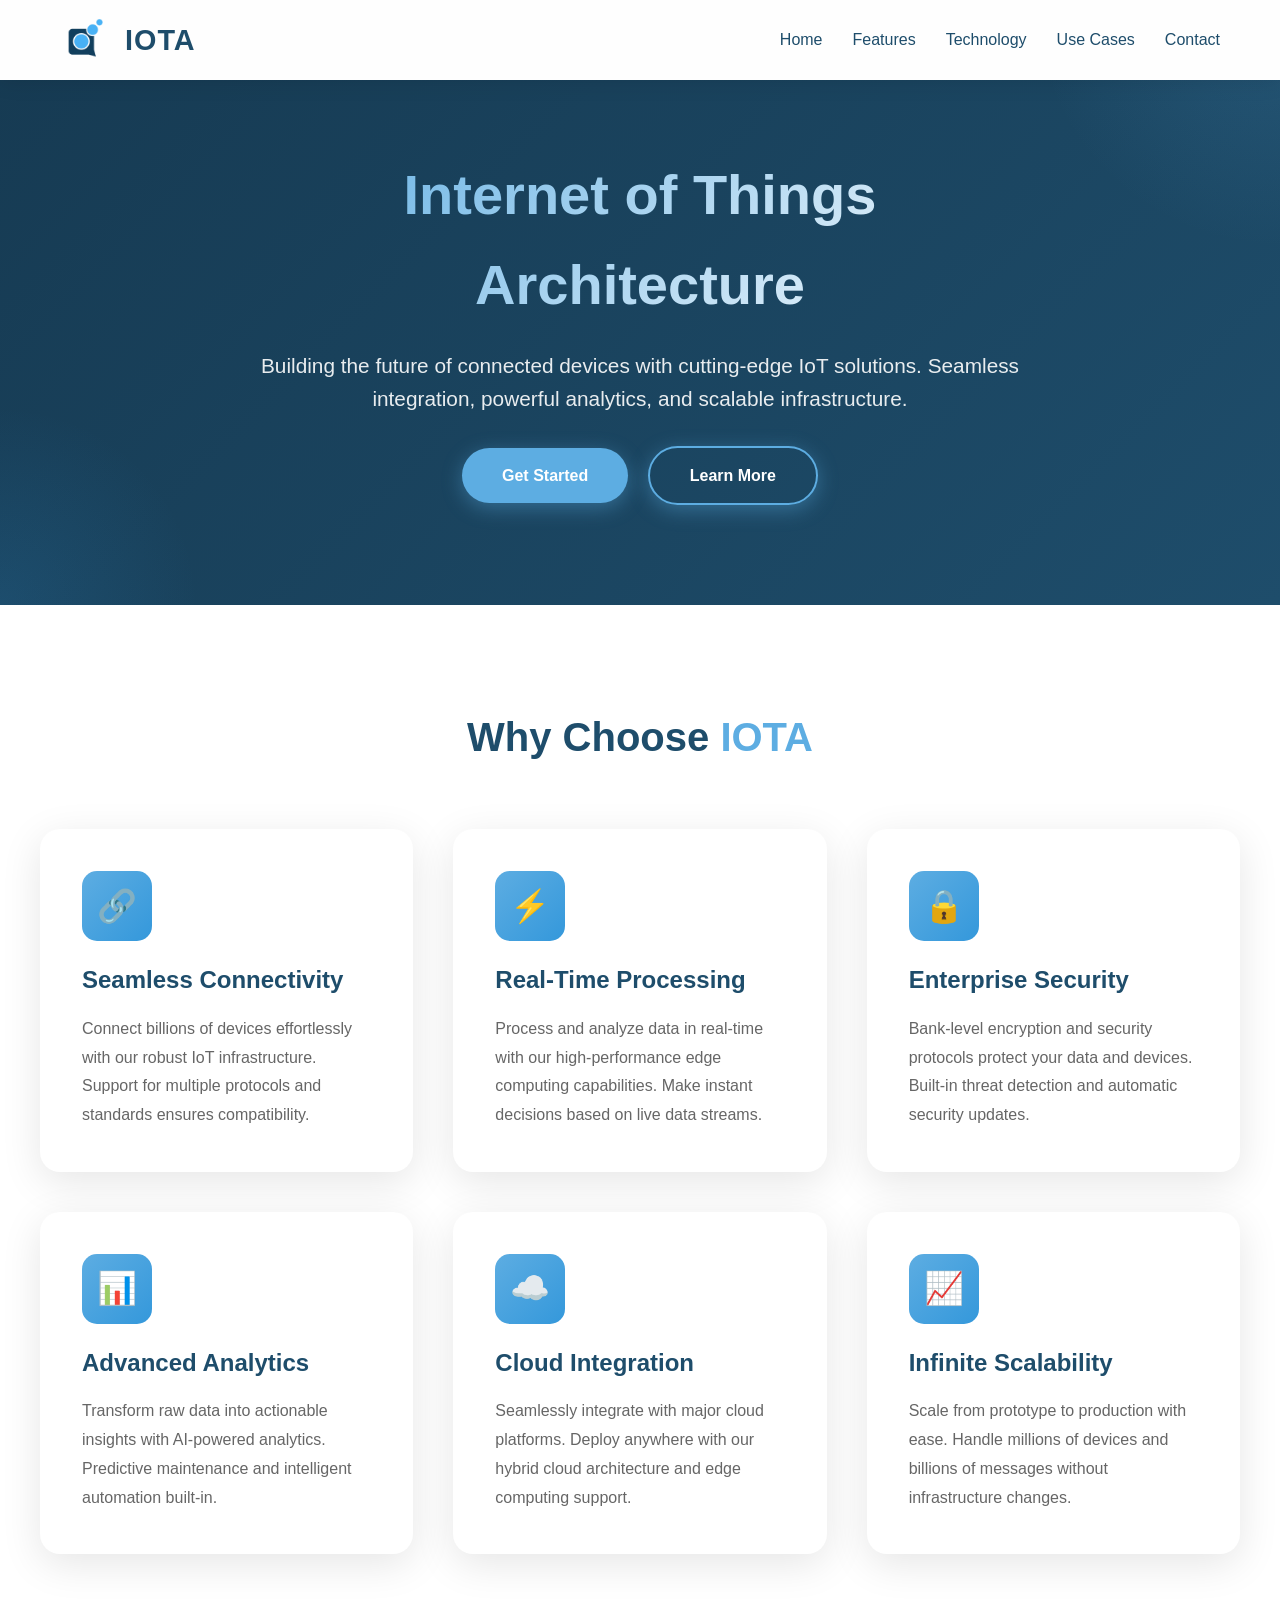
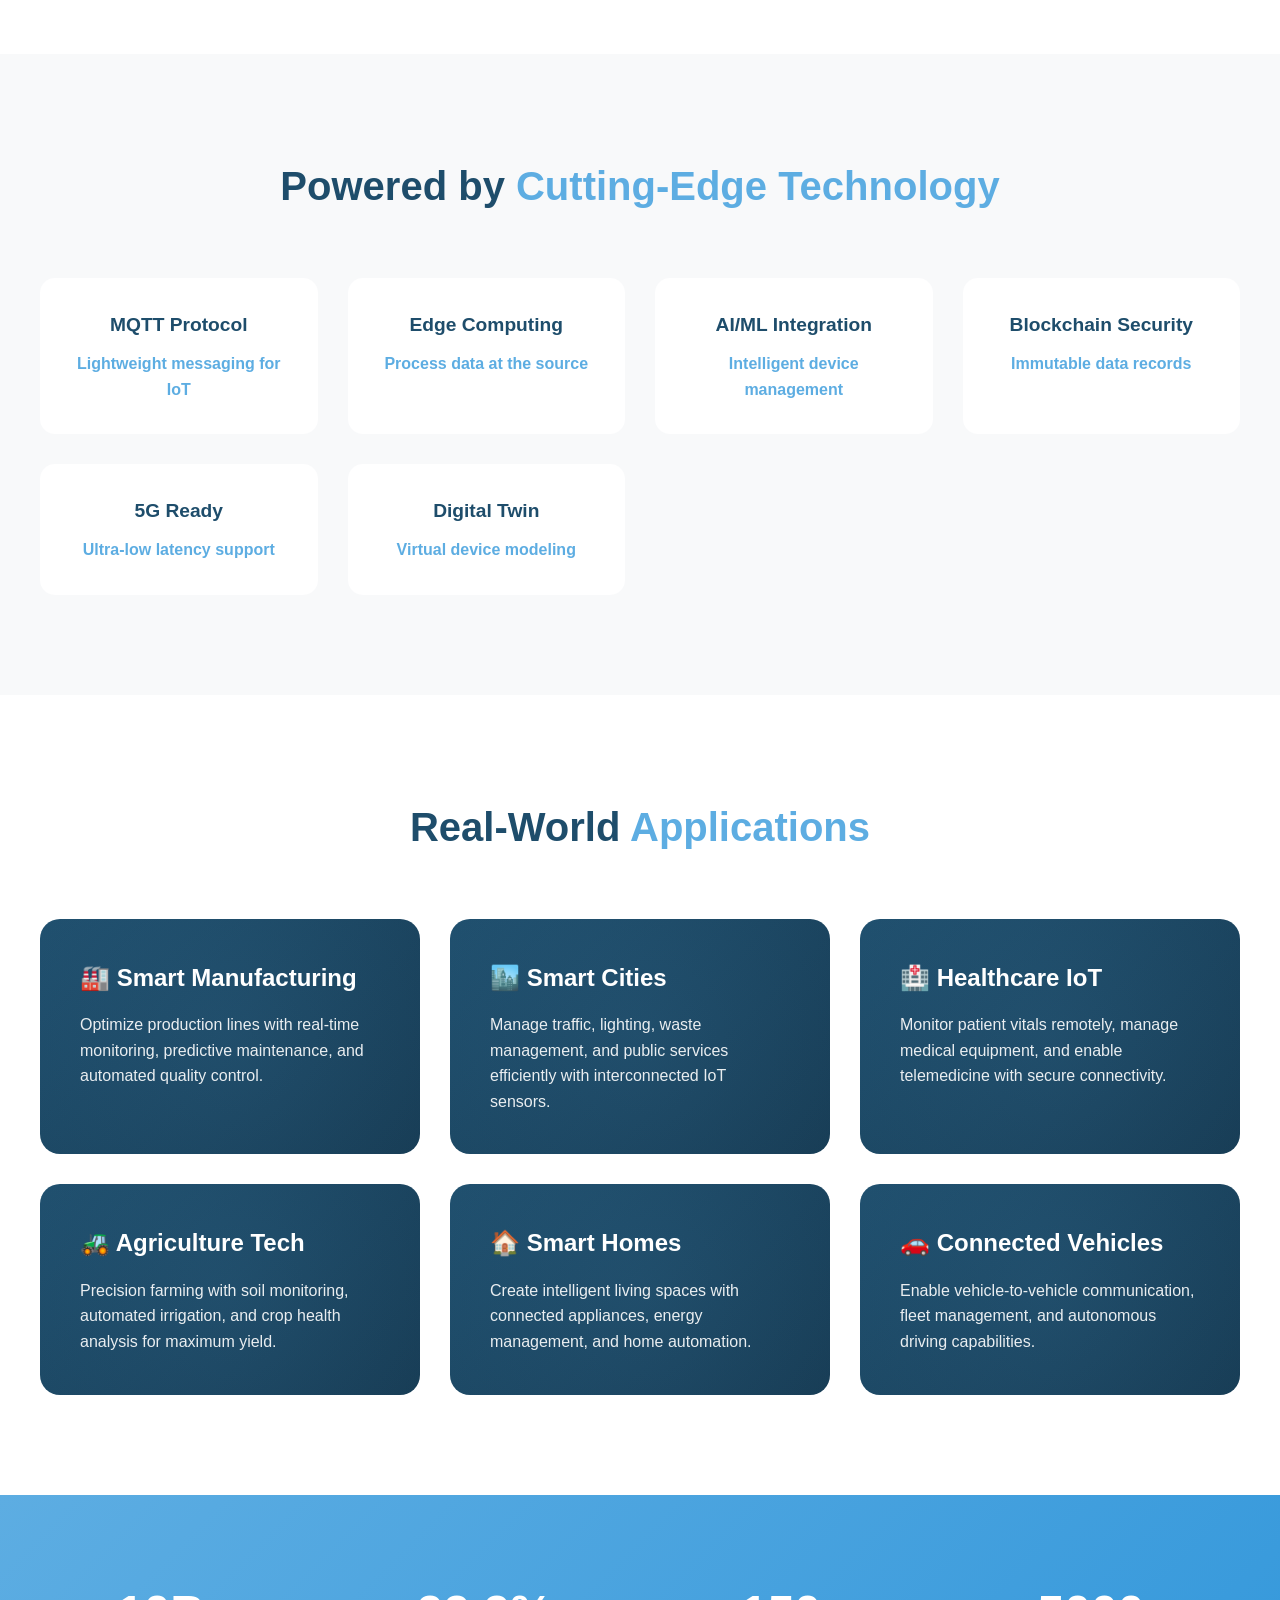
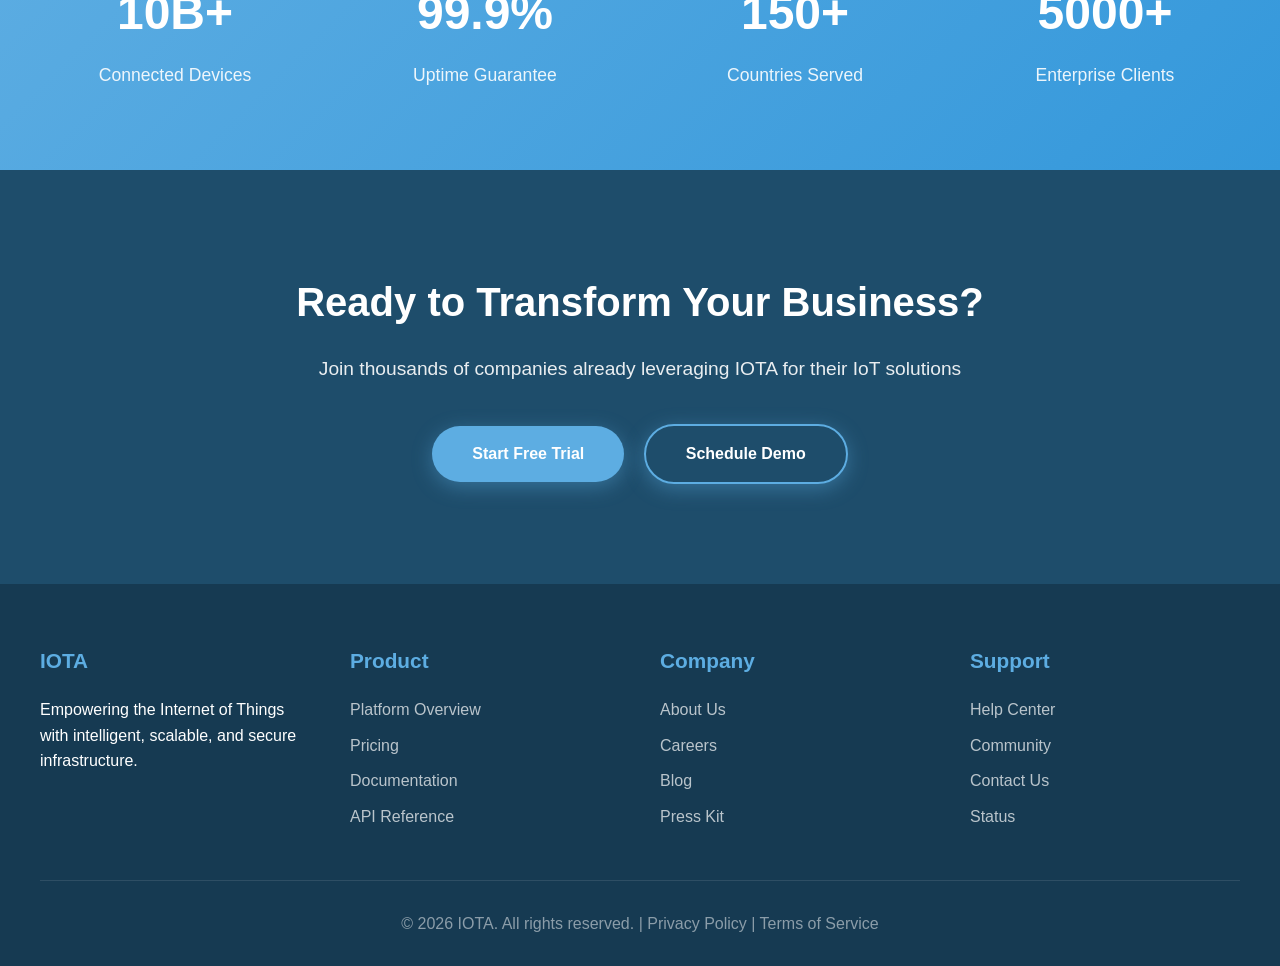
<file: index.html>
<!DOCTYPE html>
<html lang="en">
<head>
    <meta charset="UTF-8">
    <meta name="viewport" content="width=device-width, initial-scale=1.0">
    <title>IOTA - Internet of Things Architecture</title>
    <style>
        * {
            margin: 0;
            padding: 0;
            box-sizing: border-box;
        }

        :root {
            --primary: #5dade2;
            --secondary: #3498db;
            --dark: #1e4d6b;
            --darker: #163a52;
            --light: #f8f9fa;
            --white: #ffffff;
        }

        body {
            font-family: 'Segoe UI', Tahoma, Geneva, Verdana, sans-serif;
            line-height: 1.6;
            color: #333;
            overflow-x: hidden;
        }

        /* Navigation */
        nav {
            background: #fefefe;  /* 浅灰色背景，和logo背景一致 */
            padding: 15px 0;
            position: fixed;
            width: 100%;
            top: 0;
            z-index: 1000;
            box-shadow: 0 2px 20px rgba(0, 0, 0, 0.1);
        }

        nav .container {
            max-width: 1200px;
            margin: 0 auto;
            padding: 0 20px;
            display: flex;
            justify-content: space-between;
            align-items: center;
        }

        nav .logo-container {
            display: flex;
            align-items: center;
            gap: 15px;
        }

        nav .logo-img {
            height: 50px;
            width: 50px;
            object-fit: contain;
        }

        nav .logo-text {
            font-size: 1.8em;
            font-weight: bold;
            color: var(--dark);  /* 深蓝色文字 */
            letter-spacing: 1px;
        }

        nav ul {
            display: flex;
            list-style: none;
            gap: 30px;
        }

        nav a {
            color: var(--dark);  /* 深蓝色文字 */
            text-decoration: none;
            font-weight: 500;
            transition: color 0.3s;
        }

        nav a:hover {
            color: var(--primary);
        }

        /* Hero Section */
        .hero {
            background: linear-gradient(135deg, var(--darker) 0%, var(--dark) 100%);
            color: white;
            padding: 150px 20px 100px;
            text-align: center;
            position: relative;
            overflow: hidden;
        }

        .hero::before {
            content: '';
            position: absolute;
            width: 500px;
            height: 500px;
            background: radial-gradient(circle, var(--primary) 0%, transparent 70%);
            opacity: 0.15;
            top: -250px;
            right: -250px;
            border-radius: 50%;
        }

        .hero::after {
            content: '';
            position: absolute;
            width: 400px;
            height: 400px;
            background: radial-gradient(circle, var(--secondary) 0%, transparent 70%);
            opacity: 0.15;
            bottom: -200px;
            left: -200px;
            border-radius: 50%;
        }

        .hero-content {
            max-width: 800px;
            margin: 0 auto;
            position: relative;
            z-index: 1;
        }

        .hero h1 {
            font-size: 3.5em;
            margin-bottom: 20px;
            background: linear-gradient(135deg, var(--primary), var(--white));
            -webkit-background-clip: text;
            -webkit-text-fill-color: transparent;
            background-clip: text;
        }

        .hero p {
            font-size: 1.3em;
            margin-bottom: 30px;
            opacity: 0.9;
        }

        .btn {
            display: inline-block;
            padding: 15px 40px;
            background: var(--primary);
            color: white;
            text-decoration: none;
            border-radius: 50px;
            font-weight: 600;
            transition: all 0.3s;
            box-shadow: 0 5px 20px rgba(93, 173, 226, 0.4);
        }

        .btn:hover {
            transform: translateY(-3px);
            box-shadow: 0 8px 30px rgba(93, 173, 226, 0.6);
            background: var(--secondary);
        }

        .btn-outline {
            background: transparent;
            border: 2px solid var(--primary);
            margin-left: 15px;
        }

        .btn-outline:hover {
            background: var(--primary);
        }

        /* Features Section */
        .features {
            padding: 100px 20px;
            background: white;
        }

        .container {
            max-width: 1200px;
            margin: 0 auto;
        }

        .section-title {
            text-align: center;
            font-size: 2.5em;
            margin-bottom: 60px;
            color: var(--dark);
        }

        .section-title span {
            color: var(--primary);
        }

        .feature-grid {
            display: grid;
            grid-template-columns: repeat(auto-fit, minmax(300px, 1fr));
            gap: 40px;
        }

        .feature-card {
            background: white;
            padding: 40px;
            border-radius: 20px;
            box-shadow: 0 10px 40px rgba(0, 0, 0, 0.1);
            transition: transform 0.3s, box-shadow 0.3s;
            border: 2px solid transparent;
        }

        .feature-card:hover {
            transform: translateY(-10px);
            box-shadow: 0 20px 60px rgba(93, 173, 226, 0.3);
            border-color: var(--primary);
        }

        .feature-icon {
            width: 70px;
            height: 70px;
            background: linear-gradient(135deg, var(--primary), var(--secondary));
            border-radius: 15px;
            display: flex;
            align-items: center;
            justify-content: center;
            font-size: 2em;
            margin-bottom: 20px;
            color: white;
        }

        .feature-card h3 {
            font-size: 1.5em;
            margin-bottom: 15px;
            color: var(--dark);
        }

        .feature-card p {
            color: #666;
            line-height: 1.8;
        }

        /* Technology Section */
        .technology {
            background: var(--light);
            padding: 100px 20px;
        }

        .tech-grid {
            display: grid;
            grid-template-columns: repeat(auto-fit, minmax(250px, 1fr));
            gap: 30px;
            margin-top: 50px;
        }

        .tech-item {
            background: white;
            padding: 30px;
            border-radius: 15px;
            text-align: center;
            transition: transform 0.3s;
            border: 2px solid transparent;
        }

        .tech-item:hover {
            transform: scale(1.05);
            border-color: var(--primary);
        }

        .tech-item h4 {
            color: var(--dark);
            margin-bottom: 10px;
            font-size: 1.2em;
        }

        .tech-item p {
            color: var(--primary);
            font-weight: 600;
        }

        /* Use Cases Section */
        .use-cases {
            padding: 100px 20px;
            background: white;
        }

        .use-case-grid {
            display: grid;
            grid-template-columns: repeat(auto-fit, minmax(280px, 1fr));
            gap: 30px;
            margin-top: 50px;
        }

        .use-case {
            background: linear-gradient(135deg, var(--dark), var(--darker));
            color: white;
            padding: 40px;
            border-radius: 20px;
            position: relative;
            overflow: hidden;
            transition: transform 0.3s;
        }

        .use-case:hover {
            transform: translateY(-5px);
        }

        .use-case::before {
            content: '';
            position: absolute;
            top: -50%;
            right: -50%;
            width: 200%;
            height: 200%;
            background: radial-gradient(circle, var(--primary) 0%, transparent 70%);
            opacity: 0.1;
        }

        .use-case h3 {
            font-size: 1.5em;
            margin-bottom: 15px;
            position: relative;
            z-index: 1;
        }

        .use-case p {
            opacity: 0.9;
            position: relative;
            z-index: 1;
        }

        /* Stats Section */
        .stats {
            background: linear-gradient(135deg, var(--primary), var(--secondary));
            padding: 80px 20px;
            color: white;
        }

        .stats-grid {
            display: grid;
            grid-template-columns: repeat(auto-fit, minmax(200px, 1fr));
            gap: 40px;
            text-align: center;
        }

        .stat-item h2 {
            font-size: 3em;
            margin-bottom: 10px;
        }

        .stat-item p {
            font-size: 1.1em;
            opacity: 0.9;
        }

        /* CTA Section */
        .cta {
            background: var(--dark);
            color: white;
            padding: 100px 20px;
            text-align: center;
        }

        .cta h2 {
            font-size: 2.5em;
            margin-bottom: 20px;
        }

        .cta p {
            font-size: 1.2em;
            margin-bottom: 40px;
            opacity: 0.9;
        }

        /* Footer */
        footer {
            background: var(--darker);
            color: white;
            padding: 60px 20px 30px;
        }

        .footer-grid {
            display: grid;
            grid-template-columns: repeat(auto-fit, minmax(250px, 1fr));
            gap: 40px;
            margin-bottom: 40px;
        }

        .footer-section h4 {
            color: var(--primary);
            margin-bottom: 20px;
            font-size: 1.3em;
        }

        .footer-section ul {
            list-style: none;
        }

        .footer-section a {
            color: rgba(255, 255, 255, 0.7);
            text-decoration: none;
            display: block;
            margin-bottom: 10px;
            transition: color 0.3s;
        }

        .footer-section a:hover {
            color: var(--primary);
        }

        .footer-bottom {
            text-align: center;
            padding-top: 30px;
            border-top: 1px solid rgba(255, 255, 255, 0.1);
            color: rgba(255, 255, 255, 0.5);
        }

        /* Responsive */
        @media (max-width: 768px) {
            .hero h1 {
                font-size: 2.5em;
            }

            nav ul {
                display: none;
            }

            .btn-outline {
                margin-left: 0;
                margin-top: 15px;
            }

            nav .logo-text {
                font-size: 1.4em;
            }

            nav .logo-img {
                height: 40px;
                width: 40px;
            }
        }

        /* Animations */
        @keyframes float {
            0%, 100% { transform: translateY(0px); }
            50% { transform: translateY(-20px); }
        }

        .hero-content {
            animation: float 6s ease-in-out infinite;
        }

        /* Mobile Menu Button */
        .mobile-menu-btn {
            display: none;
            background: none;
            border: none;
            color: var(--dark);  /* 深蓝色 */
            font-size: 1.5em;
            cursor: pointer;
        }

        @media (max-width: 768px) {
            .mobile-menu-btn {
                display: block;
            }
        }
    </style>
</head>
<body>
    <!-- Navigation -->
    <nav>
        <div class="container">
            <div class="logo-container">
                <img src="IOTA.png" alt="IOTA Logo" class="logo-img">
                <div class="logo-text">IOTA</div>
            </div>
            <ul>
                <li><a href="#home">Home</a></li>
                <li><a href="#features">Features</a></li>
                <li><a href="#technology">Technology</a></li>
                <li><a href="#use-cases">Use Cases</a></li>
                <li><a href="#contact">Contact</a></li>
            </ul>
            <button class="mobile-menu-btn">☰</button>
        </div>
    </nav>

    <!-- Hero Section -->
    <section class="hero" id="home">
        <div class="hero-content">
            <h1>Internet of Things Architecture</h1>
            <p>Building the future of connected devices with cutting-edge IoT solutions. Seamless integration, powerful analytics, and scalable infrastructure.</p>
            <a href="#features" class="btn">Get Started</a>
            <a href="#contact" class="btn btn-outline">Learn More</a>
        </div>
    </section>

    <!-- Features Section -->
    <section class="features" id="features">
        <div class="container">
            <h2 class="section-title">Why Choose <span>IOTA</span></h2>
            <div class="feature-grid">
                <div class="feature-card">
                    <div class="feature-icon">🔗</div>
                    <h3>Seamless Connectivity</h3>
                    <p>Connect billions of devices effortlessly with our robust IoT infrastructure. Support for multiple protocols and standards ensures compatibility.</p>
                </div>
                <div class="feature-card">
                    <div class="feature-icon">⚡</div>
                    <h3>Real-Time Processing</h3>
                    <p>Process and analyze data in real-time with our high-performance edge computing capabilities. Make instant decisions based on live data streams.</p>
                </div>
                <div class="feature-card">
                    <div class="feature-icon">🔒</div>
                    <h3>Enterprise Security</h3>
                    <p>Bank-level encryption and security protocols protect your data and devices. Built-in threat detection and automatic security updates.</p>
                </div>
                <div class="feature-card">
                    <div class="feature-icon">📊</div>
                    <h3>Advanced Analytics</h3>
                    <p>Transform raw data into actionable insights with AI-powered analytics. Predictive maintenance and intelligent automation built-in.</p>
                </div>
                <div class="feature-card">
                    <div class="feature-icon">☁️</div>
                    <h3>Cloud Integration</h3>
                    <p>Seamlessly integrate with major cloud platforms. Deploy anywhere with our hybrid cloud architecture and edge computing support.</p>
                </div>
                <div class="feature-card">
                    <div class="feature-icon">📈</div>
                    <h3>Infinite Scalability</h3>
                    <p>Scale from prototype to production with ease. Handle millions of devices and billions of messages without infrastructure changes.</p>
                </div>
            </div>
        </div>
    </section>

    <!-- Technology Stack -->
    <section class="technology" id="technology">
        <div class="container">
            <h2 class="section-title">Powered by <span>Cutting-Edge Technology</span></h2>
            <div class="tech-grid">
                <div class="tech-item">
                    <h4>MQTT Protocol</h4>
                    <p>Lightweight messaging for IoT</p>
                </div>
                <div class="tech-item">
                    <h4>Edge Computing</h4>
                    <p>Process data at the source</p>
                </div>
                <div class="tech-item">
                    <h4>AI/ML Integration</h4>
                    <p>Intelligent device management</p>
                </div>
                <div class="tech-item">
                    <h4>Blockchain Security</h4>
                    <p>Immutable data records</p>
                </div>
                <div class="tech-item">
                    <h4>5G Ready</h4>
                    <p>Ultra-low latency support</p>
                </div>
                <div class="tech-item">
                    <h4>Digital Twin</h4>
                    <p>Virtual device modeling</p>
                </div>
            </div>
        </div>
    </section>

    <!-- Use Cases -->
    <section class="use-cases" id="use-cases">
        <div class="container">
            <h2 class="section-title">Real-World <span>Applications</span></h2>
            <div class="use-case-grid">
                <div class="use-case">
                    <h3>🏭 Smart Manufacturing</h3>
                    <p>Optimize production lines with real-time monitoring, predictive maintenance, and automated quality control.</p>
                </div>
                <div class="use-case">
                    <h3>🏙️ Smart Cities</h3>
                    <p>Manage traffic, lighting, waste management, and public services efficiently with interconnected IoT sensors.</p>
                </div>
                <div class="use-case">
                    <h3>🏥 Healthcare IoT</h3>
                    <p>Monitor patient vitals remotely, manage medical equipment, and enable telemedicine with secure connectivity.</p>
                </div>
                <div class="use-case">
                    <h3>🚜 Agriculture Tech</h3>
                    <p>Precision farming with soil monitoring, automated irrigation, and crop health analysis for maximum yield.</p>
                </div>
                <div class="use-case">
                    <h3>🏠 Smart Homes</h3>
                    <p>Create intelligent living spaces with connected appliances, energy management, and home automation.</p>
                </div>
                <div class="use-case">
                    <h3>🚗 Connected Vehicles</h3>
                    <p>Enable vehicle-to-vehicle communication, fleet management, and autonomous driving capabilities.</p>
                </div>
            </div>
        </div>
    </section>

    <!-- Stats Section -->
    <section class="stats">
        <div class="container">
            <div class="stats-grid">
                <div class="stat-item">
                    <h2>10B+</h2>
                    <p>Connected Devices</p>
                </div>
                <div class="stat-item">
                    <h2>99.9%</h2>
                    <p>Uptime Guarantee</p>
                </div>
                <div class="stat-item">
                    <h2>150+</h2>
                    <p>Countries Served</p>
                </div>
                <div class="stat-item">
                    <h2>5000+</h2>
                    <p>Enterprise Clients</p>
                </div>
            </div>
        </div>
    </section>

    <!-- CTA Section -->
    <section class="cta" id="contact">
        <div class="container">
            <h2>Ready to Transform Your Business?</h2>
            <p>Join thousands of companies already leveraging IOTA for their IoT solutions</p>
            <a href="#" class="btn">Start Free Trial</a>
            <a href="#" class="btn btn-outline">Schedule Demo</a>
        </div>
    </section>

    <!-- Footer -->
    <footer>
        <div class="container">
            <div class="footer-grid">
                <div class="footer-section">
                    <h4>IOTA</h4>
                    <p>Empowering the Internet of Things with intelligent, scalable, and secure infrastructure.</p>
                </div>
                <div class="footer-section">
                    <h4>Product</h4>
                    <ul>
                        <li><a href="#">Platform Overview</a></li>
                        <li><a href="#">Pricing</a></li>
                        <li><a href="#">Documentation</a></li>
                        <li><a href="#">API Reference</a></li>
                    </ul>
                </div>
                <div class="footer-section">
                    <h4>Company</h4>
                    <ul>
                        <li><a href="#">About Us</a></li>
                        <li><a href="#">Careers</a></li>
                        <li><a href="#">Blog</a></li>
                        <li><a href="#">Press Kit</a></li>
                    </ul>
                </div>
                <div class="footer-section">
                    <h4>Support</h4>
                    <ul>
                        <li><a href="#">Help Center</a></li>
                        <li><a href="#">Community</a></li>
                        <li><a href="#">Contact Us</a></li>
                        <li><a href="#">Status</a></li>
                    </ul>
                </div>
            </div>
            <div class="footer-bottom">
                <p>&copy; 2026 IOTA. All rights reserved. | Privacy Policy | Terms of Service</p>
            </div>
        </div>
    </footer>
</body>
</html>
</file>
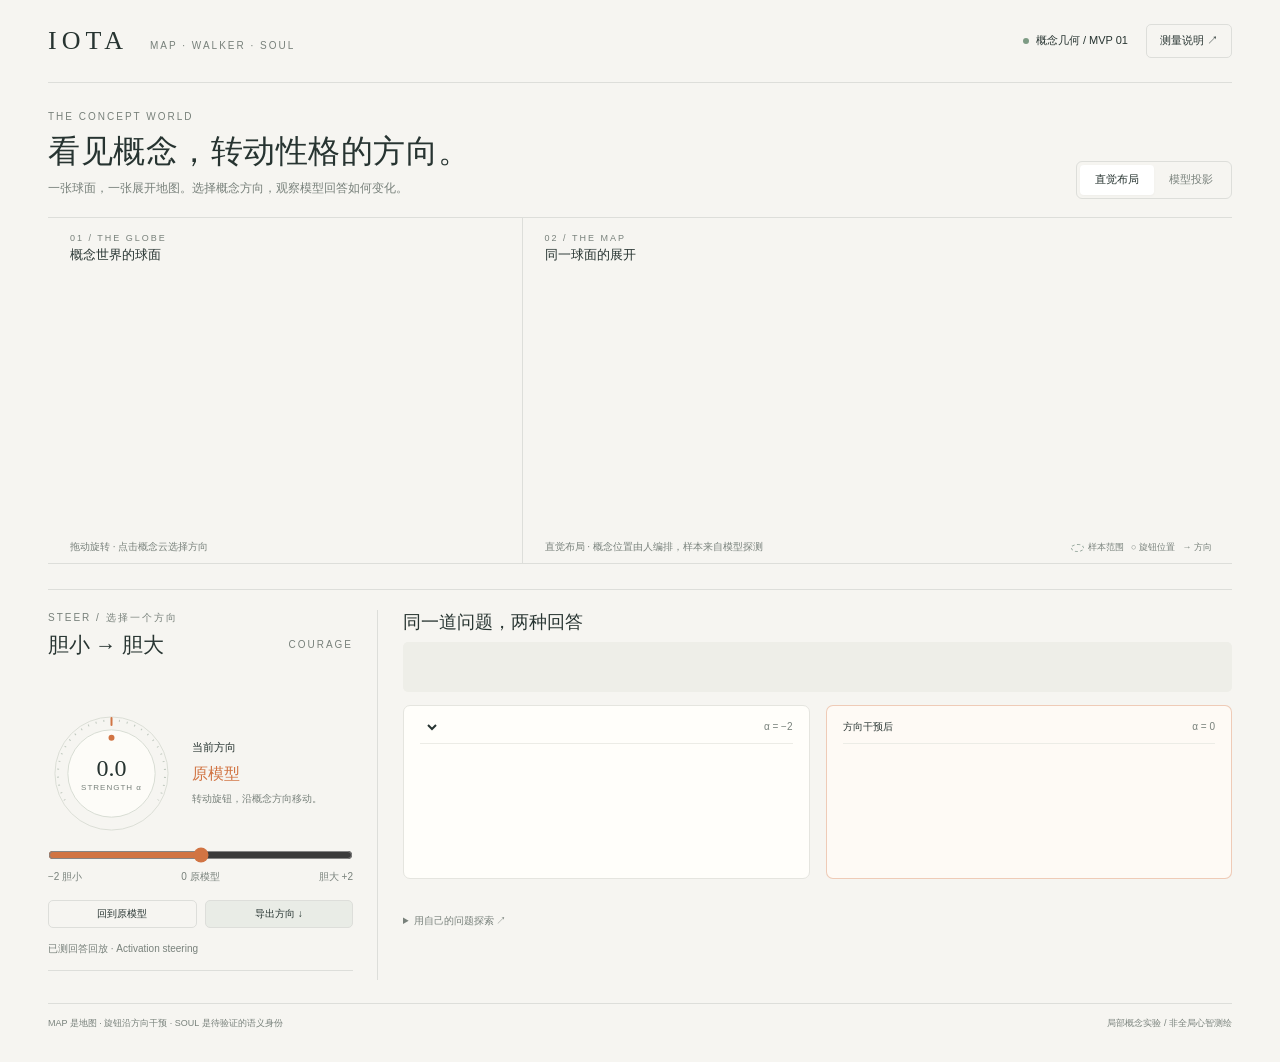
<file: geometry_mvp/page.html>
<!doctype html>
<html lang="zh-CN">
<head>
<meta charset="utf-8"><meta name="viewport" content="width=device-width, initial-scale=1">
<title>IOTA · Concept World</title>
<style>
:root{--paper:#f6f5f1;--ink:#273431;--muted:#78817b;--line:#dddeda;--accent:#d17443;--serif:Georgia,'Noto Serif SC','Songti SC',serif;--sans:Inter,'PingFang SC','Microsoft YaHei',sans-serif}*{box-sizing:border-box}body{margin:0;background:var(--paper);color:var(--ink);font:14px/1.6 var(--sans)}button,input,textarea,select{font:inherit}button{cursor:pointer;color:inherit}button:focus-visible,a:focus-visible,input:focus-visible,textarea:focus-visible,select:focus-visible{outline:2px solid var(--accent);outline-offset:4px}button:disabled{opacity:.5;cursor:wait}.shell{max-width:1520px;margin:auto;padding:0 48px 32px}header{height:83px;display:flex;align-items:center;justify-content:space-between;border-bottom:1px solid var(--line)}.brand{font:26px var(--serif);letter-spacing:5px}.brand span{font:10px var(--sans);letter-spacing:2px;display:inline-block;margin-left:22px;color:var(--muted)}.header-right{display:flex;align-items:center;gap:18px;font-size:11px}.dot{width:6px;height:6px;background:#7d9b84;border-radius:50%;display:inline-block;margin-right:7px}.outline{border:1px solid var(--line);background:transparent;padding:7px 13px;border-radius:5px}.intro{display:flex;justify-content:space-between;align-items:flex-end;padding:26px 0 18px}.eyebrow{font-size:10px;letter-spacing:2px;color:var(--muted)}h1{font:32px/1.2 var(--serif);font-weight:400;margin:7px 0 9px;letter-spacing:.5px}.intro p{margin:0;color:var(--muted);font-size:12px}.toggle{display:flex;border:1px solid var(--line);border-radius:6px;padding:3px;flex-shrink:0}.toggle button{border:0;background:transparent;border-radius:4px;padding:6px 15px;font-size:11px;color:var(--muted)}.toggle button.selected{background:white;color:var(--ink);box-shadow:0 1px 3px #00000008}.atlas{border-top:1px solid var(--line);border-bottom:1px solid var(--line);display:grid;grid-template-columns:40% 60%;position:relative}.map-panel{position:relative;min-width:0}.map-panel+.map-panel{border-left:1px solid var(--line)}.panel-title{position:absolute;left:22px;top:15px;z-index:2;font:13px var(--serif)}.panel-title b{font:9px var(--sans);letter-spacing:2px;color:var(--muted);display:block;margin-bottom:3px;font-weight:400}.map-panel canvas{display:block;width:100%;height:345px;touch-action:none}.globe canvas{cursor:grab}.globe canvas:active{cursor:grabbing}.panel-foot{position:absolute;left:22px;bottom:8px;font-size:10px;color:var(--muted);pointer-events:none}.map-key{position:absolute;right:20px;bottom:8px;font-size:9px;color:var(--muted)}.key-circle{display:inline-block;border:1px dashed #9baba1;border-radius:50%;width:13px;height:8px;vertical-align:middle;margin-right:4px}.legend{display:flex;gap:10px 19px;flex-wrap:wrap;padding:12px 0 13px}.axis-chip{border:0;background:transparent;padding:2px 0;font-size:11px;display:flex;align-items:center;gap:5px;color:var(--muted)}.axis-chip i{height:6px;width:6px;border-radius:50%;background:var(--c)}.axis-chip[aria-pressed=true]{color:var(--ink)}.axis-chip[aria-pressed=true] span{border-bottom:1px solid var(--c)}.legend-note{margin-left:auto;font-size:10px;color:var(--muted);align-self:center}.workbench{display:grid;grid-template-columns:330px 1fr;gap:25px;border-top:1px solid var(--line);padding-top:20px}.control{padding-right:24px;border-right:1px solid var(--line)}.control-heading{display:flex;justify-content:space-between;align-items:center}.control h2{font:21px var(--serif);margin:5px 0}.direction-description{font-size:11px;color:var(--muted);margin:3px 0 8px;min-height:35px}.dial-layout{display:flex;align-items:center;gap:17px}.dial{position:relative;width:127px;height:127px;flex-shrink:0;touch-action:none;border:0;border-radius:50%;background:transparent;padding:0}.dial svg{width:100%;height:100%;display:block}.dial .rotor{transform-origin:64px 64px;transform:rotate(var(--angle));transition:transform .14s ease}.dial-value{position:absolute;inset:0;display:flex;flex-direction:column;align-items:center;justify-content:center;pointer-events:none;font:24px var(--serif)}.dial-value small{font:8px var(--sans);color:var(--muted);letter-spacing:1px;margin-top:1px}.dial-side{font-size:11px;flex:1}.dial-side strong{font-size:16px;font-weight:400;display:block;color:var(--accent);margin:4px 0}.dial-side p{margin:0;color:var(--muted);font-size:10px}input[type=range]{width:100%;accent-color:var(--accent);margin:10px 0 0;cursor:pointer}.range-labels{display:flex;justify-content:space-between;font-size:10px;color:var(--muted)}.control-actions{display:flex;gap:8px;margin-top:15px}.control-actions button{flex:1;border:1px solid var(--line);border-radius:5px;background:transparent;padding:5px;font-size:10px}.control-actions button:last-child{background:#e9ece6}.live-note{font-size:10px;color:var(--muted);margin-top:13px}.model-label{font-size:10px;color:var(--muted);line-height:1.5;margin:13px 0 0;border-top:1px solid var(--line);padding-top:9px}.response-top{display:flex;justify-content:space-between;align-items:center;margin-bottom:8px}.response-top h2{margin:0;font:18px var(--serif)}.tabs{display:flex;gap:3px}.tabs button{font-size:10px;background:transparent;border:0;padding:5px 8px;color:var(--muted);border-radius:4px}.tabs button.active{background:#e8ece6;color:var(--ink)}.scenario-line{background:#eeeee8;padding:10px 13px;border-radius:5px;font-size:12px;min-height:50px}.responses{display:grid;grid-template-columns:1fr 1fr;gap:16px;margin-top:13px}.response-card{background:#fffefa;border:1px solid #e5e5df;border-radius:7px;padding:13px 16px;min-height:174px}.response-card.steered{border-color:color-mix(in srgb,var(--accent),transparent 65%);background:color-mix(in srgb,var(--accent) 3%,#fffefa)}.card-head{display:flex;justify-content:space-between;font-size:10px;color:var(--muted);border-bottom:1px solid #ecece6;padding-bottom:8px}.card-head b{font-weight:500;color:var(--ink)}.response-card p{font-size:12px;line-height:1.9;margin:11px 0 3px;white-space:pre-wrap;overflow-wrap:anywhere}.sample-label{font-size:9px;color:var(--muted);margin:8px 0 0;min-height:16px}.custom{margin-top:10px}.custom summary{font-size:10px;color:var(--muted);cursor:pointer}.custom-row{display:flex;gap:8px;margin-top:8px}.custom textarea{width:100%;height:54px;resize:vertical;border:1px solid var(--line);border-radius:4px;background:#fffefa;padding:7px;font-size:12px}.custom button{white-space:nowrap;border:1px solid var(--line);background:#e8ece6;border-radius:4px;font-size:10px;padding:0 12px}.custom small{font-size:10px;color:var(--muted)}footer{border-top:1px solid var(--line);margin-top:23px;padding-top:12px;display:flex;justify-content:space-between;color:var(--muted);font-size:9px}.tooltip{position:fixed;z-index:10;pointer-events:none;max-width:255px;background:#fffefa;border:1px solid var(--line);border-radius:6px;padding:11px;box-shadow:0 5px 30px #27343112;font-size:11px}.tooltip b{font-weight:500}.tooltip p{margin:4px 0;color:var(--muted)}.tooltip[hidden]{display:none}dialog{border:1px solid var(--line);border-radius:10px;max-width:610px;width:90vw;padding:26px;background:var(--paper);color:var(--ink)}dialog::backdrop{background:#27343155;backdrop-filter:blur(3px)}dialog h2{font:24px var(--serif);margin:0 0 17px}dialog p{font-size:12px;color:#68736b}dialog .close{float:right}dialog dl{display:grid;grid-template-columns:125px 1fr;gap:8px;font-size:11px}dialog dt{color:var(--muted)}dialog dd{margin:0;overflow-wrap:anywhere}dialog code{font-size:10px}.empty{padding:100px 25px;max-width:700px;margin:auto}.status-error{color:#a35640}.canvas-alt{position:absolute;width:1px;height:1px;overflow:hidden;clip-path:inset(50%)}@media(min-width:1500px){.map-panel canvas{height:400px}.workbench{grid-template-columns:350px 1fr}.response-card{min-height:185px}}@media(max-width:1000px){.shell{padding:0 24px 25px}.workbench{grid-template-columns:265px 1fr;gap:18px}.control{padding-right:18px}.map-panel canvas{height:300px}.brand span{display:none}.dial{width:112px;height:112px}.responses{gap:9px}.response-card{padding:11px}.response-top{align-items:flex-start}.tabs{flex-wrap:wrap;justify-content:flex-end}.map-key{display:none}}@media(max-width:720px){.shell{padding:0 16px 24px}header{height:66px}.header-right{gap:8px;font-size:9px}.header-right .outline{padding:5px 8px}.intro{display:block;padding:23px 0 17px}h1{font-size:26px}.toggle{display:inline-flex;margin-top:15px}.atlas{grid-template-columns:1fr}.map-panel+.map-panel{border-left:0;border-top:1px solid var(--line)}.map-panel canvas{height:305px}.panel-title{top:10px;left:12px}.panel-foot{left:12px}.workbench{grid-template-columns:1fr;gap:20px}.control{padding:0 0 17px;border-right:0;border-bottom:1px solid var(--line)}.dial-layout{justify-content:center}.dial-side{max-width:160px}.direction-description{min-height:0}.legend-note{width:100%;margin:0}.response-top{display:block}.tabs{justify-content:flex-start;margin-top:8px}.responses{grid-template-columns:1fr}.response-card{min-height:140px}footer{gap:15px}.model-label{margin-top:10px}}
</style>
</head>
<body>
<main class="shell">
<header><div class="brand">IOTA<span>MAP · WALKER · SOUL</span></div><div class="header-right"><span id="model-status"><i class="dot"></i>概念几何 / MVP 01</span><button class="outline" id="about">测量说明 ↗</button></div></header>
<section class="intro"><div><div class="eyebrow">THE CONCEPT WORLD</div><h1>看见概念，转动性格的方向。</h1><p>一张球面，一张展开地图。选择概念方向，观察模型回答如何变化。</p></div><div class="toggle" aria-label="地图布局"><button id="intuitive" class="selected" aria-pressed="true">直觉布局</button><button id="measured" aria-pressed="false">模型投影</button></div></section>
<section class="atlas" aria-label="概念地图"><div class="map-panel globe"><div class="panel-title"><b>01 / THE GLOBE</b>概念世界的球面</div><canvas id="globe" aria-label="可拖动旋转的概念球面"></canvas><div class="canvas-alt">地图上的概念也可通过下方七组方向按钮选择。</div><span class="panel-foot">拖动旋转 · 点击概念云选择方向</span></div><div class="map-panel"><div class="panel-title"><b>02 / THE MAP</b>同一球面的展开</div><canvas id="flat" aria-label="与球面使用相同坐标的概念展开地图"></canvas><span class="panel-foot" id="layout-caption">直觉布局 · 概念位置由人编排，样本来自模型探测</span><span class="map-key"><i class="key-circle"></i>样本范围 &nbsp; ○ 旋钮位置 &nbsp; → 方向</span></div></section>
<div class="legend" id="legend"></div>
<section class="workbench"><aside class="control"><div class="eyebrow">STEER / 选择一个方向</div><div class="control-heading"><h2 id="direction-title">胆小 → 胆大</h2><span id="direction-id" class="eyebrow">COURAGE</span></div><p class="direction-description" id="direction-description"></p><div class="dial-layout"><div class="dial" id="dial" role="slider" tabindex="0" aria-label="概念方向强度" aria-valuemin="-2" aria-valuemax="2" aria-valuenow="0"><svg viewBox="0 0 128 128" aria-hidden="true"><circle cx="64" cy="64" r="57" fill="none" stroke="#dbded6" stroke-width="1"/><path d="M 17 91 A 54 54 0 1 1 111 91" fill="none" stroke="#bfc8be" stroke-width="2" stroke-dasharray="1 7"/><circle cx="64" cy="64" r="44" fill="#fdfcf8" stroke="#d8ddd4"/><g class="rotor"><circle cx="64" cy="28" r="3" fill="var(--accent)"/><line x1="64" y1="15" x2="64" y2="8" stroke="var(--accent)" stroke-width="2" stroke-linecap="round"/></g></svg><span class="dial-value"><span id="strength-value">0.0</span><small>STRENGTH α</small></span></div><div class="dial-side"><span>当前方向</span><strong id="current-trait">原模型</strong><p id="strength-description">转动旋钮，沿概念方向移动。</p></div></div><input type="range" id="strength" min="-2" max="2" step="1" value="0" aria-label="干预强度"><div class="range-labels"><span id="negative-label">−2 胆小</span><span>0 原模型</span><span id="positive-label">胆大 +2</span></div><div class="control-actions"><button id="reset">回到原模型</button><button id="export">导出方向 ↓</button></div><div class="live-note" id="connection-status">已测回答回放 · Activation steering</div><p class="model-label" id="model-label"></p></aside>
<div class="response-area"><div class="response-top"><h2>同一道问题，两种回答</h2><div class="tabs" id="scenarios"></div></div><div class="scenario-line" id="prompt"></div><div class="responses"><article class="response-card"><div class="card-head"><select id="baseline-choice" aria-label="对比起点" style="border:0;background:transparent;font-size:10px;color:var(--ink);max-width:80%"></select><span id="baseline-alpha">α = −2</span></div><p id="baseline"></p><div class="sample-label" id="baseline-note"></div></article><article class="response-card steered"><div class="card-head"><b id="steered-title">方向干预后</b><span id="steered-alpha">α = 0</span></div><p id="steered"></p><div class="sample-label" id="steered-note"></div></article></div><div class="sample-label" id="response-status" role="status" aria-live="polite"></div><details class="custom"><summary>用自己的问题探索 ↗</summary><div class="custom-row"><textarea id="custom-prompt" aria-label="自定义模型问题" placeholder="输入一个问题，比较两个方向下的模型回答…"></textarea><button id="generate">运行对比</button></div><small id="custom-hint">自定义问题需要启动本地实时模型服务；上方三个问题可离线操作。</small></details></div></section>
<footer><span>MAP 是地图 · 旋钮沿方向干预 · SOUL 是待验证的语义身份</span><span id="footer-measurement">局部概念实验 / 非全局心智测绘</span></footer>
</main>
<div class="tooltip" id="tooltip" hidden></div>
<dialog id="details"><button class="outline close" id="close-details">关闭</button><h2>这张地图从哪里来？</h2><p>“直觉布局”按照概念含义编排位置。“模型投影”把同一批人工对照回答在模型中间层的 activation 做 PCA 三维投影，再归一化到球面。球面与展开地图使用同一套坐标。</p><dl id="measurement-details"></dl><p>每一组方向由八对人工编写的对照回答测量。旋钮把这些回答的平均 activation 差加入模型中间层，然后用相同提示生成回答。它可能改变表达，也可能损害回答；方向名称是实验目标，尚不是稳定性格认证。箭头连接两个概念样本中心，圆点表示旋钮参数，不是再次测得的模型人格坐标。</p><p>当前操作是生成时的 activation steering，权重保持不变。导出文件包含完整的高维方向向量与强度配置；持久改变模型还需要另行训练和检验。三维投影不能保留所有高维关系，也不能用来比较未经对齐的其他模型。</p></dialog>
<script id="iota-data" type="application/json">__IOTA_DATA__</script>
<script>
"use strict";
const DATA=JSON.parse(document.getElementById('iota-data').textContent);
const $=id=>document.getElementById(id), TAU=Math.PI*2, RAD=Math.PI/180;
const state={axis:'courage',strength:2,baselineStrength:-2,scenario:'challenge',layout:'intuitive',yaw:25*RAD,pitch:10*RAD,live:false,custom:null,busy:false};
const hits={globe:[],flat:[]};let points=[],centers={},activeDial=false,drag=null,lastDrag=0,frame=0,generationTimer=0;
function normalize(v){const n=Math.hypot(...v)||1;return v.map(x=>x/n)}
function dot(a,b){return a.reduce((s,v,i)=>s+v*b[i],0)}
function spherical(lon,lat){return [Math.cos(lat)*Math.sin(lon),Math.sin(lat),Math.cos(lat)*Math.cos(lon)]}
function lonlat(v){return [Math.atan2(v[0],v[2]),Math.asin(Math.max(-1,Math.min(1,v[1])))]}
function slerp(a,b,t){const angle=Math.acos(Math.max(-1,Math.min(1,dot(a,b))));if(angle<1e-6)return a;if(Math.sin(angle)<1e-6)return normalize(a.map((x,i)=>x*(1-t)+b[i]*t));const s=Math.sin(angle);return a.map((x,i)=>(Math.sin((1-t)*angle)*x+Math.sin(t*angle)*b[i])/s)}
function axis(){return DATA.atlas.axes.find(a=>a.id===state.axis)}
function trait(strength=state.strength){return strength===0?'原模型':strength>0?axis().positive:axis().negative}
function buildPoints(){
 points=DATA.atlas.points.map(p=>{let v=p.xyz;if(state.layout==='intuitive'){const i=Number(p.id.split('-').pop());const coord=DATA.human_layout.coordinates[p.axis][p.side];const lon=coord[0]*RAD,lat=coord[1]*RAD;const phi=i*2.39996,spread=9+3*(i%3);v=spherical(lon+Math.cos(phi)*spread*RAD/Math.max(.5,Math.cos(lat)),lat+Math.sin(phi)*spread*.65*RAD)}return {...p,v}});
 centers={};for(const a of DATA.atlas.axes)for(const side of ['negative','positive']){const cloud=points.filter(p=>p.axis===a.id&&p.side===side);centers[a.id+'-'+side]=normalize([0,1,2].map(i=>cloud.reduce((s,p)=>s+p.v[i]*(state.layout==='measured'?p.radius:1),0)))}
}
function setupCanvas(id){const c=$(id),r=c.getBoundingClientRect(),dpr=window.devicePixelRatio||1;c.width=Math.round(r.width*dpr);c.height=Math.round(r.height*dpr);const ctx=c.getContext('2d');ctx.scale(dpr,dpr);return {c,ctx,w:r.width,h:r.height}}
function projector(id,w,h){
 if(id==='globe')return v=>{const [lon,lat]=lonlat(v),p=spherical(lon-state.yaw,lat);const y=p[1]*Math.cos(state.pitch)-p[2]*Math.sin(state.pitch),z=p[1]*Math.sin(state.pitch)+p[2]*Math.cos(state.pitch),r=Math.min(w*.39,h*.39);return {x:w/2+p[0]*r,y:h*.53-y*r,z}};
 return v=>{const [lambda,lat]=lonlat(v);let theta=lat;for(let i=0;i<8;i++){const den=2+2*Math.cos(2*theta);if(den<1e-8)break;theta-=(2*theta+Math.sin(2*theta)-Math.PI*Math.sin(lat))/den}return {x:w*.5+lambda/Math.PI*Math.cos(theta)*w*.45,y:h*.54-Math.sin(theta)*h*.365,z:1}};
}
function pathLine(ctx,values,project,w,front=true){let started=false,last=null;ctx.beginPath();for(const v of values){const p=project(v);if((front&&p.z<0)||(last&&Math.abs(p.x-last.x)>w*.5)){started=false;last=p;continue}if(!started){ctx.moveTo(p.x,p.y);started=true}else ctx.lineTo(p.x,p.y);last=p}ctx.stroke()}
function cloudEllipse(ctx,cloud,color){if(cloud.length<3)return;const mx=cloud.reduce((s,p)=>s+p.x,0)/cloud.length,my=cloud.reduce((s,p)=>s+p.y,0)/cloud.length;let a=0,b=0,c=0;for(const p of cloud){a+=(p.x-mx)**2;b+=(p.x-mx)*(p.y-my);c+=(p.y-my)**2}a/=cloud.length;b/=cloud.length;c/=cloud.length;const disc=Math.sqrt((a-c)**2+4*b*b),rx=Math.max(7,Math.sqrt(Math.max(0,(a+c+disc)/2))),ry=Math.max(5,Math.sqrt(Math.max(0,(a+c-disc)/2))),angle=Math.atan2(2*b,a-c)/2;ctx.beginPath();ctx.ellipse(mx,my,rx*1.45,ry*1.45,angle,0,TAU);ctx.fillStyle=color+'12';ctx.fill();ctx.strokeStyle=color+'66';ctx.lineWidth=.8;ctx.setLineDash([]);ctx.stroke();ctx.beginPath();ctx.ellipse(mx,my,rx*2,ry*2,angle,0,TAU);ctx.strokeStyle=color+'55';ctx.setLineDash([2,3]);ctx.stroke();ctx.setLineDash([])}
function draw(id){const {ctx,w,h}=setupCanvas(id),project=projector(id,w,h),radius=Math.min(w*.39,h*.39);hits[id]=[];
 ctx.save();ctx.beginPath();if(id==='globe')ctx.arc(w/2,h*.53,radius,0,TAU);else ctx.ellipse(w*.5,h*.54,w*.45,h*.365,0,0,TAU);ctx.fillStyle='#fcfcf9';ctx.fill();ctx.strokeStyle='#b6c1b7';ctx.lineWidth=.8;ctx.stroke();ctx.clip();
 ctx.lineWidth=.6;ctx.strokeStyle='#d9dfd8';
 for(let lat=-60;lat<=60;lat+=30)pathLine(ctx,Array.from({length:145},(_,i)=>spherical((-180+i*2.5)*RAD,lat*RAD)),project,w);
 for(let lon=-180;lon<=180;lon+=30)pathLine(ctx,Array.from({length:91},(_,i)=>spherical(lon*RAD,(-90+i*2)*RAD)),project,w);
 for(const a of DATA.atlas.axes)for(const side of ['negative','positive']){const cloud=points.filter(p=>p.axis===a.id&&p.side===side).map(p=>project(p.v)).filter(p=>p.z>0);if(id==='flat'&&cloud.length&&Math.max(...cloud.map(p=>p.x))-Math.min(...cloud.map(p=>p.x))>w*.5)continue;cloudEllipse(ctx,cloud,a.color)}
 for(const p of points){const pos=project(p.v),a=DATA.atlas.axes.find(a=>a.id===p.axis);ctx.beginPath();ctx.arc(pos.x,pos.y,p.axis===state.axis?2:1.4,0,TAU);ctx.fillStyle=a.color+(pos.z>0?'c0':'22');ctx.fill();if(pos.z>0)hits[id].push({...pos,kind:'point',point:p,axis:p.axis})}
 const source=centers[state.axis+'-negative'],target=centers[state.axis+'-positive'],color=axis().color;ctx.strokeStyle=color;ctx.lineWidth=1.7;ctx.setLineDash([4,3]);pathLine(ctx,Array.from({length:81},(_,i)=>slerp(source,target,i/80)),project,w);ctx.setLineDash([]);
 const end=project(target),previous=project(slerp(source,target,.94));if(end.z>0&&Math.abs(end.x-previous.x)<w*.3){const angle=Math.atan2(end.y-previous.y,end.x-previous.x);ctx.beginPath();ctx.moveTo(end.x,end.y);ctx.lineTo(end.x-8*Math.cos(angle-.4),end.y-8*Math.sin(angle-.4));ctx.moveTo(end.x,end.y);ctx.lineTo(end.x-8*Math.cos(angle+.4),end.y-8*Math.sin(angle+.4));ctx.stroke()}
 const marker=project(slerp(source,target,(state.strength+2)/4));if(marker.z>0){ctx.beginPath();ctx.arc(marker.x,marker.y,10,0,TAU);ctx.fillStyle=color+'20';ctx.fill();ctx.beginPath();ctx.arc(marker.x,marker.y,5.5,0,TAU);ctx.fillStyle='#fffefa';ctx.fill();ctx.strokeStyle=color;ctx.lineWidth=1.6;ctx.stroke();ctx.beginPath();ctx.arc(marker.x,marker.y,1.8,0,TAU);ctx.fillStyle=color;ctx.fill()}
 ctx.restore();
 // Labels are tied to concept centers; skip occluded globe labels.
 const labels=[];for(const a of DATA.atlas.axes)for(const side of ['positive','negative']){const pos=project(centers[a.id+'-'+side]);if(pos.z<.05)continue;const text=a[side],font=a.id===state.axis?'600 12px sans-serif':'11px sans-serif';ctx.font=font;const width=ctx.measureText(text).width+10;let x=Math.max(5,Math.min(w-width-5,pos.x-width/2)),y=pos.y-10;for(let tries=0;tries<5&&labels.some(l=>Math.abs(l.y-y)<17&&x<l.x+l.width&&x+width>l.x);tries++)y+=17;y=Math.max(57,Math.min(h-28,y));labels.push({x,y,width});ctx.fillStyle='#f8f9f2df';ctx.fillRect(x,y-12,width,17);ctx.fillStyle=a.color;ctx.fillText(text,x+5,y);hits[id].push({x:x+width/2,y:y-5,z:pos.z,kind:'label',axis:a.id,side})}
 if(id==='flat'){ctx.font='8px sans-serif';ctx.fillStyle='#98a298';for(let lon=-120;lon<=120;lon+=60){const p=project(spherical(lon*RAD,0));ctx.fillText(lon===0?'0°':Math.abs(lon)+'°'+(lon<0?'W':'E'),p.x-9,h*.94)}for(const lat of [-60,0,60]){const p=project(spherical(Math.PI,lat*RAD));ctx.fillText(Math.abs(lat)+'°'+(lat?lat>0?'N':'S':''),Math.min(w-25,p.x+4),p.y+3)}}
}
function redraw(){cancelAnimationFrame(frame);frame=requestAnimationFrame(()=>{draw('globe');draw('flat')})}
function matchingResponse(strength){return DATA.responses.responses.find(r=>r.axis===state.axis&&r.scenario===state.scenario&&r.strength===strength)}
function renderResponses(){
 const base=state.custom?state.custom.baseline:matchingResponse(state.baselineStrength),current=state.custom?state.custom.steered:matchingResponse(state.strength);$('prompt').textContent=state.custom?state.custom.prompt:DATA.atlas.scenarios.find(s=>s.id===state.scenario).prompt;
 $('baseline').textContent=base?.text||(state.custom?.pending?'参数已更新，等待重新生成…':'此回答尚未测量。');$('steered').textContent=current?.text||(state.custom?.pending?'参数已更新，等待重新生成…':'此方向与强度的回答尚未测量。');$('baseline-note').textContent=base?.truncated?'达到生成长度上限':'对比起点 · 相同问题与系统提示';$('steered-note').textContent=current?.truncated?'达到生成长度上限':current?(current.text===base?.text?'此强度下回答与起点相同':'实际生成结果 · 未使用性格提示词'):'';
 $('response-status').textContent=state.custom?'本地模型实时生成 · '+trait()+'方向':'真实模型回答回放 · '+trait(state.baselineStrength)+'（α = '+state.baselineStrength+'）→ '+trait()+'（α = '+state.strength+'）';$('baseline-alpha').textContent='α = '+state.baselineStrength;
 $('steered-title').textContent=state.strength===0?'方向干预后':trait()+'方向干预后';$('steered-alpha').textContent='α = '+state.strength;
}
function update(){const a=axis();document.documentElement.style.setProperty('--accent',a.color);$('direction-title').textContent=a.negative+' → '+a.positive;$('direction-id').textContent=a.id.toUpperCase();$('direction-description').textContent=a.description;$('negative-label').textContent='−2 '+a.negative;$('positive-label').textContent=a.positive+' +2';$('strength').value=state.strength;$('dial').style.setProperty('--angle',state.strength*60+'deg');$('dial').setAttribute('aria-valuenow',state.strength);$('dial').setAttribute('aria-valuetext',trait()+'，强度 '+state.strength);$('strength-value').textContent=(state.strength>0?'+':'')+state.strength.toFixed(1);$('current-trait').textContent=trait();$('strength-description').textContent=state.strength===0?'转动旋钮，沿概念方向移动。':'沿“'+trait()+'”方向加入中间层 activation。';for(const b of document.querySelectorAll('.axis-chip'))b.setAttribute('aria-pressed',b.dataset.axis===state.axis);$('baseline-choice').replaceChildren();for(const s of DATA.atlas.strengths){const option=document.createElement('option');option.value=s;option.textContent=s===0?'原模型（α = 0）':trait(s)+'方向（α = '+s+'）';option.selected=s===state.baselineStrength;$('baseline-choice').append(option)}renderResponses();redraw()}
function invalidateCustom(){if(state.custom){state.custom={prompt:state.custom.prompt,baseline:null,steered:null,pending:true};$('custom-prompt').value=state.custom.prompt;clearTimeout(generationTimer);generationTimer=setTimeout(()=>{if(state.custom?.pending&&!state.busy)$('generate').click()},450)}}
function setStrength(v){if(state.busy){$('strength').value=state.strength;return}const value=Math.max(-2,Math.min(2,Math.round(v)));if(value!==state.strength){state.strength=value;invalidateCustom()}update()}
function selectAxis(id){if(state.busy)return;if(id!==state.axis){state.axis=id;invalidateCustom()}update()}
function layout(mode){state.layout=mode;for(const m of ['intuitive','measured']){$(m).classList.toggle('selected',m===mode);$(m).setAttribute('aria-pressed',m===mode)}$('layout-caption').textContent=mode==='intuitive'?'直觉布局 · 概念位置由人编排，样本来自模型探测':'模型投影 · 实测 activation → PCA 3D → 球面';buildPoints();redraw()}
function nearest(id,event){const r=$(id).getBoundingClientRect(),x=event.clientX-r.left,y=event.clientY-r.top;return hits[id].map(p=>({...p,dist:Math.hypot(x-p.x,y-p.y)})).filter(p=>p.dist<(p.kind==='label'?24:10)).sort((a,b)=>a.dist-b.dist)[0]}
function hideTooltip(){$('tooltip').hidden=true}
for(const id of ['globe','flat']){
 $(id).addEventListener('pointerdown',e=>{if(id==='globe'){drag={x:e.clientX,y:e.clientY,yaw:state.yaw,pitch:state.pitch,moved:false};$(id).setPointerCapture(e.pointerId)}hideTooltip()});
 $(id).addEventListener('pointermove',e=>{if(drag&&id==='globe'){const dx=e.clientX-drag.x,dy=e.clientY-drag.y;drag.moved=drag.moved||Math.hypot(dx,dy)>4;state.yaw=drag.yaw-dx*.007;state.pitch=Math.max(-1.2,Math.min(1.2,drag.pitch+dy*.006));redraw();return}const hit=nearest(id,e);if(hit){const a=DATA.atlas.axes.find(a=>a.id===hit.axis);const tip=$('tooltip');tip.replaceChildren();const title=document.createElement('b');title.textContent=a.negative+' ↔ '+a.positive;tip.append(title);const p=document.createElement('p');p.textContent=hit.point?hit.point.text:a.description;tip.append(p);tip.hidden=false;tip.style.left=Math.min(window.innerWidth-270,e.clientX+14)+'px';tip.style.top=Math.max(5,Math.min(window.innerHeight-100,e.clientY-55))+'px'}else hideTooltip()});
 $(id).addEventListener('pointerup',e=>{const moved=drag?.moved;drag=null;if(moved){lastDrag=performance.now();return}const hit=nearest(id,e);if(hit)selectAxis(hit.axis)});$(id).addEventListener('pointercancel',()=>{drag=null});$(id).addEventListener('pointerleave',hideTooltip);
}
const dial=$('dial');function turnDial(e){const r=dial.getBoundingClientRect();let angle=Math.atan2(e.clientX-r.left-r.width/2,-(e.clientY-r.top-r.height/2))/RAD;setStrength(angle/60)}
dial.addEventListener('pointerdown',e=>{activeDial=true;dial.setPointerCapture(e.pointerId);turnDial(e)});dial.addEventListener('pointermove',e=>{if(activeDial)turnDial(e)});dial.addEventListener('pointerup',()=>{activeDial=false});dial.addEventListener('pointercancel',()=>{activeDial=false});dial.addEventListener('keydown',e=>{if(['ArrowLeft','ArrowDown','ArrowRight','ArrowUp','Home','End'].includes(e.key)){e.preventDefault();setStrength(e.key==='Home'?-2:e.key==='End'?2:state.strength+(['ArrowRight','ArrowUp'].includes(e.key)?1:-1))}});
$('strength').addEventListener('input',e=>setStrength(Number(e.target.value)));$('baseline-choice').onchange=e=>{if(state.busy){e.target.value=state.baselineStrength;return}state.baselineStrength=Number(e.target.value);invalidateCustom();renderResponses()};$('reset').onclick=()=>{if(state.busy)return;state.baselineStrength=0;invalidateCustom();setStrength(0)};$('intuitive').onclick=()=>layout('intuitive');$('measured').onclick=()=>layout('measured');$('about').onclick=()=>$('details').showModal();$('close-details').onclick=()=>$('details').close();
$('export').onclick=()=>{const recipe={schema:'iota-steering-config-v1',model:DATA.atlas.model.name,revision:DATA.atlas.model.revision,layer_index:DATA.atlas.model.layer_index,direction:state.axis,strength:state.strength,baseline_strength:state.baselineStrength,directions_sha256:DATA.atlas.directions_sha256,delta_per_strength_unit:DATA.directions[state.axis],hidden_size:DATA.atlas.model.hidden_size,system_prompt:DATA.atlas.model.system_prompt,method:'activation_steering',weights_modified:false,geometry_layout:state.layout,scope:DATA.atlas.scope};const url=URL.createObjectURL(new Blob([JSON.stringify(recipe,null,2)],{type:'application/json'}));const a=document.createElement('a');a.href=url;a.download='iota-'+state.axis+'-'+state.strength+'.json';a.click();setTimeout(()=>URL.revokeObjectURL(url),2000)};
$('generate').onclick=async()=>{clearTimeout(generationTimer);const prompt=$('custom-prompt').value.trim();if(!prompt){$('custom-hint').textContent='请先输入一个问题。';return}if(!state.live){$('custom-hint').textContent='请用装有 PyTorch 的 Python 环境启动 serve.py --live，并从该服务打开页面。';return}if(state.busy)return;state.busy=true;const requested={axis:state.axis,strength:state.strength,baseline_strength:state.baselineStrength,prompt};$('generate').disabled=true;$('response-status').textContent='模型正在生成两份回答…';$('response-status').classList.remove('status-error');try{const res=await fetch('/api/compare',{method:'POST',headers:{'Content-Type':'application/json'},body:JSON.stringify(requested)});const body=await res.json();if(!res.ok)throw new Error(body.error||'生成失败');state.custom={prompt,baseline:body.baseline,steered:body.steered};renderResponses()}catch(e){$('response-status').textContent=e.message;$('response-status').classList.add('status-error')}finally{state.busy=false;$('generate').disabled=false}};
async function checkConnection(){if(!['http:','https:'].includes(location.protocol))return;try{const res=await fetch('/api/status');if(!res.ok)return;const body=await res.json();if(body.live&&body.directions_sha256===DATA.atlas.directions_sha256){state.live=true;$('connection-status').textContent='本地模型已连接 · Activation steering';$('custom-hint').textContent='直接干预模型 activation；系统提示保持相同。CPU 生成可能需要等待。'}}catch(e){/* Offline atlas is fully usable. */}}
function init(){for(const a of DATA.atlas.axes){const b=document.createElement('button');b.className='axis-chip';b.dataset.axis=a.id;b.style.setProperty('--c',a.color);b.setAttribute('aria-pressed','false');const i=document.createElement('i');const s=document.createElement('span');s.textContent=a.negative+' ↔ '+a.positive;b.append(i,s);b.onclick=()=>selectAxis(a.id);$('legend').append(b)}const note=document.createElement('span');note.className='legend-note';note.textContent=DATA.atlas.points.length+' 个回答样本 · 7 组概念方向';$('legend').append(note);
 for(const s of DATA.atlas.scenarios){const b=document.createElement('button');b.textContent=s.title;b.dataset.scenario=s.id;b.className=s.id===state.scenario?'active':'';b.onclick=()=>{if(state.busy)return;state.scenario=s.id;state.custom=null;for(const c of $('scenarios').children)c.classList.toggle('active',c===b);renderResponses()};$('scenarios').append(b)}
 const m=DATA.atlas.model;$('model-label').textContent=m.name.split('/').pop()+' · 第 '+(m.layer_index+1)+' 个 block\n生成时干预，权重未改变。';const ratios=DATA.atlas.projection.explained_variance_ratio;const fields=[['模型',m.name],['版本',m.revision],['读取层',`block ${m.layer_index}（从 0 计数），${m.hidden_size} 维`],['样本',`${DATA.atlas.points.length} 个回答 / ${DATA.atlas.axes.length} 组方向`],['投影保留方差',(ratios.reduce((a,b)=>a+b,0)*100).toFixed(1)+'%（前三主成分）'],['生成方式','相同中文提示 / greedy / 每回答最多 96 tokens'],['方向尺度',`${m.scale} × 对照回答平均差；α ∈ {−2, −1, 0, 1, 2}`],['测量时间',DATA.atlas.measured_at]];for(const [k,v] of fields){const dt=document.createElement('dt');dt.textContent=k;const dd=document.createElement('dd');dd.textContent=v;$('measurement-details').append(dt,dd)}$('footer-measurement').textContent='局部概念实验 · PCA '+(ratios.reduce((a,b)=>a+b,0)*100).toFixed(1)+'% 方差';buildPoints();update();checkConnection()}
window.addEventListener('resize',redraw);init();
</script>
</body>
</html>
</file>
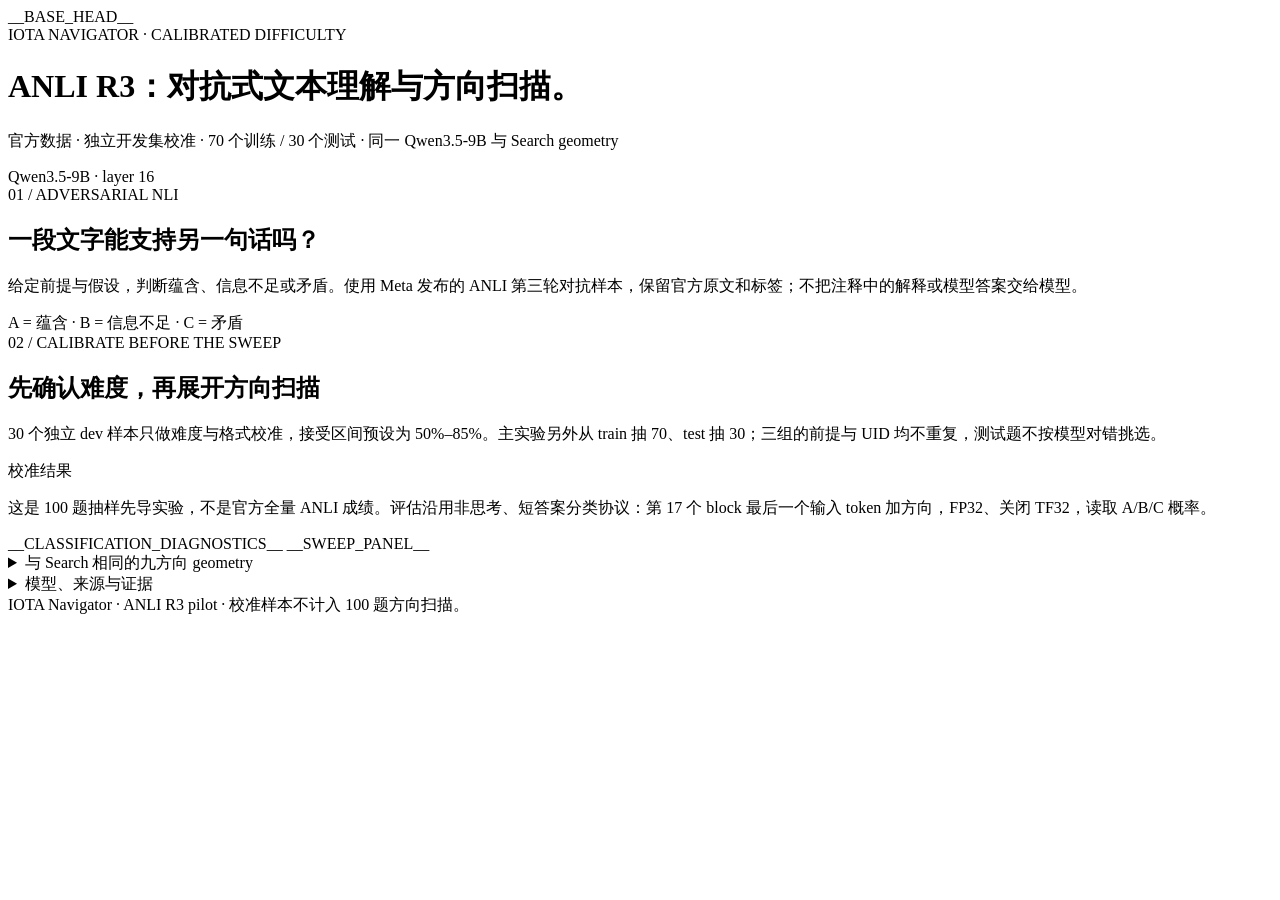
<file: network_pilot/classification_navigator_page.html>
__BASE_HEAD__
<body><main>
<div class="row"><div><span class="kicker">IOTA NAVIGATOR · CALIBRATED DIFFICULTY</span><h1>ANLI R3：对抗式文本理解与方向扫描。</h1><p class="small muted">官方数据 · 独立开发集校准 · 70 个训练 / 30 个测试 · 同一 Qwen3.5-9B 与 Search geometry</p></div><span class="chip" id="modelBadge">Qwen3.5-9B · layer 16</span></div>
<div class="flow"><section class="card"><span class="kicker">01 / ADVERSARIAL NLI</span><h2>一段文字能支持另一句话吗？</h2><p class="small muted">给定前提与假设，判断蕴含、信息不足或矛盾。使用 Meta 发布的 ANLI 第三轮对抗样本，保留官方原文和标签；不把注释中的解释或模型答案交给模型。</p><span class="chip">A = 蕴含 · B = 信息不足 · C = 矛盾</span></section><section class="card"><span class="kicker">02 / CALIBRATE BEFORE THE SWEEP</span><h2>先确认难度，再展开方向扫描</h2><p class="small muted">30 个独立 dev 样本只做难度与格式校准，接受区间预设为 50%–85%。主实验另外从 train 抽 70、test 抽 30；三组的前提与 UID 均不重复，测试题不按模型对错挑选。</p><span class="chip" id="calibrationBadge">校准结果</span></section></div>
<div id="classificationStatus" class="note" role="status"></div>
<p id="classificationFormat" class="small muted"></p>
<p class="note">这是 100 题抽样先导实验，不是官方全量 ANLI 成绩。评估沿用非思考、短答案分类协议：第 17 个 block 最后一个输入 token 加方向，FP32、关闭 TF32，读取 A/B/C 概率。</p>
__CLASSIFICATION_DIAGNOSTICS__
__SWEEP_PANEL__
<details class="card" id="classificationGeometry"><summary>与 Search 相同的九方向 geometry</summary><div class="geometry"><div id="axes" class="axes"></div><div id="gram" class="heatmap" aria-label="九方向余弦矩阵"></div></div><p id="geometryNote" class="small muted"></p></details>
<details class="card"><summary>模型、来源与证据</summary><pre id="binding" class="text small"></pre><div class="evidence"><a href="https://github.com/facebookresearch/anli">ANLI 官方 ↗</a><a href="assets/navigator9b/anli-r3/dataset-manifest.json">样本与来源清单 ↗</a><a href="assets/navigator9b/anli-r3/calibration-result.json">独立难度校准 ↗</a><a href="assets/navigator9b/anli-r3/calibration-generations.jsonl">校准真实生成 ↗</a><a href="assets/navigator9b/anli-r3/audit.json">独立核算 ↗</a><a href="sst2-archive.html">SST-2 归档 ↗</a><a href="sst5-archive.html">SST-5 与诊断归档 ↗</a></div></details>
<footer>IOTA Navigator · ANLI R3 pilot · 校准样本不计入 100 题方向扫描。</footer>
</main><script id="navigatorData" type="application/json">__DATA__</script><script>
'use strict';
const D=JSON.parse(document.getElementById('navigatorData').textContent),$=id=>document.getElementById(id),nodes=D.geometry.nodes,LABELS=D.manifest.display_labels;
const percent=x=>(100*x).toFixed(1)+'%';
function node(tag,text,cls){const n=document.createElement(tag);if(text!==undefined)n.textContent=text;if(cls)n.className=cls;return n}
function cell(row,text){row.append(node('td',text))}
if(D.sweep){const s=D.sweep,c=s.calibration,f=s.format_validation;$('calibrationBadge').textContent='独立 dev baseline：'+c.correct+'/30 · '+percent(c.accuracy);$('classificationStatus').textContent='ANLI R3 完整方向扫描已完成：4,900 次主实验评分，另有独立开发集难度校准。';$('classificationFormat').textContent='格式核查：校准 30/30、主实验 '+f.agreement_with_scored+'/100 的真实生成与分类评分一致；主实验格式无效 '+f.invalid_format+' 题，A/B/C 词表概率总和最低 '+percent(f.min_label_mass)+'。'}
$('binding').textContent=JSON.stringify({benchmark:D.manifest.benchmark,source:D.manifest.source_url,source_sha256:D.manifest.source_sha256,seed:D.manifest.seed,calibration_acceptance:D.manifest.calibration_acceptance,source_counts:D.manifest.source_counts,model:D.binding.model,geometry_sha256:D.binding.geometry_sha256,measurement:D.sweep?.measurement},null,2);
for(const [i,c] of nodes.entries()){const b=node('button',c.name);b.onclick=()=>{$('geometryNote').textContent=c.name+' · '+c.id};$('axes').append(b);for(const [j,other] of nodes.entries()){const v=D.geometry.gram[i][j],square=node('button',v.toFixed(1));square.style.background=v>=0?'rgba(49,95,80,'+(.08+.8*Math.abs(v))+')':'rgba(191,113,72,'+(.08+.8*Math.abs(v))+')';square.style.color=Math.abs(v)>.65?'white':'#233a34';square.title=c.name+' × '+other.name+' = '+v.toFixed(5);square.setAttribute('aria-label',square.title);square.onclick=()=>$('geometryNote').textContent=c.name+' × '+other.name+'：余弦 '+v.toFixed(5);$('gram').append(square)}}
__SWEEP_SCRIPT__
</script></body></html>
</file>
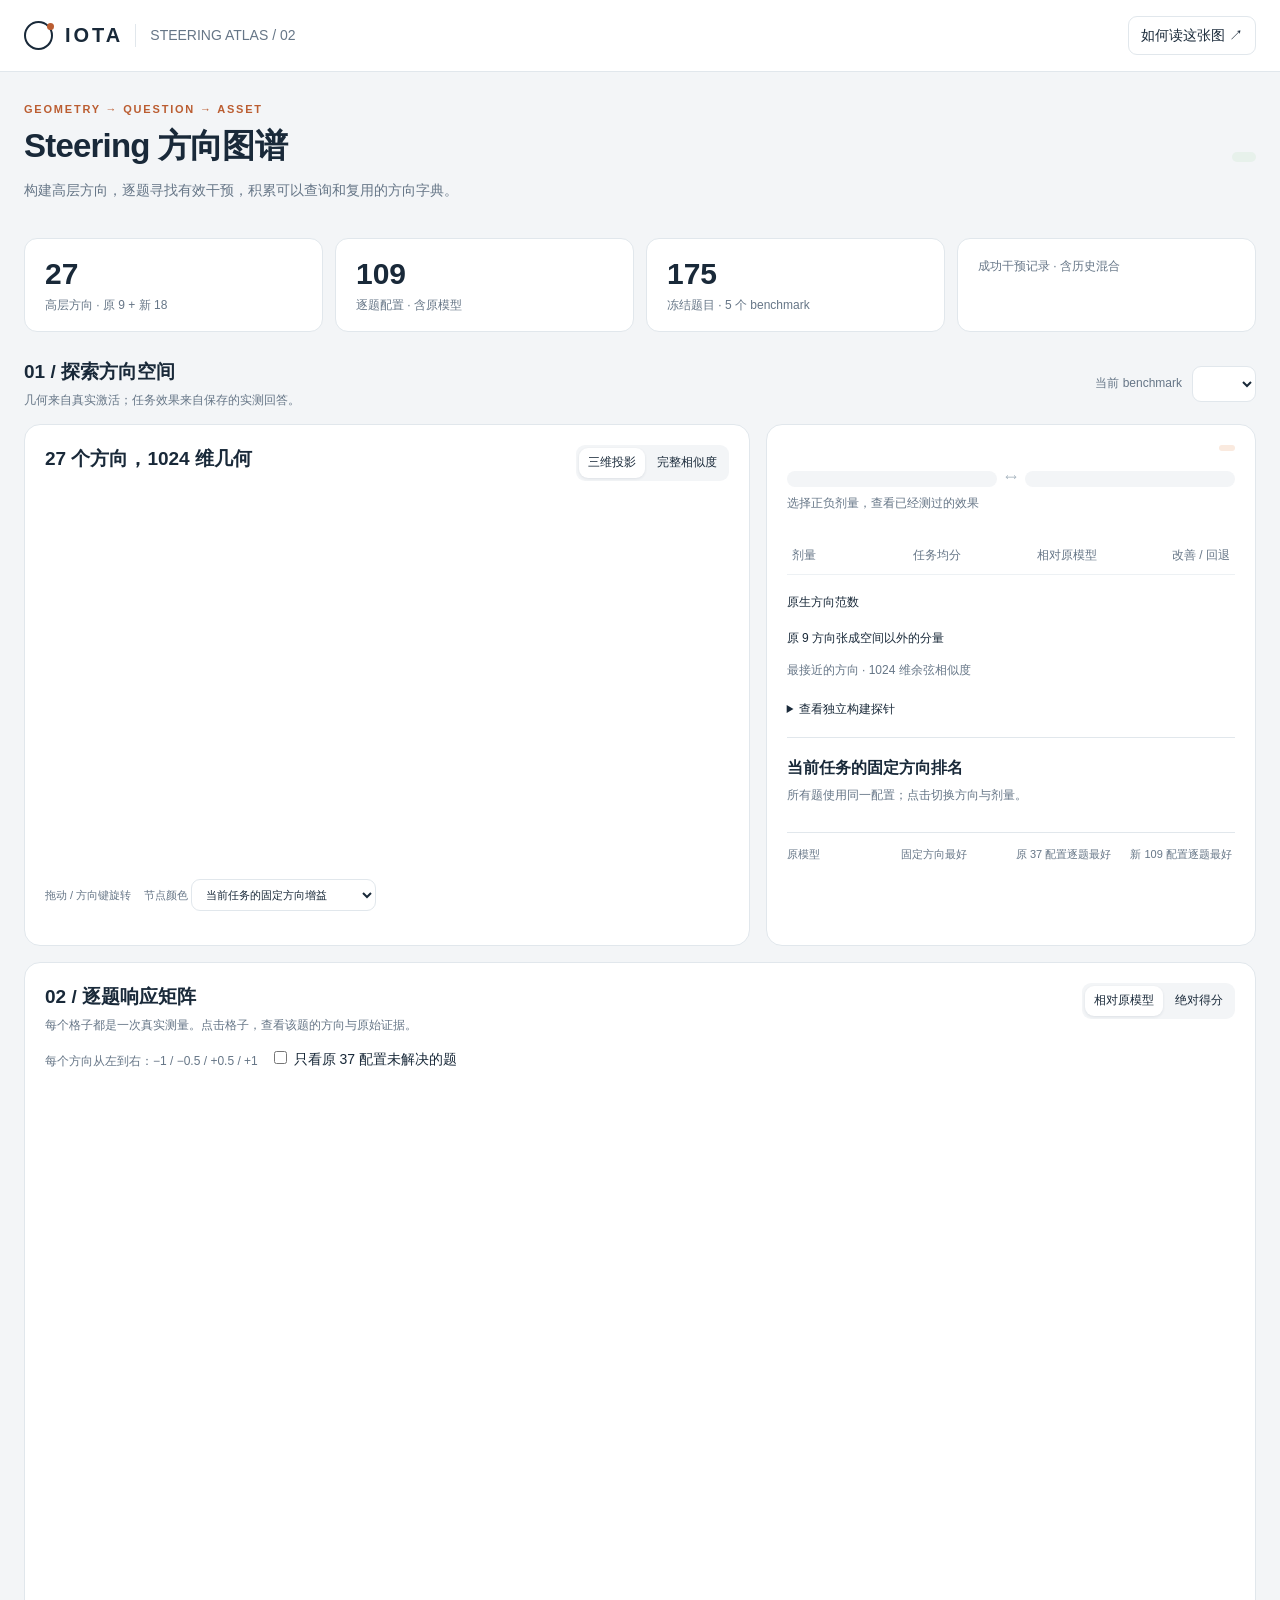
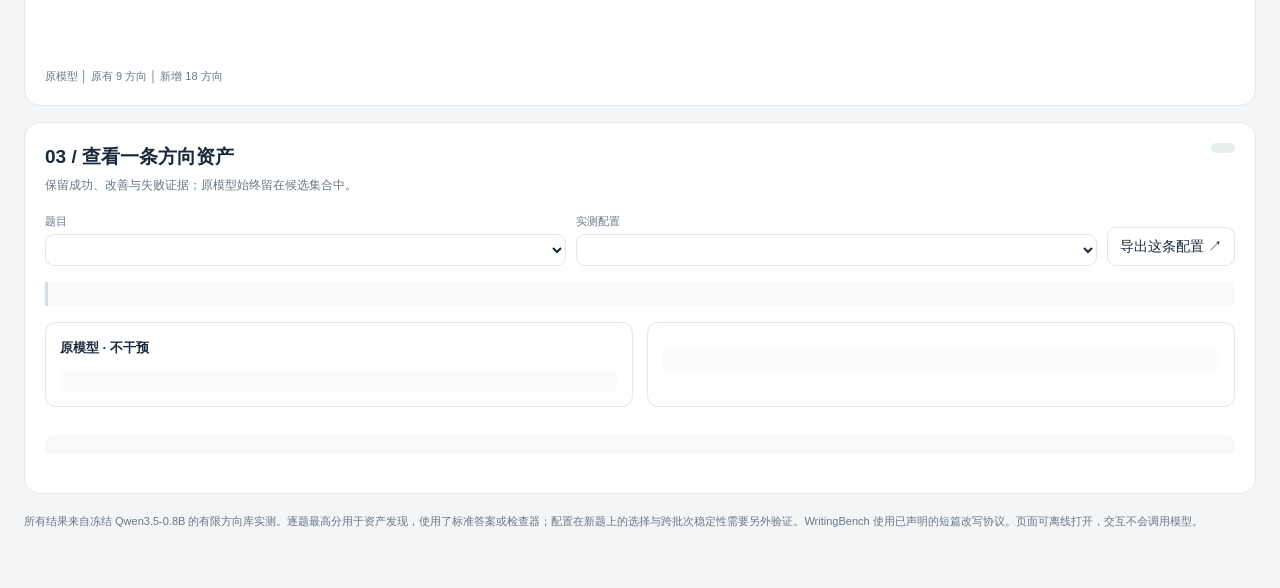
<file: network_pilot/expansion_page.html>
<!doctype html>
<html lang="zh-CN"><head><meta charset="utf-8"><meta name="viewport" content="width=device-width,initial-scale=1"><title>IOTA · Steering 方向图谱</title>
<style>
:root{--bg:#f3f5f7;--ink:#192939;--muted:#667687;--line:#e1e7ec;--blue:#306780;--orange:#bb5d31;--new:#faeadf;--green:#24664c}*{box-sizing:border-box}body{margin:0;background:var(--bg);color:var(--ink);font:14px/1.65 -apple-system,BlinkMacSystemFont,"Segoe UI","Noto Sans CJK SC","Noto Sans SC",sans-serif}button,select,input{font:inherit}button,select{cursor:pointer}button:focus-visible,select:focus-visible,canvas:focus-visible{outline:3px solid #e7a476;outline-offset:3px}button{border:1px solid var(--line);background:#fff;color:var(--ink);border-radius:9px;padding:7px 12px}button:hover{border-color:#95adbd}button.active{background:var(--ink);color:white;border-color:var(--ink)}select{max-width:100%;border:1px solid var(--line);background:#fff;border-radius:9px;padding:8px 32px 8px 10px;color:var(--ink)}a{color:var(--blue)}header{background:#fff;border-bottom:1px solid var(--line);padding:16px max(24px,calc((100vw - 1380px)/2));display:flex;align-items:center;justify-content:space-between;gap:15px}.brand{display:flex;gap:12px;align-items:center}.mark{height:29px;width:29px;border:2px solid var(--ink);border-radius:50%;position:relative}.mark:after{content:"";position:absolute;width:7px;height:7px;background:var(--orange);border-radius:50%;right:-3px;top:0}.brand b{font-size:20px;letter-spacing:3px}.brand span{color:var(--muted);border-left:1px solid var(--line);padding-left:14px}main{max-width:1428px;padding:28px 24px 50px;margin:auto}h1{font-size:33px;line-height:1.35;letter-spacing:-.8px;margin:6px 0 10px}h2{font-size:19px;margin:0;line-height:1.45}h3{font-size:16px;margin:0}p{margin:8px 0}small,.muted{color:var(--muted)}.eyebrow{font-size:11px;letter-spacing:1.8px;color:var(--orange);font-weight:650}.intro{display:flex;justify-content:space-between;gap:30px;align-items:center}.status{background:#e7f1eb;color:var(--green);border-radius:30px;padding:5px 12px;white-space:nowrap;font-size:12px}.pending{background:#fff0dc;color:#875019}.meta{font-size:12px;color:var(--muted);margin-top:12px}.stats{display:grid;grid-template-columns:repeat(4,1fr);gap:12px;margin:24px 0}.stat{background:#fff;border:1px solid var(--line);border-radius:13px;padding:15px 20px}.stat strong{font-size:30px;font-weight:550;display:block;line-height:1.3}.stat span{color:var(--muted);font-size:12px}.workspace-head{display:flex;justify-content:space-between;align-items:center;gap:16px;margin:26px 0 14px}.workspace-head label{font-size:12px;color:var(--muted)}.suite-picker{display:flex;gap:10px;align-items:center}.split{display:grid;grid-template-columns:minmax(0,1.48fr) minmax(300px,1fr);gap:16px}.card{background:white;border:1px solid var(--line);border-radius:16px;padding:20px;min-width:0}.card-head{display:flex;justify-content:space-between;align-items:flex-start;gap:14px}.subtitle{font-size:12px;color:var(--muted);margin-top:5px}.segmented{display:flex;gap:3px;background:var(--bg);border-radius:9px;padding:3px;white-space:nowrap}.segmented button{border:0;background:transparent;padding:5px 9px;font-size:12px}.segmented button.active{background:white;color:var(--ink);box-shadow:0 1px 3px #182c4419}.canvas-wrap{position:relative}.map{display:block;width:100%;height:390px;touch-action:none;cursor:grab}.map:active{cursor:grabbing}.legend{display:flex;flex-wrap:wrap;gap:13px;font-size:11px;color:var(--muted);align-items:center;margin:4px 0}.dot{display:inline-block;width:8px;height:8px;border-radius:50%;margin-right:5px}.scale-gradient{height:7px;width:100px;border-radius:3px;background:linear-gradient(90deg,#af523e,#f1f3f5,#316b83)}.node-list{display:grid;grid-template-columns:repeat(3,1fr);gap:6px;margin-top:14px}.node-button{font-size:11px;text-align:left;white-space:nowrap;padding:6px 8px;background:#f9fafb}.node-button .num{color:var(--muted);margin-right:6px;font-variant-numeric:tabular-nums}.node-button.active .num{color:#bfcbd6}.new-tag{font-size:9px;color:var(--orange);margin-left:5px}.node-button.active .new-tag{color:#ecc1a2}.badge{font-size:11px;padding:3px 8px;background:var(--new);color:var(--orange);border-radius:5px}.poles{display:flex;margin:18px 0 5px;gap:8px;align-items:center;font-size:12px}.poles span{border-radius:8px;padding:8px;background:var(--bg);flex:1;text-align:center}.poles i{font-style:normal;color:#96a6b3}.dose-buttons{display:grid;grid-template-columns:repeat(5,1fr);gap:5px;margin:12px 0}.dose-buttons button{padding:7px 3px;font-variant-numeric:tabular-nums;font-size:12px}.dose-buttons button.active{background:var(--blue);border-color:var(--blue)}.table{width:100%;border-collapse:collapse;font-size:12px;margin:10px 0}.table td,.table th{border-bottom:1px solid #edf1f4;padding:8px 5px;text-align:right}.table td:first-child,.table th:first-child{text-align:left}.table th{color:var(--muted);font-weight:400}.table tr.selected{background:#f0f5f8}.table tbody tr[data-config]{cursor:pointer}.gain-pos{color:var(--blue)}.gain-neg{color:#ad523d}.metric-row{display:flex;justify-content:space-between;gap:15px;padding:8px 0;font-size:12px}.metric-row strong{font-variant-numeric:tabular-nums}.neighbors{display:flex;flex-wrap:wrap;gap:5px;margin-top:7px}.neighbors button{font-size:11px;padding:5px 8px}.divider{border-top:1px solid var(--line);margin:17px 0}details{font-size:12px;color:var(--muted)}details summary{cursor:pointer;color:var(--ink)}details p{overflow-wrap:anywhere}.ranking{display:flex;flex-wrap:wrap;gap:7px;margin-top:10px}.ranking button{font-size:11px;text-align:left;padding:6px 10px}.ranking b{font-weight:500;display:block;color:var(--blue)}.comparison{display:grid;grid-template-columns:repeat(4,1fr);border-top:1px solid var(--line);margin-top:16px;padding-top:12px;gap:10px}.comparison span{color:var(--muted);font-size:11px;display:block}.comparison strong{font-size:21px;line-height:1.5;font-weight:550}.matrix-card{margin-top:16px}.matrix-toolbar{display:flex;align-items:center;gap:12px;flex-wrap:wrap;margin-top:12px}.matrix{display:block;width:100%;touch-action:manipulation}.tooltip{position:fixed;pointer-events:none;background:#182938ed;color:white;border-radius:7px;padding:7px 11px;font-size:11px;z-index:30;max-width:300px;display:none;white-space:pre-line}.matrix-note{display:flex;justify-content:space-between;flex-wrap:wrap;gap:7px;font-size:11px;color:var(--muted)}.evidence-card{margin-top:16px}.selection{display:grid;grid-template-columns:1fr 1fr auto;gap:10px;align-items:end;margin:16px 0}.selection label{display:flex;flex-direction:column;gap:4px;font-size:11px;color:var(--muted);min-width:0}.question{border-left:3px solid #d3dfe6;background:#f7f9fa;padding:12px 16px;white-space:pre-wrap;font-size:13px;max-height:200px;overflow:auto;overflow-wrap:anywhere}.answers{display:grid;grid-template-columns:1fr 1fr;gap:14px;margin:16px 0}.answer{border:1px solid var(--line);border-radius:11px;padding:14px;min-width:0}.answer-head{display:flex;justify-content:space-between;gap:8px;align-items:flex-start}.answer h3{font-size:13px}.score{font-size:22px;font-weight:550;white-space:nowrap;font-variant-numeric:tabular-nums}.answer pre{font:12px/1.75 -apple-system,BlinkMacSystemFont,"Segoe UI",sans-serif;white-space:pre-wrap;overflow-wrap:anywhere;max-height:330px;overflow:auto;background:#fafbfc;border-radius:7px;padding:11px;margin:12px 0 0}.evidence-note{font-size:11px;color:var(--muted);margin-top:8px;overflow-wrap:anywhere}.success-pills{display:flex;flex-wrap:wrap;gap:5px;max-height:150px;overflow:auto;margin-top:8px}.success-pills button{font-size:11px;padding:4px 8px}.success-pills .fresh{background:#fff5ed;border-color:#f0d3c0}.hint{background:#f7f9fa;padding:10px 13px;border-radius:8px;font-size:11px;color:var(--muted);margin-top:12px}.footnote{font-size:11px;color:var(--muted);margin-top:18px}.method{border:0;border-radius:15px;max-width:650px;width:calc(100% - 32px);padding:25px;color:var(--ink)}.method::backdrop{background:#12243466}.method p,.method li{font-size:13px}.method ul{padding-left:20px}.method button{float:right}#exportStatus{font-size:11px;color:var(--green);min-height:18px}.mobile-label{display:none}
@media(max-width:960px){.split{grid-template-columns:1fr}.node-list{grid-template-columns:repeat(4,1fr)}.map{height:420px}.selection{grid-template-columns:1fr 1fr}.selection>button{grid-column:1/-1}.intro{gap:12px}h1{font-size:28px}.comparison strong{font-size:19px}}
@media(max-width:560px){header{padding:14px 16px}.brand span{display:none}main{padding:20px 12px 35px}h1{font-size:26px}.intro{display:block}.intro .status{display:inline-block;margin-top:10px}.stats{gap:7px;margin:18px 0;grid-template-columns:repeat(2,1fr)}.stat{padding:12px 15px}.stat strong{font-size:27px}.workspace-head{align-items:flex-start;flex-direction:column;margin-top:22px}.suite-picker{width:100%}.suite-picker select{flex:1}.card{padding:15px;border-radius:13px}.card-head{flex-wrap:wrap}.map{height:340px}.node-list{grid-template-columns:repeat(3,1fr);gap:4px}.node-button{padding:6px 4px;font-size:10px}.node-button .num{margin-right:3px}.new-tag{margin-left:3px;font-size:8px}.comparison{grid-template-columns:repeat(2,1fr);gap:10px}.selection,.answers{grid-template-columns:1fr}.selection>button{grid-column:auto}.selection select{width:100%}.matrix-toolbar{gap:8px}.matrix-note{font-size:10px}.score{font-size:20px}.footnote{font-size:10px}}
</style></head><body>
<header><div class="brand"><div class="mark"></div><b>IOTA</b><span>STEERING ATLAS / 02</span></div><button id="methodButton">如何读这张图 ↗</button></header>
<main><div class="intro"><div><div class="eyebrow">GEOMETRY → QUESTION → ASSET</div><h1>Steering 方向图谱</h1><p class="muted">构建高层方向，逐题寻找有效干预，积累可以查询和复用的方向字典。</p><div class="meta" id="modelMeta"></div></div><span id="status" class="status"></span></div>
<div class="stats"><div class="stat"><strong>27</strong><span>高层方向 · 原 9 + 新 18</span></div><div class="stat"><strong>109</strong><span>逐题配置 · 含原模型</span></div><div class="stat"><strong>175</strong><span>冻结题目 · 5 个 benchmark</span></div><div class="stat"><strong id="successCount"></strong><span>成功干预记录 · 含历史混合</span></div></div>
<div class="workspace-head"><div><h2>01 / 探索方向空间</h2><div class="subtitle">几何来自真实激活；任务效果来自保存的实测回答。</div></div><div class="suite-picker"><label for="suiteSelect">当前 benchmark</label><select id="suiteSelect"></select></div></div>
<div class="split"><section class="card"><div class="card-head"><div><h2>27 个方向，1024 维几何</h2><div class="subtitle" id="projectionNote"></div></div><div class="segmented"><button id="mapMode" class="active">三维投影</button><button id="cosMode">完整相似度</button></div></div><div class="canvas-wrap"><canvas class="map" id="geometryCanvas" tabindex="0" aria-label="可旋转的方向几何；左右方向键旋转，节点也可通过下方按钮选择"></canvas></div><div class="legend" id="mapLegend"></div><div class="legend"><span>拖动 / 方向键旋转</span><label>节点颜色 <select id="colorMode"><option value="response">当前任务的固定方向增益</option><option value="family">行为类别</option></select></label></div><div class="node-list" id="nodeList"></div></section>
<section class="card"><div class="card-head"><div><div class="eyebrow" id="nodeFamily"></div><h2 id="nodeName"></h2></div><span id="nodeOrigin" class="badge"></span></div><div class="poles"><span id="negativePole"></span><i>⟷</i><span id="positivePole"></span></div><div class="subtitle">选择正负剂量，查看已经测过的效果</div><div class="dose-buttons" id="doseButtons"></div><table class="table"><thead><tr><th>剂量</th><th>任务均分</th><th>相对原模型</th><th>改善 / 回退</th></tr></thead><tbody id="doseTable"></tbody></table><div class="metric-row"><span>原生方向范数</span><strong id="nativeNorm"></strong></div><div class="metric-row"><span>原 9 方向张成空间以外的分量</span><strong id="novelty"></strong></div><div class="subtitle">最接近的方向 · 1024 维余弦相似度</div><div class="neighbors" id="neighbors"></div><details style="margin-top:12px"><summary>查看独立构建探针</summary><p id="positiveProbe"></p><p id="negativeProbe"></p><p id="stability"></p></details><div class="divider"></div><h3>当前任务的固定方向排名</h3><div class="subtitle">所有题使用同一配置；点击切换方向与剂量。</div><div class="ranking" id="ranking"></div><div class="comparison"><div><span>原模型</span><strong id="scoreBaseline"></strong></div><div><span>固定方向最好</span><strong id="scoreFixed"></strong></div><div><span>原 37 配置逐题最好</span><strong id="scoreOld"></strong></div><div><span>新 109 配置逐题最好</span><strong id="scoreNew"></strong></div></div><div class="subtitle" id="coverageNote"></div></section></div>
<section class="card matrix-card"><div class="card-head"><div><h2>02 / 逐题响应矩阵</h2><div class="subtitle">每个格子都是一次真实测量。点击格子，查看该题的方向与原始证据。</div></div><div class="segmented"><button id="gainMode" class="active">相对原模型</button><button id="rewardMode">绝对得分</button></div></div><div class="matrix-toolbar"><span class="subtitle">每个方向从左到右：−1 / −0.5 / +0.5 / +1</span><label><input type="checkbox" id="unresolvedOnly"> 只看原 37 配置未解决的题</label><span class="subtitle" id="matrixCount"></span></div><canvas id="matrixCanvas" class="matrix" aria-label="逐题逐方向响应矩阵；下方下拉框可访问所有格子"></canvas><div class="matrix-note"><span>原模型 │ 原有 9 方向 │ 新增 18 方向</span><span id="matrixLegend"></span></div></section>
<section class="card evidence-card"><div class="card-head"><div><h2>03 / 查看一条方向资产</h2><div class="subtitle">保留成功、改善与失败证据；原模型始终留在候选集合中。</div></div><span id="sampleStatus" class="status"></span></div><div class="selection"><label>题目<select id="sampleSelect"></select></label><label>实测配置<select id="configSelect"></select></label><button id="exportConfig">导出这条配置 ↗</button></div><div class="question" id="question"></div><div class="answers"><div class="answer"><div class="answer-head"><h3>原模型 · 不干预</h3><span id="baseScore" class="score"></span></div><div id="baseNote" class="evidence-note"></div><pre id="baseText"></pre></div><div class="answer"><div class="answer-head"><h3 id="selectedTitle"></h3><span id="selectedScore" class="score"></span></div><div id="selectedNote" class="evidence-note"></div><pre id="selectedText"></pre></div></div><h3 id="successfulTitle"></h3><div id="successfulDirections" class="success-pills"></div><div class="hint" id="evidenceHint"></div><div id="exportStatus" role="status"></div></section>
<p class="footnote">所有结果来自冻结 Qwen3.5-0.8B 的有限方向库实测。逐题最高分用于资产发现，使用了标准答案或检查器；配置在新题上的选择与跨批次稳定性需要另外验证。WritingBench 使用已声明的短篇改写协议。页面可离线打开，交互不会调用模型。</p>
</main><div id="tooltip" class="tooltip"></div><dialog class="method" id="methodDialog"><button id="closeMethod">关闭</button><h2>这张图展示什么</h2><p>第一层是几何：用独立撰写的正负高层行为描述，在模型 block index 15 测量激活差，平均 8 个上下文、归一化，再沿用原方向范数。新增 18 个方向，原 9 个向量逐位保留。两个额外上下文用于诊断，未参与拟合。</p><p id="methodProjection"></p><p>第二层是响应：对每道题遍历所有方向的正负两档剂量，并保留不干预。原 37 配置和历史成功证据复用，新增 72 配置均逐题测量。每题保存全部成功方向，最大已观测得分不会随方向库扩展下降。</p><ul><li>GSM8K / BBH：最终答案精确匹配；部分收益来自输出格式修复。</li><li>IFEval：官方 strict 全约束检查。</li><li>TruthfulQA：MC2 正确答案概率质量；成功指最高概率候选标签正确，二者不同。空选项按原协议保留。</li><li>WritingBench：150–220 词短篇清单评分；成功指超过该题原模型。</li></ul><p>固定最优是在这批已测题上选出的均分最高配置，保留并列；它可能降低其中某些题的分数。生成使用 BF16 贪心，批次形状可能影响输出，因此导出的配置同时携带原始输入批次。TruthfulQA 的条件似然使用 FP32。</p><p>方向名称描述构建探针；实际任务作用由响应证据决定。诊断上下文使用相同概念措辞，不能据此声称任意语义改写都稳定。</p><p class="muted" id="sourceDigest"></p></dialog>
<script id="iotaEvidence" type="application/json">__IOTA_EVIDENCE__</script>
<script>
'use strict';
const DATA=JSON.parse(document.getElementById('iotaEvidence').textContent);
const $=id=>document.getElementById(id),names={gsm8k:'GSM8K',bbh:'BBH',ifeval:'IFEval',truthfulqa:'TruthfulQA',writingbench:'WritingBench'},families={reasoning:'推理与结构',instructions:'指令与交付',epistemic:'证据与判断',writing:'写作与表达'};
const fmt=x=>x==null?'未测':(100*x).toFixed(2)+'%', gain=x=>(100*x>=0?'+':'')+(100*x).toFixed(2)+' pp';
const byId=new Map(DATA.configs.map((a,i)=>[a.id,i]));let suite='gsm8k',node=9,dose=.5,sample=0,config=byId.get('node:9:+1'),mapMode='map',matrixMode='gain',yaw=.48,pitch=-.23,projected=[],matrixRows=[],matrixColumns=[],matrixLayout={};
function nodeAction(n,d){return d===0?0:byId.get(`node:${n}:${d<0?'-1':'+1'}${Math.abs(d)===1?':dose1':''}`)}
function percentClass(g){return g>=0?'gain-pos':'gain-neg'}
function element(tag,text,cls){const e=document.createElement(tag);if(text!=null)e.textContent=text;if(cls)e.className=cls;return e}
function setNode(n,d=dose){node=n;dose=d;config=nodeAction(n,d);renderDirection();renderEvidence();drawMap();drawMatrix()}
function setConfig(i){config=i;const a=DATA.configs[i];if(a.node!=null){node=a.node;dose=Math.abs(a.strength)>.75?Math.sign(a.strength):.5*Math.sign(a.strength)}else if(i===0)dose=0;renderDirection();renderEvidence();drawMap();drawMatrix()}
function setSuite(value){suite=value;sample=DATA.rows.findIndex(r=>r.suite===suite);$('suiteSelect').value=suite;renderSuite();renderDirection();renderEvidence();drawMap();drawMatrix()}
function init(){
 $('modelMeta').textContent=`Qwen3.5-0.8B · Block index 15 · 1024 维原生方向 · 540 条构建探针`;
 $('successCount').textContent=DATA.successful_records.toLocaleString();$('status').textContent=DATA.complete?'全部逐题遍历已完成':`测量中 · ${DATA.measured_required.toLocaleString()} / ${DATA.required_measurements.toLocaleString()}`;if(!DATA.complete)$('status').classList.add('pending');
 const variance=100*DATA.projection_variance.reduce((a,b)=>a+b,0);$('projectionNote').textContent=`方向 PCA · 保留 ${variance.toFixed(1)}% 的差异 · 干预仍使用完整 1024 维`;
 $('methodProjection').textContent=`三维图仅是浏览坐标，解释方差 ${variance.toFixed(1)}%。连线来自原生 1024 维余弦相似度，每个节点连接最接近的两个正相似邻居。切换“完整相似度”查看全维余弦矩阵；投影距离不等于原生距离，也不等于题目上的因果作用。`;
 $('sourceDigest').textContent='Geometry SHA256: '+DATA.geometry_sha256;
 for(const s of DATA.suites)$('suiteSelect').append(new Option(names[s],s));$('suiteSelect').onchange=e=>setSuite(e.target.value);
 DATA.concepts.forEach((c,i)=>{const b=element('button',null,'node-button');b.dataset.node=i;b.append(element('span',String(i+1).padStart(2,'0'),'num'),document.createTextNode(c.name));if(c.origin==='expanded')b.append(element('span','NEW','new-tag'));b.onclick=()=>setNode(i);$('nodeList').append(b)});
 for(const d of [-1,-.5,0,.5,1]){const b=element('button',d===0?'原模型':(d>0?'+':'')+d);b.dataset.dose=d;b.onclick=()=>setNode(node,d);$('doseButtons').append(b)}
 $('colorMode').onchange=drawMap;$('mapMode').onclick=()=>{mapMode='map';$('mapMode').classList.add('active');$('cosMode').classList.remove('active');drawMap()};$('cosMode').onclick=()=>{mapMode='cos';$('cosMode').classList.add('active');$('mapMode').classList.remove('active');drawMap()};
 $('gainMode').onclick=()=>{matrixMode='gain';$('gainMode').classList.add('active');$('rewardMode').classList.remove('active');drawMatrix()};$('rewardMode').onclick=()=>{matrixMode='reward';$('rewardMode').classList.add('active');$('gainMode').classList.remove('active');drawMatrix()};$('unresolvedOnly').onchange=drawMatrix;
 $('sampleSelect').onchange=e=>{sample=+e.target.value;renderEvidence();drawMatrix()};$('configSelect').onchange=e=>setConfig(+e.target.value);$('exportConfig').onclick=exportConfig;
 $('methodButton').onclick=()=>$('methodDialog').showModal();$('closeMethod').onclick=()=>$('methodDialog').close();
 wireMap();wireMatrix();window.addEventListener('resize',()=>{drawMap();drawMatrix()});setSuite(suite);
}
function renderSuite(){const p=DATA.profiles[suite];$('scoreBaseline').textContent=fmt(p.baseline);$('scoreFixed').textContent=fmt(p.best_fixed);$('scoreOld').textContent=fmt(p.old_best);$('scoreNew').textContent=fmt(p.expanded_best);
 $('coverageNote').textContent=suite==='writingbench'?`新增方向提高了 ${p.improved_over_old} / ${p.samples} 题的已观测最好分数。`:`成功覆盖：原 ${p.old_solved} / ${p.samples} → 新 ${p.new_solved} / ${p.samples}。${suite==='truthfulqa'?'覆盖按最高概率候选标签计算。':''}`;
 if(!p.complete)$('coverageNote').textContent+=' 新方向仍在测量，排名仅含已测齐配置。';
 const allRanked=p.means.map((m,i)=>({m,i})).filter(x=>x.m!=null).sort((a,b)=>b.m-a.m||a.i-b.i),ties=allRanked.filter(x=>Math.abs(x.m-p.best_fixed)<1e-12).length,ranking=allRanked.slice(0,Math.max(6,ties));$('ranking').replaceChildren();
 for(const {m,i} of ranking){const b=element('button');b.dataset.config=i;b.append(document.createTextNode(DATA.configs[i].name),element('b',fmt(m)+(Math.abs(m-p.best_fixed)<1e-12?(ties>1?' · 并列最高':' · 最高'):'')));b.onclick=()=>setConfig(i);$('ranking').append(b)}
 $('sampleSelect').replaceChildren();DATA.rows.forEach((r,i)=>{if(r.suite===suite)$('sampleSelect').append(new Option(r.id,i))});
}
function renderDirection(){const c=DATA.concepts[node],p=DATA.profiles[suite];$('nodeFamily').textContent=families[c.group]+' / '+String(node+1).padStart(2,'0');$('nodeName').textContent=c.name;$('nodeOrigin').textContent=c.origin==='expanded'?'新增方向':'原有方向';$('negativePole').textContent='− '+c.low;$('positivePole').textContent='+ '+c.high;
 document.querySelectorAll('[data-node]').forEach(b=>b.classList.toggle('active',+b.dataset.node===node));document.querySelectorAll('[data-dose]').forEach(b=>b.classList.toggle('active',+b.dataset.dose===dose));$('doseTable').replaceChildren();
 for(const d of [-1,-.5,.5,1]){const j=nodeAction(node,d),mean=p.means[j],g=mean==null?null:mean-p.baseline,tr=element('tr');tr.dataset.config=j;tr.classList.toggle('selected',j===config);tr.append(element('td',(d>0?'+':'')+d),element('td',fmt(mean)),element('td',g==null?'未测齐':gain(g),g==null?'muted':percentClass(g)),element('td',mean==null?`${p.measured[j]} / ${p.samples} 已测`:`${p.improved[j]} / ${p.regressed[j]}`));tr.onclick=()=>setConfig(j);$('doseTable').append(tr)}
 $('nativeNorm').textContent=DATA.scale.toFixed(6);const diagnostic=DATA.diagnostics.find(d=>d.concept===c.id);$('novelty').textContent=diagnostic?fmt(diagnostic.fraction_outside_original_span):'原有基底';$('positiveProbe').textContent='+ '+c.positive;$('negativeProbe').textContent='− '+c.negative;$('stability').textContent=diagnostic?'两个未拟合上下文与拟合方向的余弦：'+diagnostic.diagnostic_context_cosines.map(x=>x.toFixed(3)).join(' / '):'原版探针与激活完整保留。';
 $('neighbors').replaceChildren();DATA.cosine[node].map((v,i)=>({v,i})).filter(x=>x.i!==node).sort((a,b)=>b.v-a.v).slice(0,3).forEach(x=>{const b=element('button',DATA.concepts[x.i].name+' '+x.v.toFixed(3));b.onclick=()=>setNode(x.i);$('neighbors').append(b)});
}
function evidenceText(row,e){if(!e)return'这个配置尚未测量。';if(e.text!=null)return e.text;if(e.choice_probabilities){return row.targets.choices.map((c,i)=>`${row.targets.labels[i]?'✓ 正确标签':'· 错误标签'}  ${(100*e.choice_probabilities[i]).toFixed(4)}%\n${c||'[空选项]'}\nlog P = ${e.choice_log_probabilities[i].toFixed(6)}`).join('\n\n')}return'没有生成文本。'}
function note(row,e){if(!e)return'未测量，未填造回答或分数';let s=row.suite==='writingbench'?(e.improved?'超过原模型':'未超过原模型'):(e.successful?'观测成功':'未成功');if(e.parsed===false)s+=' · 最终答案无法解析';if(e.extracted!=null)s+=' · 解析答案 '+e.extracted;if(e.truncated)s+=' · 输出达 token 上限';if(e.scores)s+=' · 清单 '+e.scores.join(' / ');if(e.instruction_results)s+=' · 约束 '+e.instruction_results.map(x=>x?'✓':'×').join(' ');if(e.matched_replay)s+=e.matched_replay.steered_correct?' · 匹配复跑成功':' · 复跑未重现';return s;}
function renderEvidence(){const row=DATA.rows[sample],e=row.evidence[String(config)],base=row.evidence['0'];$('sampleSelect').value=sample;$('question').textContent=row.question;$('baseText').textContent=evidenceText(row,base);$('selectedText').textContent=evidenceText(row,e);$('baseScore').textContent=fmt(base.reward);$('selectedScore').textContent=fmt(e?.reward);$('baseNote').textContent=note(row,base);$('selectedNote').textContent=note(row,e);$('selectedTitle').textContent=DATA.configs[config].name;
 const ok=e?.successful;$('sampleStatus').textContent=!e?'待测配置':(ok?'已找到成功方向':(e.improved?'正确答案概率提高':'保留失败证据'));$('sampleStatus').classList.toggle('pending',!ok);
 $('configSelect').replaceChildren();DATA.configs.forEach((a,i)=>{if(i<DATA.required_configurations||row.evidence[String(i)])$('configSelect').append(new Option(a.name+(row.evidence[String(i)]?'':' · 待测'),i))});$('configSelect').value=config;
 const success=Object.keys(row.evidence).map(Number).filter(j=>j!==0&&row.evidence[String(j)].successful);$('successfulTitle').textContent=`这道题的全部成功干预 · ${success.length} 条`;$('successfulDirections').replaceChildren();
 success.forEach(j=>{const a=DATA.configs[j],b=element('button',a.name,j<109&&a.node>=9?'fresh':'');b.dataset.successConfig=j;b.onclick=()=>setConfig(j);$('successfulDirections').append(b)});
 const improved=Object.values(row.evidence).filter(x=>x.improved).length;$('evidenceHint').textContent=`已测 ${Object.keys(row.evidence).length} 个配置（含历史混合），${improved} 个比原模型得分高。${row.suite==='truthfulqa'?'MC2 得分与最高概率选项正确是两种指标；概率改善也保存在资产中。':row.suite==='writingbench'?'成功按清单评分严格超过原模型定义。':'原模型及每一个成功方向均保留。'}${e?.generated?` 当前回答的原批次包含 ${e.batch_sample_ids.length} 题，配置导出会携带相同输入组。`:''}`;
 $('exportConfig').disabled=!e;$('exportStatus').textContent='';
}
function download(obj,name){const blob=new Blob([JSON.stringify(obj,null,2)],{type:'application/json'}),url=URL.createObjectURL(blob),a=document.createElement('a');a.href=url;a.download=name;a.click();setTimeout(()=>URL.revokeObjectURL(url),1000)}
function exportConfig(){const row=DATA.rows[sample],a=DATA.configs[config],e=row.evidence[String(config)];if(!e)return;const inputs=e.batch_sample_ids?.map(id=>{const r=DATA.rows.find(x=>x.id===id);return{id,prompt:r.prompt}})||[];download({schema_version:3,model:DATA.model,sample_id:row.id,question:row.question,prompt:row.prompt,action:{id:a.id,coefficients:a.coefficients,norm:a.norm,extra:a.extra},shift:a.shift,geometry_sha256:DATA.geometry_sha256,intervention:'Add at layer index 15 last-token residual, prefill and each decode step',evidence:e,generation_batch:inputs,max_new_tokens:DATA.generation_budget,scope:'Observed sample-direction asset; replay depends on saved execution conditions'},`iota-${row.id.replaceAll(':','-')}-${a.id.replaceAll(':','-')}.json`);$('exportStatus').textContent='已导出原生向量、系数、题目、证据与原始输入批次。'}
function canvasSetup(canvas,height){const width=Math.max(240,canvas.clientWidth),ratio=window.devicePixelRatio||1;canvas.style.height=height+'px';canvas.width=width*ratio;canvas.height=height*ratio;const ctx=canvas.getContext('2d');ctx.setTransform(ratio,0,0,ratio,0,0);return{ctx,w:width,h:height}}
function mix(a,b,t){return a.map((v,i)=>Math.round(v+(b[i]-v)*t))}function hexRGB(hex){return hex.match(/[0-9a-f]{2}/gi).map(x=>parseInt(x,16))}function diffColor(v,max=.2){const t=Math.min(1,Math.abs(v)/max),rgb=mix([244,247,249],v>=0?[46,108,133]:[183,88,66],t);return`rgb(${rgb.join(',')})`}function rewardColor(v){return`rgb(${mix([239,242,246],[37,110,130],Math.min(1,Math.max(0,v))).join(',')})`}
function mapColor(i){if($('colorMode').value==='family')return DATA.concepts[i].color;const p=DATA.profiles[suite],v=[-1,-.5,.5,1].map(d=>p.means[nodeAction(i,d)]).filter(x=>x!=null);return v.length?diffColor(Math.max(...v)-p.baseline,.15):'#b9c2ca'}
function drawMap(){const canvas=$('geometryCanvas'),height=innerWidth<560?340:innerWidth<960?420:390,{ctx,w,h}=canvasSetup(canvas,height);ctx.clearRect(0,0,w,h);$('mapLegend').replaceChildren();
 if(mapMode==='cos'){const left=w<450?75:90,top=14,size=Math.min(w-left-12,h-55),cell=size/27;for(let i=0;i<27;i++)for(let j=0;j<27;j++){ctx.fillStyle=diffColor(DATA.cosine[i][j],1);ctx.fillRect(left+j*cell,top+i*cell,cell-.4,cell-.4)}ctx.font='9px sans-serif';ctx.textAlign='right';ctx.textBaseline='middle';for(let i=0;i<27;i++){ctx.fillStyle=i===node?'#bb5d31':'#566b7c';ctx.fillText(DATA.concepts[i].name,left-5,top+(i+.5)*cell);ctx.save();ctx.translate(left+(i+.5)*cell,top+size+6);ctx.rotate(-Math.PI/2);ctx.textAlign='right';ctx.fillText(String(i+1).padStart(2,'0'),0,0);ctx.restore()}ctx.strokeStyle='#bb5d31';ctx.lineWidth=1.5;ctx.strokeRect(left+node*cell,top,cell,size);ctx.strokeRect(left,top+node*cell,size,cell);canvas._cosLayout={left,top,cell,size};$('mapLegend').append(element('span','全维余弦：红色负相似 · 灰色 0 · 蓝色正相似'));return}
 const cx=w/2,cy=h/2-3,extent=Math.max(...DATA.coordinates.map(p=>Math.hypot(...p))),scale=Math.min(w*.37,h*.43)/extent;
 ctx.strokeStyle='#e8edf1';ctx.lineWidth=1;for(const r of [.55,1]){ctx.beginPath();ctx.ellipse(cx,cy,extent*scale*r,extent*scale*r*.32,0,0,Math.PI*2);ctx.stroke()}ctx.setLineDash([3,5]);ctx.beginPath();ctx.moveTo(cx,25);ctx.lineTo(cx,h-25);ctx.stroke();ctx.setLineDash([]);
 projected=DATA.coordinates.map(([x,y,z],i)=>{const x1=x*Math.cos(yaw)+z*Math.sin(yaw),z1=-x*Math.sin(yaw)+z*Math.cos(yaw),y1=y*Math.cos(pitch)-z1*Math.sin(pitch),z2=y*Math.sin(pitch)+z1*Math.cos(pitch);return{i,x:cx+x1*scale,y:cy+y1*scale,z:z2,r:8+2*(z2/extent+1)}});
 const edges=new Set();DATA.cosine.forEach((row,i)=>row.map((c,j)=>({c,j})).filter(x=>x.j!==i&&x.c>0).sort((a,b)=>b.c-a.c).slice(0,2).forEach(x=>edges.add([Math.min(i,x.j),Math.max(i,x.j)].join(':'))));
 for(const edge of edges){const [i,j]=edge.split(':').map(Number),a=projected[i],b=projected[j],selected=i===node||j===node;ctx.beginPath();ctx.moveTo(a.x,a.y);ctx.lineTo(b.x,b.y);ctx.strokeStyle=selected?'#8fa8b7aa':'#bbccd855';ctx.lineWidth=selected?1.7:.8;ctx.stroke()}
 [...projected].sort((a,b)=>a.z-b.z).forEach(p=>{ctx.beginPath();ctx.arc(p.x,p.y,p.r+(p.i===node?3:0),0,Math.PI*2);ctx.fillStyle=mapColor(p.i);ctx.fill();ctx.strokeStyle=p.i===node?'#172d40':DATA.concepts[p.i].origin==='expanded'?'#bb7b54':'#ffffff';ctx.lineWidth=p.i===node?2.5:1.3;ctx.stroke();ctx.fillStyle=$('colorMode').value==='family'?'#163149':'#152b3d';ctx.font='9px sans-serif';ctx.textAlign='center';ctx.textBaseline='middle';ctx.fillText(String(p.i+1),p.x,p.y)});
 const p=projected[node],label=DATA.concepts[node].name,tw=ctx.measureText(label).width+18,lx=Math.min(w-tw-5,Math.max(5,p.x-tw/2)),ly=p.y>h-55?p.y-30:p.y+18;ctx.fillStyle='#193047';ctx.fillRect(lx,ly,tw,23);ctx.fillStyle='#fff';ctx.font='11px sans-serif';ctx.textAlign='center';ctx.fillText(label,lx+tw/2,ly+12);
 if($('colorMode').value==='family'){for(const [g,name] of Object.entries(families)){const span=element('span'),dot=element('i',null,'dot');dot.style.background=DATA.concepts.find(c=>c.group===g).color;span.append(dot,document.createTextNode(name));$('mapLegend').append(span)}}else{$('mapLegend').append(element('span','固定方向最好剂量相对原模型'),element('i',null,'scale-gradient'),element('span','−15 pp → 0 → +15 pp'));}
}
function tooltip(text,x,y){const t=$('tooltip');t.textContent=text;t.style.display='block';t.style.left=Math.max(8,Math.min(innerWidth-280,x+12))+'px';t.style.top=Math.min(innerHeight-100,y+12)+'px'}function hideTip(){$('tooltip').style.display='none'}
function wireMap(){const c=$('geometryCanvas');let drag=null,moved=false;c.addEventListener('pointerdown',e=>{drag={x:e.clientX,y:e.clientY};moved=false;c.setPointerCapture(e.pointerId)});c.addEventListener('pointermove',e=>{if(drag&&mapMode==='map'){const dx=e.clientX-drag.x,dy=e.clientY-drag.y;if(Math.abs(dx)+Math.abs(dy)>2)moved=true;yaw+=dx*.007;pitch+=dy*.006;drag={x:e.clientX,y:e.clientY};drawMap();hideTip();return}const r=c.getBoundingClientRect(),x=e.clientX-r.left,y=e.clientY-r.top;if(mapMode==='cos'){const l=c._cosLayout,i=Math.floor((y-l.top)/l.cell),j=Math.floor((x-l.left)/l.cell);if(i>=0&&i<27&&j>=0&&j<27)tooltip(`${DATA.concepts[i].name} × ${DATA.concepts[j].name}\n原生余弦 ${DATA.cosine[i][j].toFixed(5)}`,e.clientX,e.clientY);else hideTip()}else{const p=projected.findLast(p=>Math.hypot(p.x-x,p.y-y)<p.r+4);if(p)tooltip(DATA.concepts[p.i].name+' · '+families[DATA.concepts[p.i].group],e.clientX,e.clientY);else hideTip()}});c.addEventListener('pointerup',e=>{if(!moved){const r=c.getBoundingClientRect(),x=e.clientX-r.left,y=e.clientY-r.top;if(mapMode==='cos'){const l=c._cosLayout,j=Math.floor((x-l.left)/l.cell),i=Math.floor((y-l.top)/l.cell);if(j>=0&&j<27&&i>=0&&i<27)setNode(j)}else{const p=projected.findLast(p=>Math.hypot(p.x-x,p.y-y)<p.r+4);if(p)setNode(p.i)}}drag=null});c.addEventListener('pointerleave',hideTip);c.addEventListener('keydown',e=>{if(['ArrowLeft','ArrowRight','ArrowUp','ArrowDown'].includes(e.key)){e.preventDefault();if(e.key==='ArrowLeft')yaw-=.12;if(e.key==='ArrowRight')yaw+=.12;if(e.key==='ArrowUp')pitch-=.12;if(e.key==='ArrowDown')pitch+=.12;drawMap()}})}
function drawMatrix(){matrixRows=DATA.rows.map((r,i)=>({r,i})).filter(x=>x.r.suite===suite&&(!$('unresolvedOnly').checked||!Object.entries(x.r.evidence).some(([j,e])=>+j<37&&e.successful)));
 matrixColumns=[0];for(let n=0;n<27;n++)for(const d of [-1,-.5,.5,1])matrixColumns.push(nodeAction(n,d));const height=92+Math.max(1,matrixRows.length)*10+13,{ctx,w,h}=canvasSetup($('matrixCanvas'),height),left=24,top=80,cw=(w-left-5)/109,ch=10;matrixLayout={left,top,cw,ch};ctx.clearRect(0,0,w,h);ctx.font='10px sans-serif';ctx.textBaseline='middle';ctx.textAlign='left';
 for(let n=0;n<27;n++){const x=left+(1+n*4+2)*cw;ctx.save();ctx.translate(x,top-8);ctx.rotate(-Math.PI/3);ctx.fillStyle=n<9?'#63798a':'#ac643e';ctx.fillText(DATA.concepts[n].name,0,0);ctx.restore()}ctx.save();ctx.translate(left+.5*cw,top-8);ctx.rotate(-Math.PI/3);ctx.fillStyle='#657687';ctx.fillText('原模型',0,0);ctx.restore();
 matrixRows.forEach(({r,i},ri)=>{const y=top+ri*ch;matrixColumns.forEach((j,ci)=>{const e=r.evidence[String(j)],v=e?e.reward-r.evidence['0'].reward:null;ctx.fillStyle=!e?'#e5e8eb':matrixMode==='gain'?diffColor(v,.45):rewardColor(e.reward);ctx.fillRect(left+ci*cw,y,Math.max(.5,cw-.6),ch-.5);if(i===sample&&j===config){ctx.strokeStyle='#101b2c';ctx.lineWidth=2;ctx.strokeRect(left+ci*cw,y,cw,ch)}});if(ri===0||ri===matrixRows.length-1||i===sample){ctx.fillStyle='#738596';ctx.textAlign='right';ctx.font='9px sans-serif';ctx.fillText(String(ri+1),left-4,y+ch/2)}});
 for(const ci of [1,37]){ctx.strokeStyle=ci===37?'#bb8057':'#a9bac7';ctx.lineWidth=ci===37?2:1;ctx.beginPath();ctx.moveTo(left+ci*cw-1,top-3);ctx.lineTo(left+ci*cw-1,h-8);ctx.stroke()}
 if(!matrixRows.length){ctx.fillStyle='#7b8b97';ctx.font='12px sans-serif';ctx.textAlign='center';ctx.fillText('该任务在原方向库中没有未解决题',w/2,top+5)}
 $('matrixCount').textContent=matrixRows.length+' 题 × 109 配置';$('matrixLegend').textContent=matrixMode==='gain'?'红：下降 · 灰：相同 · 蓝：提高 · 空白灰：未测':'灰 → 蓝：任务得分 0 → 1';
}
function matrixHit(e){const r=$('matrixCanvas').getBoundingClientRect(),l=matrixLayout,j=Math.floor((e.clientX-r.left-l.left)/l.cw),i=Math.floor((e.clientY-r.top-l.top)/l.ch);return i>=0&&i<matrixRows.length&&j>=0&&j<109?{sample:matrixRows[i].i,config:matrixColumns[j]}:null}
function wireMatrix(){const c=$('matrixCanvas');c.addEventListener('pointermove',e=>{const hit=matrixHit(e);if(!hit){hideTip();return}const r=DATA.rows[hit.sample],v=r.evidence[String(hit.config)];tooltip(`${r.id}\n${DATA.configs[hit.config].name} · ${fmt(v?.reward)}${v?' · '+gain(v.reward-r.evidence['0'].reward):''}`,e.clientX,e.clientY)});c.addEventListener('pointerleave',hideTip);c.addEventListener('click',e=>{const hit=matrixHit(e);if(hit){sample=hit.sample;setConfig(hit.config);$('evidenceHint').scrollIntoView({behavior:'smooth',block:'nearest'})}})}
init();window.IOTA={data:DATA,setNode,setConfig,setSuite,getState:()=>({suite,node,dose,sample,config,yaw,pitch}),matrixHit};
</script></body></html>
</file>
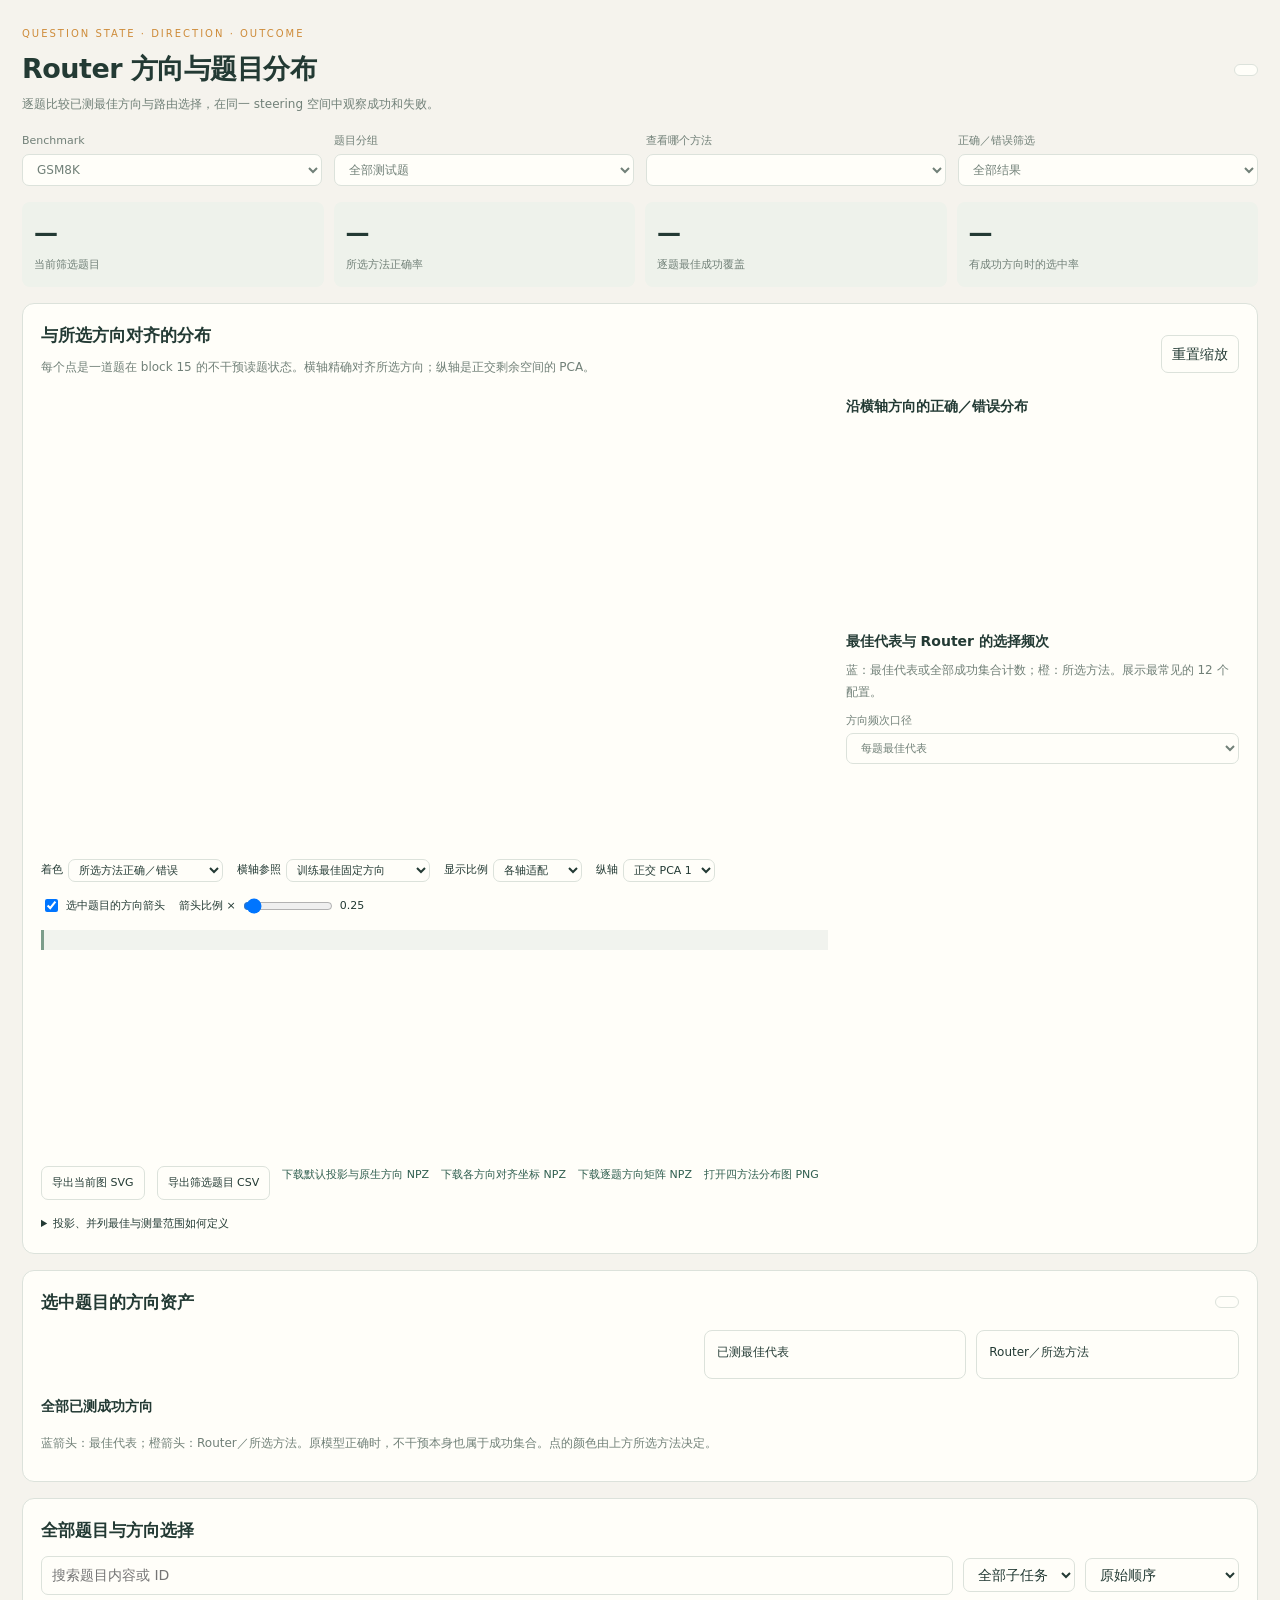
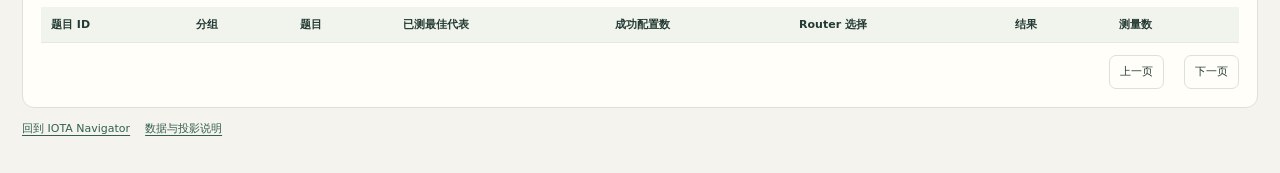
<file: network_pilot/router_atlas_page.html>
<!doctype html>
<html lang="zh-CN"><head><meta charset="utf-8"><meta name="viewport" content="width=device-width,initial-scale=1"><title>IOTA Navigator · Router 方向诊断</title>
<style>
:root{--paper:#f5f3ed;--card:#fffef9;--ink:#233a34;--muted:#718078;--line:#dce2db;--green:#2f876d;--red:#c85d55;--blue:#4b7fb6;--orange:#ce8b39}*{box-sizing:border-box}[hidden]{display:none!important}body{margin:0;background:var(--paper);color:var(--ink);font:14px/1.6 system-ui,-apple-system,"Segoe UI",sans-serif}main{max-width:1440px;margin:auto;padding:26px 22px 36px}h1{font-size:27px;margin:5px 0;font-weight:600;letter-spacing:-.5px}h2{font-size:17px;margin:0;font-weight:600}h3{font-size:14px;margin:8px 0}.eyebrow{font-size:10px;letter-spacing:2px;color:var(--orange)}.muted,.note{font-size:12px;color:var(--muted)}.note{margin:8px 0;line-height:1.8}.head,.row,.downloads{display:flex;align-items:center;justify-content:space-between;gap:15px;flex-wrap:wrap}.head{margin-bottom:18px}.pill{border:1px solid var(--line);border-radius:30px;padding:5px 11px;font-size:11px;background:var(--card)}a{color:#315f50;text-underline-offset:3px}button,input,select{font:inherit;color:inherit}button,select,input[type=search]{border:1px solid var(--line);background:var(--card);border-radius:7px;padding:7px 10px;max-width:100%}button{cursor:pointer}button:hover{border-color:#7f9d8b}button:focus-visible,select:focus-visible,input:focus-visible,a:focus-visible{outline:3px solid #a0c0b1;outline-offset:2px}button:disabled{opacity:.4;cursor:default}.toolbar{display:grid;grid-template-columns:repeat(4,minmax(0,1fr));gap:12px;align-items:end}.toolbar label,.control{display:grid;gap:4px;font-size:11px;color:var(--muted)}.toolbar select{width:100%;font-size:12px}.card{background:var(--card);border:1px solid var(--line);border-radius:12px;padding:18px;margin-top:16px}.stats{display:grid;grid-template-columns:repeat(4,minmax(0,1fr));gap:10px;margin:16px 0}.stat{background:#eef2eb;border-radius:8px;padding:12px}.stat strong{font-size:24px;display:block;font-weight:550}.stat span{font-size:11px;color:var(--muted)}.plots{display:grid;grid-template-columns:minmax(0,2fr) minmax(230px,1fr);gap:18px}.canvas-wrap{position:relative;min-width:0}canvas{display:block;width:100%;touch-action:none}.scatter{height:450px;cursor:crosshair}.histogram{height:185px}.bars{height:390px}.legend{display:flex;gap:14px;flex-wrap:wrap;font-size:11px;color:var(--muted);margin-top:10px}.legend i{display:inline-block;width:8px;height:8px;border-radius:50%;margin-right:5px}.plot-controls{display:flex;gap:14px;flex-wrap:wrap;align-items:center;font-size:11px;margin-top:12px}.plot-controls select{padding:3px 6px;font-size:11px}.plot-controls label{display:flex;gap:5px;align-items:center}.plot-controls input[type=range]{width:90px}.axis-info{background:#f1f3ee;border-left:3px solid #7c9d8b;padding:10px 13px;font-size:11px;line-height:1.8;margin:14px 0 0}.detail-grid{display:grid;grid-template-columns:1.2fr 1fr;gap:20px}.question{white-space:pre-wrap;font-size:13px;max-height:250px;overflow:auto;line-height:1.8}.result-box{display:grid;grid-template-columns:1fr 1fr;gap:10px}.result-box>div{border:1px solid var(--line);border-radius:8px;padding:12px;font-size:12px;overflow-wrap:anywhere}.result-box strong{display:block;margin:4px 0;font-size:15px}.good{color:var(--green)}.bad{color:var(--red)}.unknown{color:var(--muted)}.chips{display:flex;gap:5px;flex-wrap:wrap;max-height:140px;overflow:auto}.chip{font-size:10px;padding:4px 7px;border-radius:5px;background:#eef3ed;border:1px solid #dce4dc}.chip.chosen{outline:2px solid var(--orange)}.table-wrap{overflow:auto;margin-top:12px;max-height:480px}table{border-collapse:collapse;width:100%;font-size:11px;min-width:750px}th{position:sticky;top:0;background:#f1f4ed;text-align:left;white-space:nowrap}td,th{border-bottom:1px solid #e6e9e2;padding:9px 10px}tr[data-id]{cursor:pointer}tr.selected{background:#eaf1e9}tr:hover{background:#f1f4ee}td.question-cell{max-width:270px;overflow:hidden;text-overflow:ellipsis;white-space:nowrap}.table-tools{display:flex;gap:10px;align-items:center;flex-wrap:wrap}.table-tools input{flex:1;min-width:160px}.page-tools{display:flex;align-items:center;gap:10px;justify-content:end;margin-top:12px;font-size:11px}.tooltip{position:fixed;z-index:20;pointer-events:none;background:#203b32;color:white;border-radius:7px;padding:9px 12px;font-size:11px;white-space:pre-line;max-width:310px;box-shadow:0 5px 24px #203b3225}.downloads{font-size:11px;justify-content:start;margin-top:12px}.status{color:#986533}.status.complete{color:var(--green)}.explain{font-size:11px;line-height:1.9}.explain summary{cursor:pointer}.export-menu{display:flex;gap:12px;flex-wrap:wrap;font-size:11px;margin-top:12px}
@media(max-width:950px){.plots{grid-template-columns:1fr}.detail-grid{grid-template-columns:1fr}.toolbar{grid-template-columns:1fr 1fr}.bars{height:330px}.scatter{height:430px}.stats strong{font-size:21px}}
@media(max-width:550px){main{padding:18px 10px}.card{padding:13px}.stats{grid-template-columns:1fr 1fr}h1{font-size:23px}.result-box{grid-template-columns:1fr}.scatter{height:370px}.toolbar{gap:8px}.note{font-size:11px}.head{gap:7px}}
</style></head><body><main>
<div class="head"><div><div class="eyebrow">QUESTION STATE · DIRECTION · OUTCOME</div><h1>Router 方向与题目分布</h1><div class="muted">逐题比较已测最佳方向与路由选择，在同一 steering 空间中观察成功和失败。</div></div><span class="pill" id="modelLabel"></span></div>
<section class="card" id="advantageExperiment" hidden style="margin:0 0 20px"><div class="row"><h2>Router 改进实验 · 新留出题验证</h2><span class="pill" id="advantageExperimentStatus"></span></div><p class="note">以训练最佳固定方向为默认，分别学习修复与损伤，再决定是否换方向。主验证为新选的600道 GSM8K 题，与下方原资产的600道历史测试题不同。全部方法在相同生成批次、模型和预算下比较。</p><div class="table-wrap"><table style="min-width:650px"><thead><tr><th>新留出题</th><th>题数</th><th>Baseline</th><th>最佳固定</th><th>原状态 Router</th><th>固定方向回退 Router</th></tr></thead><tbody id="advantageExperimentRows"></tbody></table></div><p class="note" id="advantageExperimentConclusion"></p><details class="explain"><summary>训练内验证与历史回放</summary><div id="advantageHistorical"></div><p>训练只使用原始训练题的完整109配置结果；词表、固定方向、候选配置和阈值都在训练折内选择。下方散点选择“固定方向回退 Router”时，查看的是旧方向矩阵回放，不是新盲测结果。BBH仅27道、IFEval仅5道未见题，仅作小样本补充检查。</p></details></section>
<div class="toolbar">
<label>Benchmark<select id="atlasSuite"><option value="gsm8k">GSM8K</option><option value="bbh">BBH · 三个子任务</option><option value="ifeval">IFEval · strict</option></select></label>
<label>题目分组<select id="atlasSplit"><option value="test">全部测试题</option><option value="train">训练题</option><option value="historical">旧留出题</option><option value="fresh">新增 GSM8K 盲测题</option><option value="all">全部题目</option></select></label>
<label>查看哪个方法<select id="atlasMethod"></select></label>
<label>正确／错误筛选<select id="atlasOutcome"><option value="all">全部结果</option><option value="correct">只看正确</option><option value="wrong">只看错误</option><option value="fixed">原错 → 修复</option><option value="broken">原对 → 损伤</option><option value="uncovered">109 配置均未做对</option><option value="missed">有成功方向但 router 选错</option></select></label>
</div>
<p class="note status" id="atlasProgress" role="status"></p>
<p class="note" id="methodEvidence" hidden>当前方法为本轮固定方向回退 Router。下方正确率取自历史完整方向矩阵回放；独立的新留出题生成结果见上方实验表格。</p>
<div class="stats"><div class="stat"><strong id="nQuestions">—</strong><span>当前筛选题目</span></div><div class="stat"><strong id="nAccuracy">—</strong><span>所选方法正确率</span></div><div class="stat"><strong id="nCoverage">—</strong><span>逐题最佳成功覆盖</span></div><div class="stat"><strong id="nHit">—</strong><span>有成功方向时的选中率</span></div></div>
<section class="card"><div class="row"><div><h2>与所选方向对齐的分布</h2><div class="note">每个点是一道题在 block 15 的不干预读题状态。横轴精确对齐所选方向；纵轴是正交剩余空间的 PCA。</div></div><button id="resetView">重置缩放</button></div>
<div class="plots"><div class="canvas-wrap"><canvas id="atlasScatter" class="scatter" tabindex="0" aria-label="正确错误题目散点图，点击选择题目；也可用下方表格选择"></canvas><div class="legend" id="scatterLegend"></div><div class="plot-controls">
<label>着色<select id="atlasColor"><option value="binary">所选方法正确／错误</option><option value="change">保留／修复／损伤／仍错</option><option value="best">逐题最佳代表方向</option><option value="router">Router 选择方向</option><option value="split">训练／旧测试／新测试</option></select></label>
<label>横轴参照<select id="atlasAxis"><option value="fixed">训练最佳固定方向</option><option value="best">选中题的最佳代表</option><option value="router">选中题的 Router 方向</option></select></label>
<label>显示比例<select id="atlasAspect"><option value="fit">各轴适配</option><option value="equal">真实等单位</option></select></label><label>纵轴<select id="atlasPC"><option value="1">正交 PCA 1</option><option value="2">正交 PCA 2</option></select></label>
<label><input type="checkbox" id="atlasArrows" checked>选中题目的方向箭头</label><label>箭头比例 ×<input type="range" id="arrowScale" min="0.05" max="4" step="0.05" value="0.25"><span id="arrowScaleLabel">0.25</span></label>
</div><div class="axis-info" id="axisAudit"></div></div>
<aside><h3>沿横轴方向的正确／错误分布</h3><canvas id="atlasHistogram" class="histogram" aria-label="横轴投影的正确错误直方图"></canvas><div id="distributionSummary" class="note"></div><h3 style="margin-top:20px">最佳代表与 Router 的选择频次</h3><div class="note">蓝：最佳代表或全部成功集合计数；橙：所选方法。展示最常见的 12 个配置。</div><label class="control">方向频次口径<select id="atlasBarMode"><option value="representative">每题最佳代表</option><option value="all">每题全部成功配置</option></select></label><canvas id="atlasBars" class="bars" aria-label="逐题最佳代表和 Router 选择频次"></canvas></aside></div>
<div class="export-menu"><button id="exportScatter">导出当前图 SVG</button><button id="exportRows">导出筛选题目 CSV</button><a id="downloadProjection" download>下载默认投影与原生方向 NPZ</a><a id="downloadAxes" download>下载各方向对齐坐标 NPZ</a><a id="downloadMatrix" download>下载逐题方向矩阵 NPZ</a><a id="downloadFigure" target="_blank">打开四方法分布图 PNG</a></div>
<details class="explain" style="margin-top:14px"><summary>投影、并列最佳与测量范围如何定义</summary><p>这是约束 PCA，不是把自由 PCA 的第一轴改名。默认令 u 为当前 benchmark 训练集上最佳固定配置的实际有符号单位向量，也可切换为选中题的最佳代表或 Router 方向，x=(h−训练均值)·u。先移除 u 分量，再仅用训练题拟合剩余 PCA；默认模式下测试题只做投影，不参与选轴；切到选中题的最佳方向时，参照方向使用了该题评分，属于事后诊断，剩余 PCA 仍只在训练题上拟合。坐标未白化。“各轴适配”分别缩放横纵轴便于观察窄分布，刻度保留真实数值；“真实等单位”保持相同单位比例，适合比较向量角度。箭头是实际注入向量在这组坐标中的投影，可放大显示；它不是生成轨迹或因果解释。</p><p>二元评分下通常有多个并列成功配置。“最佳代表”按该题成功集合中训练支持最多的配置选取；全部成功配置在下方显示。所有 109 配置均失败时不编造成功方向。未测全的测试题只显示已观测成功方向，不能当作完整最佳集合。</p><p>完整测试遍历属于使用答案／检查器的事后诊断。Router 权重及选择沿用 state-geometry-router-v1，未用本次最佳方向重新训练。完成后图中正确／错误按本次匹配批次的方向遍历回放；训练题沿用原始完整测量。它不替代先前的独立盲测报告。BBH 只含三个子任务；Router 可能还使用末层等特征；本图只展示与 steering 同层的题目状态投影，不是 Router 的全部输入。本模块绑定 Qwen3.5-0.8B，与 Search 的其他模型分别记录。</p></details>
</section>
<section class="card" id="selectedQuestion"><div class="row"><h2>选中题目的方向资产</h2><span class="pill" id="selectedId"></span></div><div class="detail-grid" style="margin-top:14px"><div><div class="note" id="selectedMeta"></div><div class="question" id="selectedText"></div><div class="note" id="selectedTarget"></div></div><div><div class="result-box"><div>已测最佳代表<strong id="selectedBest"></strong><span id="selectedBestNote"></span></div><div>Router／所选方法<strong id="selectedRouter"></strong><span id="selectedResult"></span></div></div><div class="note" id="selectedCoordinates"></div></div></div><h3 id="successTitle">全部已测成功方向</h3><div class="chips" id="selectedSuccess"></div><p class="note">蓝箭头：最佳代表；橙箭头：Router／所选方法。原模型正确时，不干预本身也属于成功集合。点的颜色由上方所选方法决定。</p></section>
<section class="card"><div class="row"><h2>全部题目与方向选择</h2><span class="muted" id="tableCount"></span></div><div class="table-tools" style="margin-top:12px"><input id="atlasSearch" type="search" placeholder="搜索题目内容或 ID" aria-label="搜索题目"><select id="atlasTask" aria-label="子任务筛选"><option value="all">全部子任务</option></select><select id="atlasSort" aria-label="表格排序"><option value="original">原始顺序</option><option value="wrong">错误优先</option><option value="missed">错过成功方向优先</option><option value="few">成功方向最少优先</option></select></div><div class="table-wrap"><table><thead><tr><th>题目 ID</th><th>分组</th><th>题目</th><th>已测最佳代表</th><th>成功配置数</th><th>Router 选择</th><th>结果</th><th>测量数</th></tr></thead><tbody id="atlasTable"></tbody></table></div><div class="page-tools"><button id="previousPage">上一页</button><span id="pageInfo"></span><button id="nextPage">下一页</button></div></section>
<div class="downloads"><a href="index.html#capabilities" target="_top">回到 IOTA Navigator</a><a href="assets/router-atlas/README.md" target="_blank">数据与投影说明</a></div>
</main><div id="atlasTooltip" class="tooltip" hidden></div>
<script id="routerAtlasData" type="application/json">__ROUTER_ATLAS_DATA__</script><script src="router_atlas.js?v=20261017-3"></script>
</body></html>
</file>
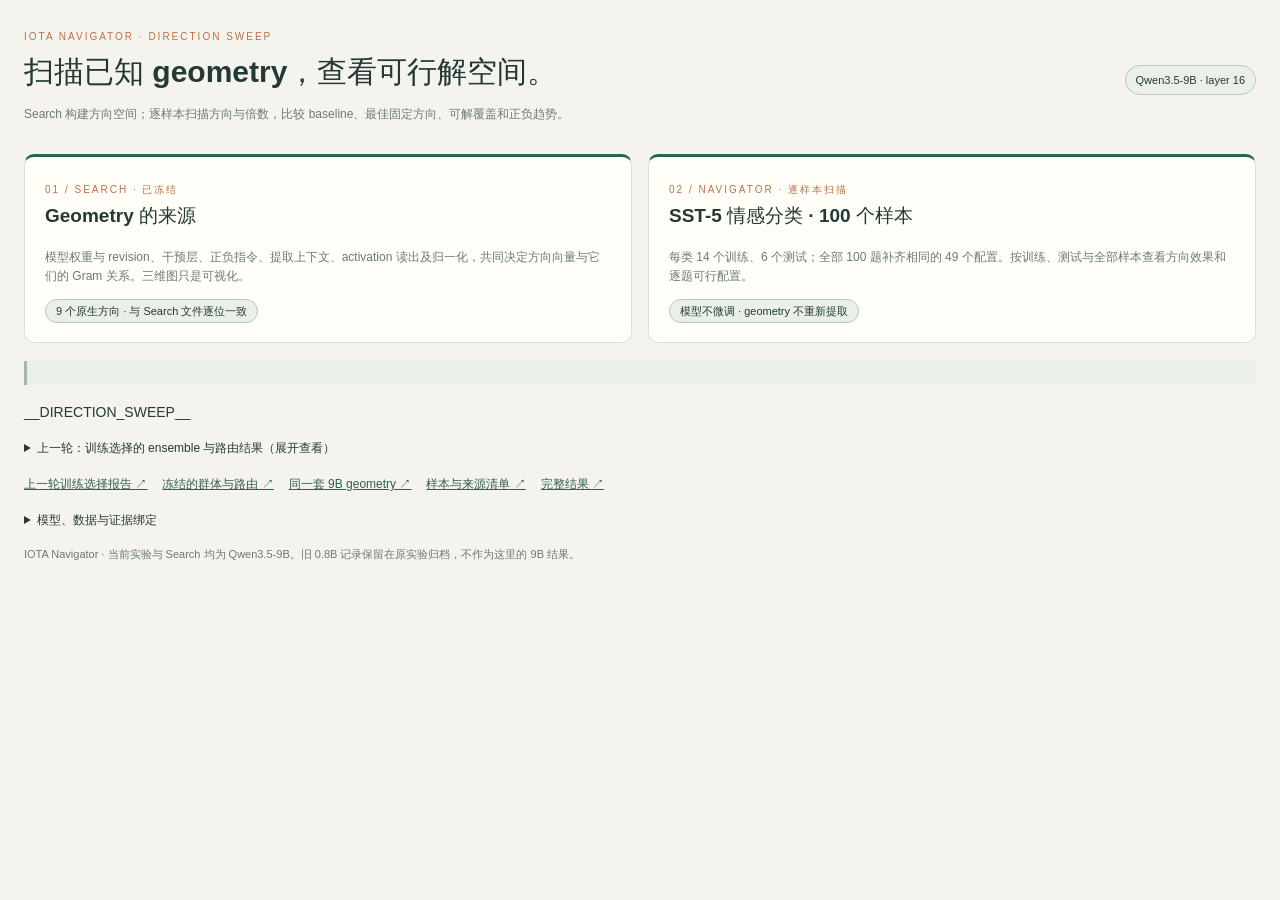
<file: network_pilot/sentiment_navigator_page.html>
<!doctype html>
<html lang="zh-CN"><head><meta charset="utf-8"><meta name="viewport" content="width=device-width,initial-scale=1"><title>IOTA Navigator · Qwen3.5-9B</title>
<style>
:root{--paper:#f5f3ed;--card:#fffef9;--ink:#233a34;--muted:#6c7a72;--line:#dddeda;--green:#315f50;--orange:#bf7148}*{box-sizing:border-box}[hidden]{display:none!important}body{margin:0;background:var(--paper);color:var(--ink);font:14px/1.65 -apple-system,BlinkMacSystemFont,"Segoe UI",sans-serif}main{max-width:1380px;margin:auto;padding:24px}a{color:var(--green)}button,select,input{font:inherit;color:inherit}button{cursor:pointer}select,input{padding:8px;border:1px solid var(--line);border-radius:6px;background:var(--card)}h1,h2,h3,p{margin-top:0}h1{font-size:30px;font-weight:550;margin-bottom:8px}h2{font-size:19px;font-weight:550}h3{font-size:15px}.muted{color:var(--muted)}.small{font-size:12px}.kicker{font-size:10px;letter-spacing:2px;color:var(--orange)}.row{display:flex;align-items:center;justify-content:space-between;gap:16px;flex-wrap:wrap}.chip{font-size:11px;border:1px solid #b7cbbd;padding:5px 10px;border-radius:20px;background:#eaf0e9}.flow,.metrics,.columns{display:grid;gap:16px;margin:18px 0}.flow{grid-template-columns:1fr 1fr}.metrics{grid-template-columns:repeat(4,1fr)}.columns{grid-template-columns:1fr 1.2fr}.card{background:var(--card);border:1px solid var(--line);border-radius:10px;padding:20px}.flow .card{border-top:3px solid var(--green)}.metric strong{display:block;font-size:26px;font-weight:550}.metric span{font-size:11px;color:var(--muted)}.note{padding:12px 16px;border-left:3px solid #a2b7a6;background:#eaf0e9;font-size:12px;margin:16px 0}.tablewrap{overflow:auto}table{border-collapse:collapse;width:100%;font-size:12px}th,td{text-align:left;padding:10px 9px;border-bottom:1px solid var(--line);white-space:nowrap}th{color:var(--muted);font-weight:500}tr.selected{background:#eaf0e9}tbody tr[data-id]{cursor:pointer}tbody tr[data-id]:hover{background:#f0f1e9}.scores{font-variant-numeric:tabular-nums}.geometry{display:grid;grid-template-columns:140px 1fr;gap:12px}.axes{display:flex;flex-direction:column;gap:5px}.axes button{border:0;background:transparent;text-align:left;padding:6px;font-size:12px;border-radius:4px}.axes button.active{background:#dce9dd}.heatmap{display:grid;grid-template-columns:repeat(9,1fr);gap:3px;aspect-ratio:1}.heatmap button{border:0;border-radius:3px;font-size:9px;min-width:0;padding:0}.heatmap button:focus-visible{outline:2px solid var(--ink)}.member{margin:12px 0;padding:12px;border:1px solid var(--line);border-radius:7px}.bar{display:flex;gap:4px;align-items:center;margin-top:5px;font-size:11px}.bar b{width:75px;font-weight:400;color:var(--muted)}.bar i{height:6px;background:var(--green);border-radius:4px;display:block}.text{white-space:pre-wrap;word-break:break-word;font-size:13px}.filters{display:flex;gap:10px;margin-bottom:15px;flex-wrap:wrap}.filters input{flex:1;min-width:160px}details{margin-top:15px}summary{cursor:pointer;font-size:12px}.evidence{display:flex;gap:15px;flex-wrap:wrap;font-size:12px;margin:16px 0}footer{padding:14px 0;color:var(--muted);font-size:11px}.positive{color:#315f50}.negative{color:#a24d35}@media(max-width:850px){.columns{grid-template-columns:1fr}.metrics{grid-template-columns:1fr 1fr}}@media(max-width:520px){main{padding:16px 12px}.flow{grid-template-columns:1fr}.card{padding:15px}.geometry{grid-template-columns:100px 1fr}.axes button{font-size:10px}.heatmap button{font-size:8px}h1{font-size:25px}th,td{padding:8px 6px}.metric strong{font-size:23px}}
.card,.heatmap{min-width:0}.geometry{grid-template-columns:140px minmax(0,1fr)}.heatmap{width:100%;grid-template-columns:repeat(9,minmax(0,1fr));grid-template-rows:repeat(9,minmax(0,1fr))}.heatmap button{min-height:0;line-height:1}select{max-width:100%}@media(max-width:520px){.geometry{grid-template-columns:100px minmax(0,1fr)}}
</style></head><body><main>
<div class="row"><div><span class="kicker">IOTA NAVIGATOR · DIRECTION SWEEP</span><h1>扫描已知 geometry，查看可行解空间。</h1><p class="muted small">Search 构建方向空间；逐样本扫描方向与倍数，比较 baseline、最佳固定方向、可解覆盖和正负趋势。</p></div><span class="chip" id="modelBadge">Qwen3.5-9B · layer 16</span></div>
<div class="flow"><section class="card"><span class="kicker">01 / SEARCH · 已冻结</span><h2>Geometry 的来源</h2><p class="small muted">模型权重与 revision、干预层、正负指令、提取上下文、activation 读出及归一化，共同决定方向向量与它们的 Gram 关系。三维图只是可视化。</p><span class="chip">9 个原生方向 · 与 Search 文件逐位一致</span></section><section class="card"><span class="kicker">02 / NAVIGATOR · 逐样本扫描</span><h2>SST-5 情感分类 · 100 个样本</h2><p class="small muted">每类 14 个训练、6 个测试；全部 100 题补齐相同的 49 个配置。按训练、测试与全部样本查看方向效果和逐题可行配置。</p><span class="chip">模型不微调 · geometry 不重新提取</span></section></div>
<div id="progress" class="note" role="status"></div>
__DIRECTION_SWEEP__
<details id="priorExperiment" class="scan-prior"><summary>上一轮：训练选择的 ensemble 与路由结果（展开查看）</summary>
<section class="metrics"><div class="card metric"><strong>70 / 30</strong><span>训练 / 独立测试样本</span></div><div class="card metric"><strong id="agents">49</strong><span>预先定义的候选 geometry 配置</span></div><div class="card metric"><strong id="baselineScore">—</strong><span>零干预原模型 · 测试准确率</span></div><div class="card metric"><strong id="selectedScore">—</strong><span>训练选择的方案 · 测试准确率</span></div></section>
<section id="routerAtlas" class="card"><div class="row"><div><span class="kicker">EVALUATION / TRAIN → FREEZE → TEST</span><h2>训练选择与测试结果分开阅读</h2></div><span class="chip" id="selectedPolicy">等待训练完成</span></div><p class="small muted">方案由训练集内的五折 OOF 准确率选择；同分优先更少 agent，再比较 NLL。表格不按测试成绩选择赢家。</p><div class="tablewrap"><table id="scores"><thead><tr><th>方案</th><th>Agent 数</th><th>训练 OOF</th><th>全训练集拟合</th><th>测试准确率</th><th>测试正确 / 总数</th></tr></thead><tbody></tbody></table></div><p class="small muted" style="margin:12px 0 0">30 个测试样本中，一题约为 3.33 个百分点。本页是小样本试验，不代表标准全量 SST-5 分数或全局最优保证。</p></section>
<div class="columns"><section class="card"><span class="kicker">GEOMETRY / FIXED BASIS</span><h2>九方向的真实 Gram 关系</h2><p class="small muted">点击格子查看方向余弦。Navigator 可以使用未通过行为认证的候选方向，但不会把准确率收益当作概念认证。</p><div class="geometry"><div id="axes" class="axes"></div><div id="gram" class="heatmap" aria-label="九方向余弦矩阵"></div></div><p id="geometryNote" class="small muted"></p></section><section class="card"><div class="row"><div><span class="kicker">TEAM / SELECTED ON TRAINING ONLY</span><h2>群体成员与干预配置</h2></div><select id="policySelect" aria-label="选择群体方案"></select></div><p id="teamNote" class="small muted"></p><div id="members"></div><details><summary>组合与路由如何工作</summary><p class="small muted">候选池含原模型、九个方向的 ±1× / ±2× 和十二个预定义混合配置。群体使用加权类别概率；路由群体从输入在九个已知方向上的 activation 投影预测成员效用，再分配权重。参数全部来自训练集。多方向配置沿用最大方向投影约束。</p></details></section></div>
<section class="card"><span class="kicker">HOLDOUT / PER-ITEM EVIDENCE</span><h2>逐题检查：输入、标签与各固定方案的预测</h2><div class="filters"><input id="query" placeholder="搜索测试样本内容或 ID" aria-label="搜索测试样本"><select id="correctFilter" aria-label="筛选正确与错误"><option value="all">全部结果</option><option value="wrong">选定方案答错</option><option value="right">选定方案答对</option></select></div><div class="tablewrap"><table id="items"><thead><tr><th>样本 ID</th><th>真实类别</th><th>方案预测</th><th>结果</th><th>评论摘要</th></tr></thead><tbody></tbody></table></div><div id="itemDetail" class="note" hidden></div></section>
</details>
<div class="evidence"><a href="assets/navigator9b/RESULTS.md">上一轮训练选择报告 ↗</a><a href="assets/navigator9b/frozen-policies.json">冻结的群体与路由 ↗</a><a href="assets/navigator9b/search-geometry.npz">同一套 9B geometry ↗</a><a href="assets/navigator9b/dataset-manifest.json">样本与来源清单 ↗</a><a href="assets/navigator9b/summary.json">完整结果 ↗</a></div><details><summary>模型、数据与证据绑定</summary><pre id="binding" class="text small"></pre><p class="small muted">类别预测使用相同提示下 A–E 五个单 token 的模型概率，FP32、关闭 TF32，并核查批量与逐条评分的一致性。没有使用 LLM judge。原训练选择实验未用测试标签选 agent；当前全扫描的可解覆盖与事后最佳配置使用真实标签进行分析。模型预训练是否见过公开数据无法排除。</p></details>
<footer>IOTA Navigator · 当前实验与 Search 均为 Qwen3.5-9B。旧 0.8B 记录保留在原实验归档，不作为这里的 9B 结果。</footer>
</main><script id="navigatorData" type="application/json">__NAVIGATOR_DATA__</script><script>
'use strict';
const D=JSON.parse(document.getElementById('navigatorData').textContent),$=id=>document.getElementById(id),S=D.summary;
const NAMES={baseline:'原模型 · 零干预',best_single:'训练选择的单 Agent',uniform_3:'预定义三 Agent 等权',team_3:'训练选择的三 Agent 群体',team_5:'训练选择的五 Agent 群体',router_3_1:'Geometry 路由群体 · λ=1',router_3_10:'Geometry 路由群体 · λ=10',router_3_100:'Geometry 路由群体 · λ=100'};
const LABELS=['很负面','负面','中性','正面','很正面'];
const percent=x=>(100*x).toFixed(1)+'%';
function node(tag,text,cls){const n=document.createElement(tag);if(text!==undefined)n.textContent=text;if(cls)n.className=cls;return n}
function cell(row,text){row.append(node('td',text))}
const phases={queued:'等待 GPU',loading_model:'加载 Qwen3.5-9B',training_measurements:'测量训练集候选配置',training_policy_selection:'在 70 个训练样本内选择群体与路由',test_predictions:'方案已冻结，正在预测独立测试样本',complete:'真实实验已完成'};
$('progress').textContent=D.sweep?'全方向扫描完成：100 题 × 49 个配置。当前为标签可见的可行性分析；原训练选择实验保留在下方。':D.complete?'上一轮训练选择实验已完成；完整方向扫描正在补齐。':(phases[D.status.phase]||D.status.phase)+(D.status.total?' · '+D.status.completed+' / '+D.status.total:'')+'；完成后刷新此页查看结果。';
$('binding').textContent=JSON.stringify({model:D.binding.model.model,revision:D.binding.model.revision,layer_index:D.binding.model.layer_index,hidden_size:D.binding.model.hidden_size,geometry_sha256:D.binding.geometry_sha256,protocol_sha256:D.binding.protocol_sha256,source:D.manifest.source_url,seed:D.manifest.seed,numerical_audit:S?.numerical_audit},null,2);
const nodes=D.geometry.nodes;
for(const [i,c] of nodes.entries()){const b=node('button',c.name);b.onclick=()=>{for(const button of $('axes').children)button.classList.remove('active');b.classList.add('active');$('geometryNote').textContent=c.name+' · '+c.id+' · '+(c.certified?'原 Search 行为检查已通过':'原 Search 行为检查未认证');};$('axes').append(b);for(const [j,other] of nodes.entries()){const v=D.geometry.gram[i][j],square=node('button',v.toFixed(1));square.style.background=v>=0?'rgba(49,95,80,'+(.08+.8*Math.abs(v))+')':'rgba(191,113,72,'+(.08+.8*Math.abs(v))+')';square.style.color=Math.abs(v)>.65?'white':'#233a34';square.title=c.name+' × '+other.name+' = '+v.toFixed(5);square.setAttribute('aria-label',square.title);square.onclick=()=>$('geometryNote').textContent=c.name+' × '+other.name+'：余弦 '+v.toFixed(5);$('gram').append(square)}}
let policy=S?.selected||'baseline';
function renderMembers(){const target=$('members');target.replaceChildren();if(!S){target.append(node('p','训练尚未完成，暂不展示未验证的群体。','small muted'));return}const p=S.policies[policy];$('teamNote').textContent=p.router?'输入的 geometry 投影决定每个样本的成员权重；下面为成员筛选阶段的参考权重；点击逐题样本可查看实际动态权重。':'各成员的类别概率按以下权重组合，模型与提示完全相同。';p.members.forEach((index,j)=>{const a=S.actions[index],card=node('div',undefined,'member');card.append(node('strong',a.id+' · 权重 '+p.weights[j].toFixed(3)));const active=a.coefficients.map((v,k)=>[v,nodes[k]]).filter(([v])=>v!==0);if(!active.length)card.append(node('p','零干预原模型','small muted'));for(const [value,c] of active){const line=node('div',undefined,'bar');line.append(node('b',c.name),node('span',(value>0?'+':'')+value.toFixed(2)+'×'));const bar=node('i');bar.style.width=Math.abs(value)*45+'px';bar.style.background=value<0?'#bf7148':'#315f50';line.append(bar);card.append(line)}const info=a.intervention;card.append(node('div','方向投影上限 '+info.projection_limit.toFixed(2)+'× · 统一缩放 '+info.cap_factor.toFixed(3),'small muted'));target.append(card)})}
function renderItems(){const target=$('items').querySelector('tbody');target.replaceChildren();const query=$('query').value.toLowerCase(),filter=$('correctFilter').value;for(const row of D.rows){const pred=row.policies[policy].prediction,correct=pred===row.gold;if(query&&!((row.id+' '+row.text).toLowerCase().includes(query)))continue;if(filter==='wrong'&&correct||filter==='right'&&!correct)continue;const tr=node('tr');tr.dataset.id=row.id;cell(tr,row.id);cell(tr,LABELS[row.gold]);cell(tr,LABELS[pred]);cell(tr,correct?'正确':'错误');cell(tr,row.text.slice(0,65)+(row.text.length>65?'…':''));tr.onclick=()=>{const detail=$('itemDetail');detail.hidden=false;detail.replaceChildren(node('strong',row.id),node('p',row.text,'text'));for(const [name,value] of Object.entries(row.policies))detail.append(node('p',(NAMES[name]||name)+'：'+LABELS[value.prediction]+' · '+value.probabilities.map(v=>percent(v)).join(' / '),'small'));const selected=S.policies[policy],weights=row.routing?.[policy]?.weights||selected.weights;detail.append(node('strong','当前方案的成员贡献'));selected.members.forEach((index,j)=>{const a=row.agents[String(index)];detail.append(node('p',S.actions[index].id+' · 实际权重 '+weights[j].toFixed(3)+' · 成员预测 '+LABELS[a.prediction]+' · '+a.probabilities.map(v=>percent(v)).join(' / '),'small'))})};target.append(tr)}}
if(S){$('agents').textContent=S.actions.length;$('baselineScore').textContent=percent(S.test_metrics.baseline.accuracy);$('selectedScore').textContent=percent(S.test_metrics[S.selected].accuracy);$('selectedPolicy').textContent='训练选择：'+NAMES[S.selected];for(const cv of S.cv){const option=node('option',NAMES[cv.name]);option.value=cv.name;$('policySelect').append(option);const tr=node('tr');if(cv.name===S.selected)tr.className='selected';cell(tr,NAMES[cv.name]);cell(tr,cv.configured_members);cell(tr,percent(cv.accuracy)+' · '+cv.correct+'/70');cell(tr,percent(S.train_metrics[cv.name].accuracy));cell(tr,percent(S.test_metrics[cv.name].accuracy));cell(tr,S.test_metrics[cv.name].correct+'/30');$('scores').querySelector('tbody').append(tr)}$('policySelect').value=policy}
$('policySelect').onchange=()=>{policy=$('policySelect').value;renderMembers();renderItems();$('itemDetail').hidden=true};$('query').oninput=renderItems;$('correctFilter').onchange=renderItems;renderMembers();renderItems();
if(location.protocol!=='file:'&&!D.complete)setTimeout(()=>{fetch('assets/navigator9b/view-data.json',{cache:'no-store'}).then(r=>r.json()).then(next=>{if(next.complete)location.reload()}).catch(()=>{})},15000);
</script></body></html>
</file>
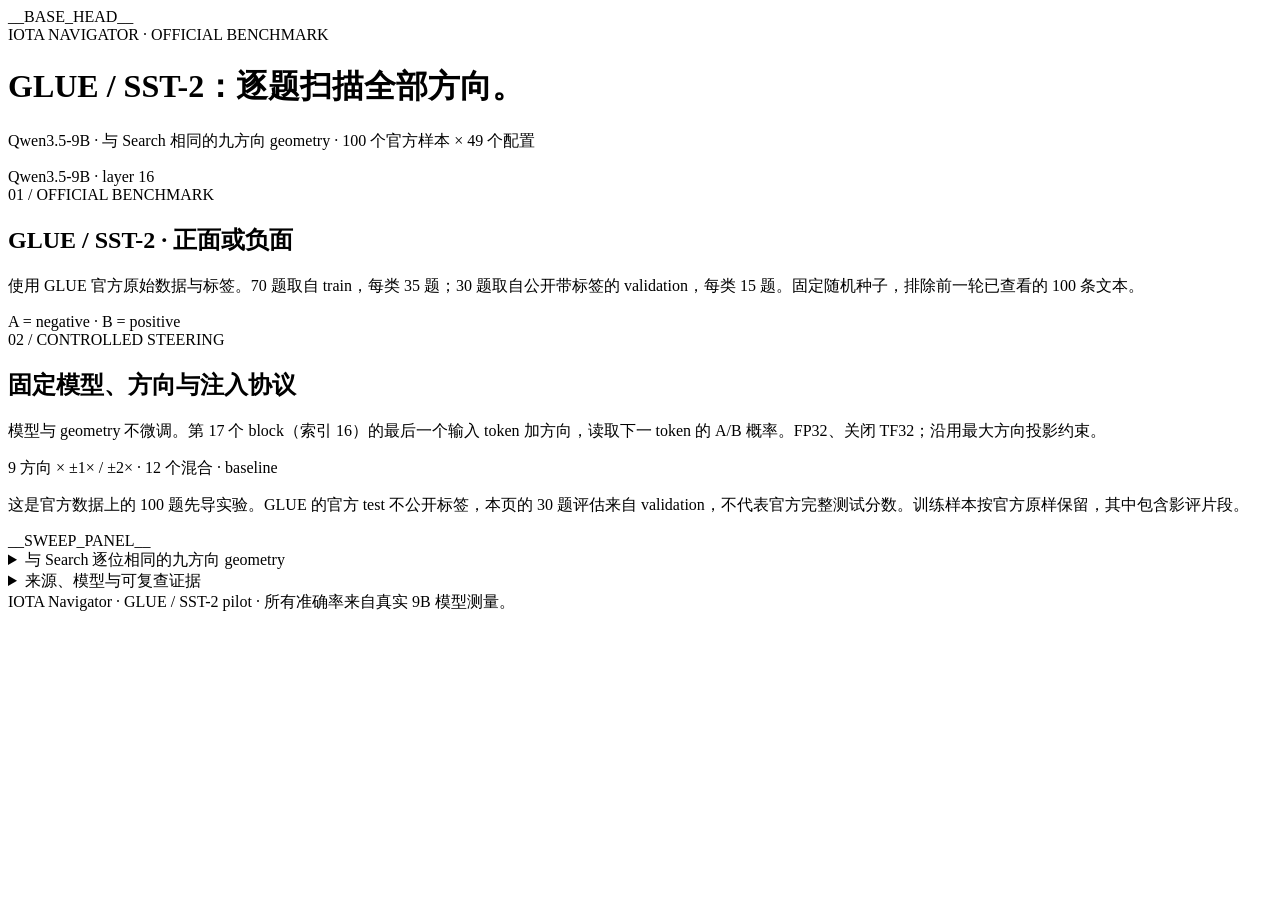
<file: network_pilot/sst2_navigator_page.html>
__BASE_HEAD__
<body><main>
<div class="row"><div><span class="kicker">IOTA NAVIGATOR · OFFICIAL BENCHMARK</span><h1>GLUE / SST-2：逐题扫描全部方向。</h1><p class="muted small">Qwen3.5-9B · 与 Search 相同的九方向 geometry · 100 个官方样本 × 49 个配置</p></div><span id="modelBadge" class="chip">Qwen3.5-9B · layer 16</span></div>
<div class="flow"><section class="card"><span class="kicker">01 / OFFICIAL BENCHMARK</span><h2>GLUE / SST-2 · 正面或负面</h2><p class="small muted">使用 GLUE 官方原始数据与标签。70 题取自 train，每类 35 题；30 题取自公开带标签的 validation，每类 15 题。固定随机种子，排除前一轮已查看的 100 条文本。</p><span class="chip">A = negative · B = positive</span></section><section class="card"><span class="kicker">02 / CONTROLLED STEERING</span><h2>固定模型、方向与注入协议</h2><p class="small muted">模型与 geometry 不微调。第 17 个 block（索引 16）的最后一个输入 token 加方向，读取下一 token 的 A/B 概率。FP32、关闭 TF32；沿用最大方向投影约束。</p><span class="chip">9 方向 × ±1× / ±2× · 12 个混合 · baseline</span></section></div>
<p class="note">这是官方数据上的 100 题先导实验。GLUE 的官方 test 不公开标签，本页的 30 题评估来自 validation，不代表官方完整测试分数。训练样本按官方原样保留，其中包含影评片段。</p>
<div id="sst2Status" class="note" role="status"></div>
<p id="sst2Format" class="small muted"></p>
__SWEEP_PANEL__
<details class="card" id="sst2Geometry"><summary>与 Search 逐位相同的九方向 geometry</summary><p class="small muted">点击格子查看原生方向间的余弦；三维显示坐标不参与评分。</p><div class="geometry"><div id="axes" class="axes"></div><div id="gram" class="heatmap" aria-label="九方向余弦矩阵"></div></div><p id="geometryNote" class="small muted"></p></details>
<details class="card"><summary>来源、模型与可复查证据</summary><pre id="binding" class="text small"></pre><div class="evidence"><a href="https://gluebenchmark.com/">GLUE 官方 ↗</a><a href="assets/navigator9b/sst2/dataset-manifest.json">样本与来源清单 ↗</a><a href="assets/navigator9b/sst2/frozen-selection.json">训练阶段冻结的单方向选择 ↗</a><a href="assets/navigator9b/sst2/audit.json">独立核算 ↗</a><a href="assets/navigator9b/sst2/test-generation.jsonl">评估集真实生成 ↗</a><a href="sst5-archive.html">SST-5 历史实验与诊断 ↗</a></div></details>
<footer>IOTA Navigator · GLUE / SST-2 pilot · 所有准确率来自真实 9B 模型测量。</footer>
</main><script id="navigatorData" type="application/json">__DATA__</script><script>
'use strict';
const D=JSON.parse(document.getElementById('navigatorData').textContent),$=id=>document.getElementById(id),nodes=D.geometry.nodes,LABELS=D.manifest.display_labels;
const percent=x=>(100*x).toFixed(1)+'%';
function node(tag,text,cls){const n=document.createElement(tag);if(text!==undefined)n.textContent=text;if(cls)n.className=cls;return n}
function cell(row,text){row.append(node('td',text))}
$('sst2Status').textContent=D.complete?'GLUE / SST-2 全部 4,900 次评分已完成，并通过独立核算。':'正在运行官方 SST-2 扫描：'+D.status.phase+(D.status.agent?' · '+D.status.split+' '+D.status.agent:'')+'。';
if(D.sweep){const f=D.sweep.format_validation;$('sst2Format').textContent='格式核查：100 题真实生成与分类预测一致 '+f.agreement_with_scored+'/100，格式无效 '+f.invalid_format+' 题；A/B 词表概率总和最低 '+percent(f.min_label_mass)+'。'}
$('binding').textContent=JSON.stringify({benchmark:D.manifest.benchmark,source:D.manifest.source_url,source_sha256:D.manifest.source_sha256,seed:D.manifest.seed,evaluation_source_split:D.manifest.evaluation_source_split,model:D.binding.model,geometry_sha256:D.binding.geometry_sha256,measurement:D.sweep?.measurement},null,2);
for(const [i,c] of nodes.entries()){const b=node('button',c.name);b.onclick=()=>{$('geometryNote').textContent=c.name+' · '+c.id};$('axes').append(b);for(const [j,other] of nodes.entries()){const v=D.geometry.gram[i][j],square=node('button',v.toFixed(1));square.style.background=v>=0?'rgba(49,95,80,'+(.08+.8*Math.abs(v))+')':'rgba(191,113,72,'+(.08+.8*Math.abs(v))+')';square.style.color=Math.abs(v)>.65?'white':'#233a34';square.title=c.name+' × '+other.name+' = '+v.toFixed(5);square.setAttribute('aria-label',square.title);square.onclick=()=>$('geometryNote').textContent=c.name+' × '+other.name+'：余弦 '+v.toFixed(5);$('gram').append(square)}}
__SWEEP_SCRIPT__
</script></body></html>
</file>
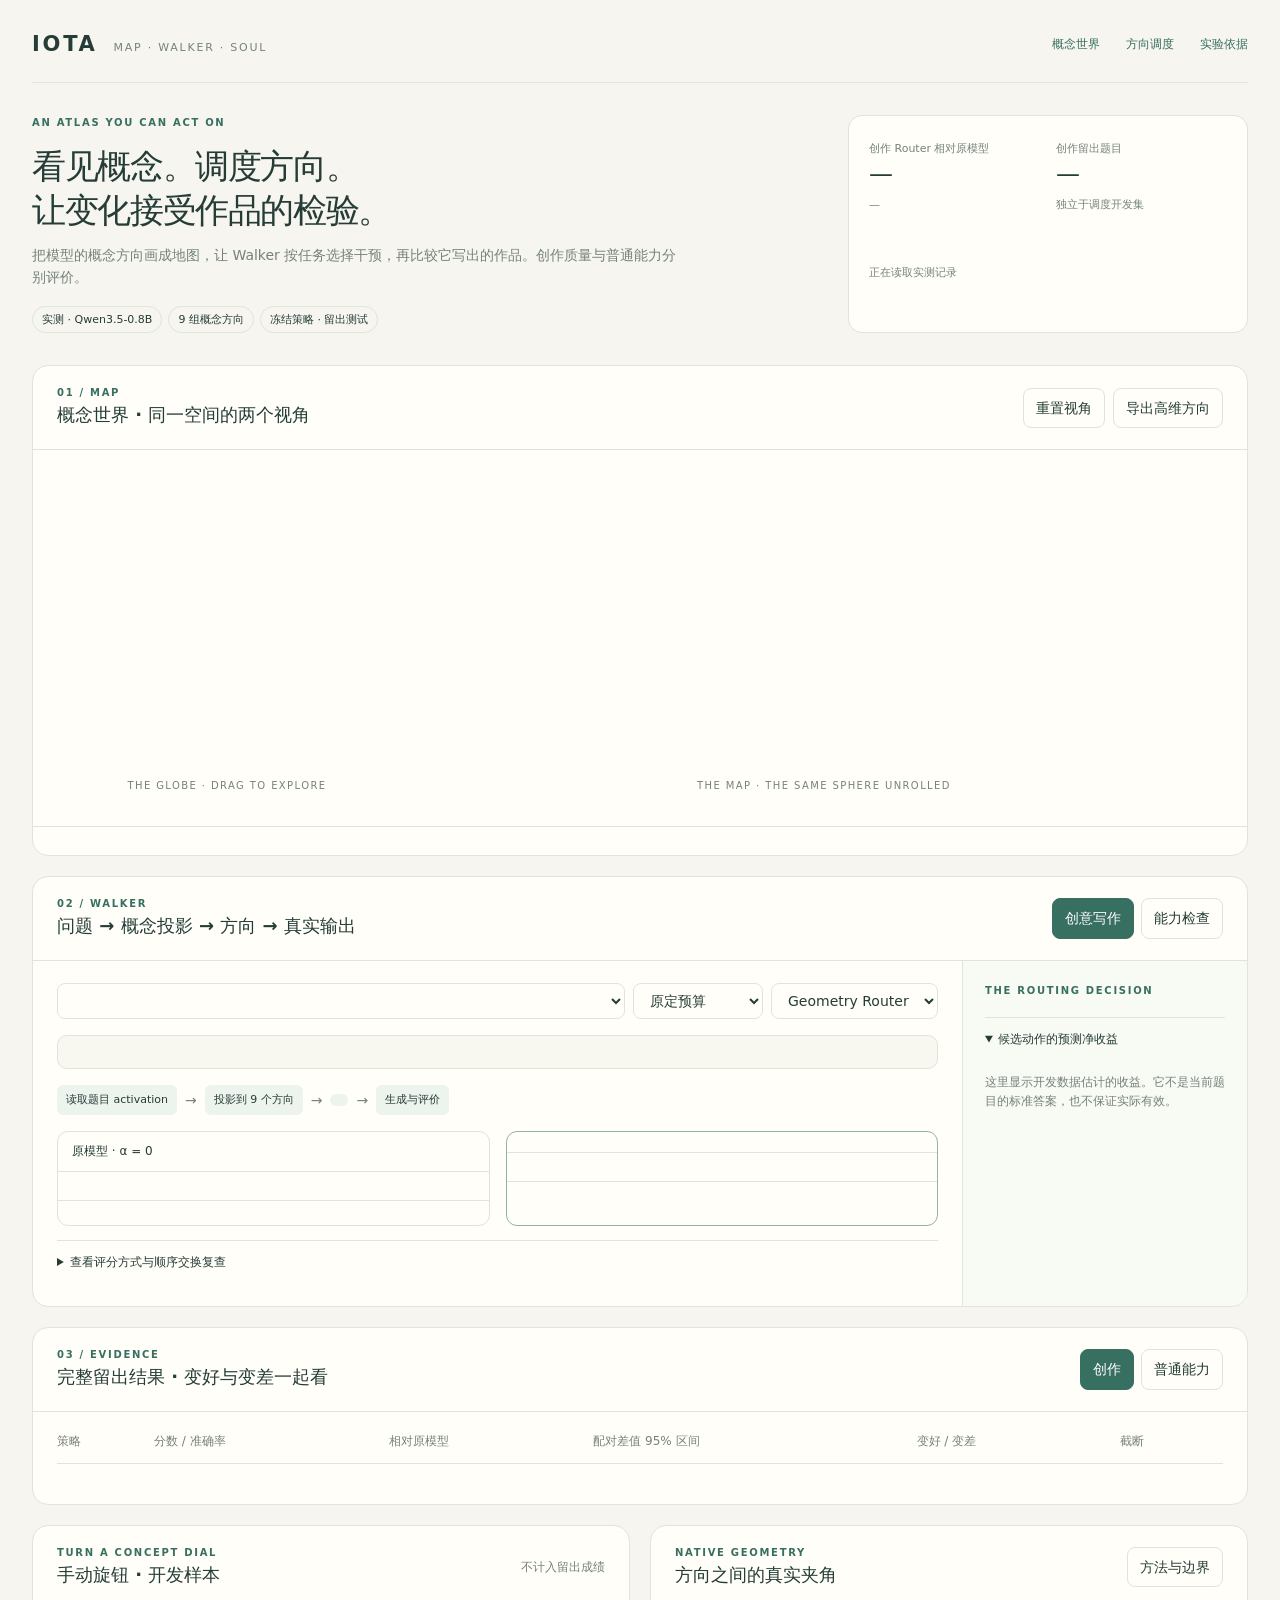
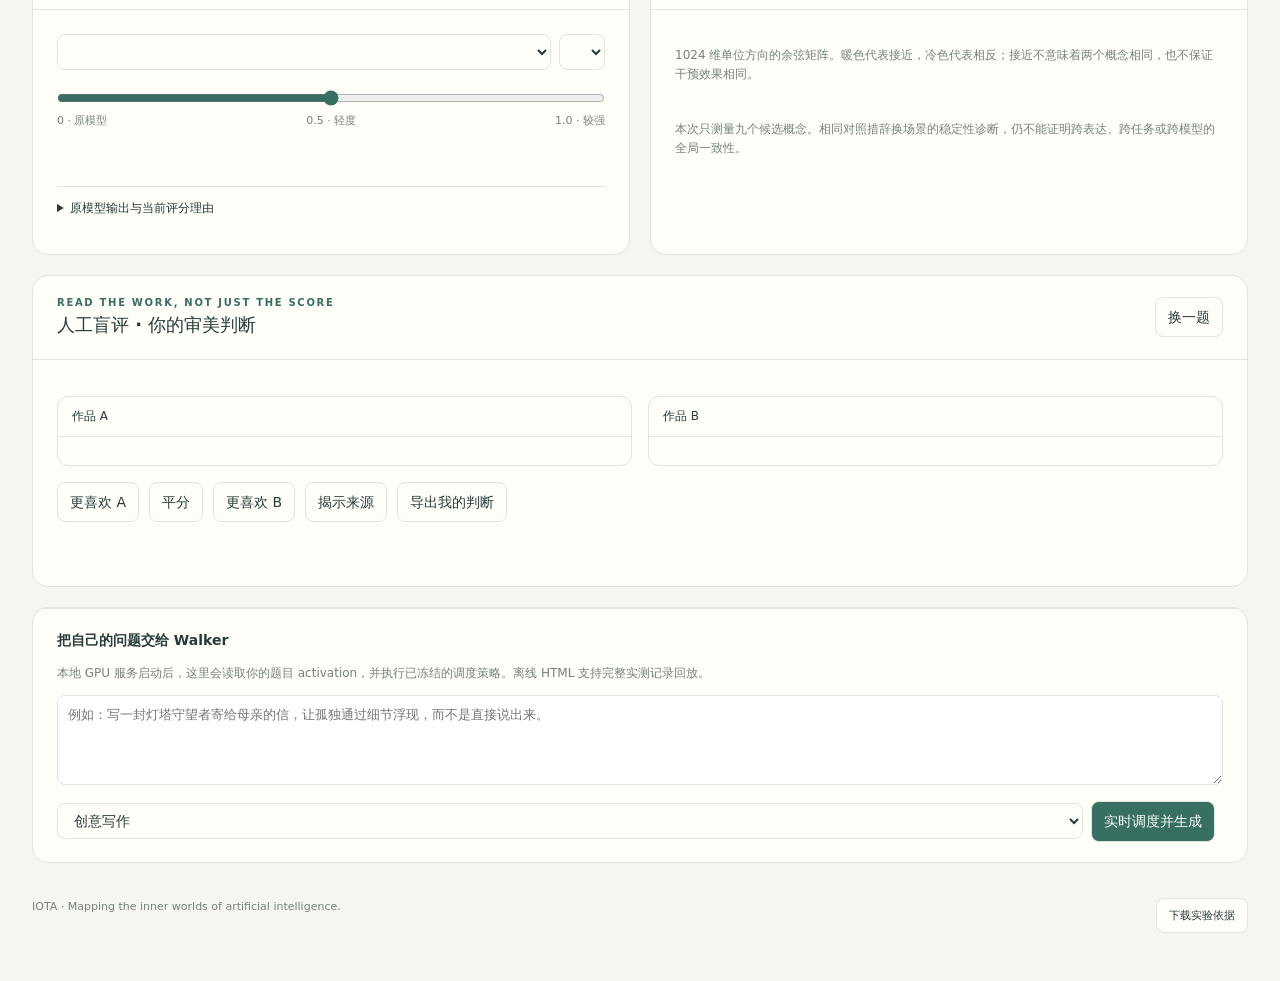
<file: steering_lab/page.html>
<!doctype html>
<html lang="zh-CN"><head><meta charset="utf-8"><meta name="viewport" content="width=device-width,initial-scale=1"><title>IOTA · Geometry Router</title>
<style>
:root{--paper:#f6f5f0;--ink:#253c37;--muted:#75827c;--line:#dfe4dc;--accent:#376f60;--card:#fffef9}*{box-sizing:border-box}[hidden]{display:none!important}body{margin:0;background:var(--paper);color:var(--ink);font:14px/1.6 Inter,"Noto Sans SC",system-ui,sans-serif}button,select,input{font:inherit}button,select{color:var(--ink);background:var(--card);border:1px solid var(--line);border-radius:8px;padding:8px 12px;cursor:pointer}button:hover{border-color:var(--accent)}button:focus-visible,select:focus-visible,input:focus-visible{outline:3px solid #87b5a5;outline-offset:3px}a{color:var(--accent)}.wrap{max-width:1320px;margin:auto;padding:28px 32px 48px}header{display:flex;align-items:center;justify-content:space-between;border-bottom:1px solid var(--line);padding-bottom:20px}.brand{font-size:21px;font-weight:650;letter-spacing:.13em}.brand small{font-size:11px;color:var(--muted);font-weight:400;letter-spacing:.16em;margin-left:16px}.nav{display:flex;gap:26px;color:var(--muted);font-size:12px}.nav a{text-decoration:none}.hero{display:grid;grid-template-columns:1fr 400px;gap:40px;padding:32px 0}.eyebrow{font-size:10px;font-weight:600;letter-spacing:.17em;color:var(--accent);text-transform:uppercase}h1{font-size:34px;line-height:1.3;letter-spacing:-.04em;font-weight:500;margin:13px 0 12px}h2{font-size:18px;font-weight:550;margin:0}h3{font-size:14px;margin:0 0 8px}.sub{color:var(--muted);max-width:650px;margin:0}.pill{display:inline-block;font-size:11px;padding:4px 9px;border:1px solid var(--line);border-radius:30px;margin-right:6px;margin-top:17px}.metricbox{border:1px solid var(--line);background:var(--card);border-radius:14px;display:grid;grid-template-columns:1fr 1fr;gap:16px;padding:20px}.metricbox strong{display:block;font-size:24px;font-weight:500;line-height:1.4}.metricbox small{font-size:11px;color:var(--muted)}.wide{grid-column:1/-1}.card{background:var(--card);border:1px solid var(--line);border-radius:16px;margin-bottom:20px;overflow:hidden}.cardhead{padding:19px 24px;display:flex;align-items:center;justify-content:space-between;border-bottom:1px solid var(--line);gap:16px}.muted{color:var(--muted)}.small{font-size:12px}.maps{display:grid;grid-template-columns:360px 1fr;padding:18px 14px 4px;gap:8px}.canvaswrap{position:relative;min-width:0}canvas{display:block;width:100%;height:310px;touch-action:none;cursor:grab}.canvaslabel{font-size:10px;letter-spacing:.14em;text-align:center;color:var(--muted)}.legend{display:flex;flex-wrap:wrap;gap:7px;padding:14px 24px}.concept{border-radius:30px;padding:5px 11px;font-size:12px}.concept.active{background:#edf3ed;border-color:var(--accent)}.swatch{display:inline-block;width:7px;height:7px;border-radius:50%;margin-right:7px}.mapfoot{display:flex;justify-content:space-between;gap:12px;padding:14px 24px;border-top:1px solid var(--line);font-size:11px;color:var(--muted)}.routegrid{display:grid;grid-template-columns:1fr 285px}.routecontent{padding:22px 24px}.routeside{padding:22px;border-left:1px solid var(--line);background:#f8faf4}.controls{display:flex;gap:8px;flex-wrap:wrap;align-items:center}select{max-width:100%}.controls select:first-child{flex:1;min-width:190px}.question{font-size:13px;white-space:pre-wrap;background:#f8f8f1;border:1px solid var(--line);padding:16px;border-radius:10px;margin:16px 0;max-height:190px;overflow:auto}.flow{display:flex;align-items:center;gap:8px;flex-wrap:wrap;margin:16px 0}.flow span{background:#edf3ed;border-radius:6px;padding:6px 9px;font-size:11px}.flow i{font-style:normal;color:var(--muted)}.answers{display:grid;grid-template-columns:1fr 1fr;gap:16px}.answer{border:1px solid var(--line);border-radius:11px;overflow:hidden}.answerhead{padding:10px 14px;border-bottom:1px solid var(--line);display:flex;justify-content:space-between;gap:8px;font-size:12px}.answerbody{padding:14px;white-space:pre-wrap;font:13px/1.8 Georgia,"Noto Serif",serif;max-height:430px;overflow:auto;margin:0;word-wrap:break-word}.answer.selected{border-color:#92b5a2}.score{font-weight:600;color:var(--accent)}.warning{font-size:11px;background:#fcf1df;color:#8b6538;padding:6px 14px}.bars{margin:18px 0}.barrow{font-size:11px;margin:9px 0}.barline{display:flex;justify-content:space-between;gap:5px}.bar{height:4px;background:#e3e8df;border-radius:4px;margin-top:4px;overflow:hidden}.bar b{display:block;height:100%;border-radius:4px}.routeaction{font-size:22px;line-height:1.3;margin:12px 0}.policytrace{font-size:11px;color:var(--muted)}details{font-size:12px;border-top:1px solid var(--line);padding:12px 0;margin-top:14px}summary{cursor:pointer}.rank{display:flex;justify-content:space-between;font-size:11px;border-bottom:1px solid var(--line);padding:6px 0;gap:10px}.tabs{display:flex;gap:7px}.tabs button.active{background:var(--accent);color:white;border-color:var(--accent)}.tablewrap{overflow:auto;padding:8px 24px 20px}table{border-collapse:collapse;width:100%;font-size:12px;white-space:nowrap}th{text-align:left;color:var(--muted);font-weight:500}th,td{padding:12px 10px;border-bottom:1px solid var(--line)}th:first-child,td:first-child{padding-left:0}tr.highlight td{background:#f0f5eb}.tinychart{width:180px;position:relative;background:#edf0e8;border-radius:6px;height:6px}.tinychart b{display:block;height:6px;border-radius:6px;background:#a3b4a3}.highlight .tinychart b{background:var(--accent)}.note{padding:0 24px 20px;color:var(--muted);font-size:11px}.two{display:grid;grid-template-columns:1fr 1fr;gap:20px}.pad{padding:24px}.knob{width:100%;accent-color:var(--accent);margin:20px 0 0}.knobticks{display:flex;justify-content:space-between;font-size:11px;color:var(--muted)}.knobinfo{margin:14px 0;font-size:12px}.gram{display:grid;gap:2px;font-size:10px;margin:18px auto;width:max-content;max-width:100%}.gramcell{width:25px;height:25px;text-align:center;line-height:25px;border-radius:3px}.blindbox{padding:24px}.blindvotes{margin-top:16px;display:flex;gap:10px;flex-wrap:wrap}.footer{font-size:11px;color:var(--muted);padding-top:15px;display:flex;justify-content:space-between;gap:20px}.rubric{font-size:11px;color:var(--muted);padding:12px 14px;border-top:1px solid var(--line)}.rubric p{margin:4px 0}.status{font-size:11px;color:var(--muted);min-height:18px}.livebox{border-top:1px solid var(--line);padding:20px 24px}.livebox textarea{width:100%;min-height:90px;border:1px solid var(--line);border-radius:8px;background:white;padding:10px;font:13px/1.6 inherit;resize:vertical}.livebox .controls{margin-top:10px}.button-primary{background:var(--accent);color:white}dialog{max-width:750px;max-height:80vh;overflow:auto;border:1px solid var(--line);border-radius:14px;padding:26px;color:var(--ink);background:var(--card)}dialog::backdrop{background:#17282266}.dialoghead{display:flex;justify-content:space-between;align-items:center}.dialogbody{font-size:13px}.dialogbody li{margin:9px 0}
@media(max-width:1000px){.hero{grid-template-columns:1fr 320px}.maps{grid-template-columns:290px 1fr}.routegrid{grid-template-columns:1fr}.routeside{border-left:0;border-top:1px solid var(--line)}.bars{display:grid;grid-template-columns:repeat(3,1fr);gap:0 18px}.two{grid-template-columns:1fr}.nav{gap:14px}}
@media(max-width:650px){.wrap{padding:18px 14px}.brand small{display:block;margin:2px 0 0;font-size:9px}.nav{gap:10px;font-size:11px}.hero{grid-template-columns:1fr;gap:20px;padding:25px 0}h1{font-size:28px}.maps{grid-template-columns:1fr}.maps canvas{height:270px}.cardhead{padding:16px;align-items:flex-start;flex-wrap:wrap}.routecontent,.routeside,.pad,.blindbox{padding:16px}.answers{grid-template-columns:1fr}.barrow{font-size:10px}.mapfoot,.footer{flex-direction:column}.legend{padding:14px}.tablewrap{padding:8px 16px 18px}.tabs button{font-size:11px;padding:6px 8px}.tinychart{width:100px}.metricbox{padding:16px}.livebox{padding:16px}}
</style></head><body><div class="wrap">
<header><div class="brand">IOTA<small>MAP · WALKER · SOUL</small></div><nav class="nav"><a href="#map">概念世界</a><a href="#walker">方向调度</a><a href="#evidence">实验依据</a></nav></header>
<section class="hero"><div><div class="eyebrow">An atlas you can act on</div><h1>看见概念。调度方向。<br>让变化接受作品的检验。</h1><p class="sub">把模型的概念方向画成地图，让 Walker 按任务选择干预，再比较它写出的作品。创作质量与普通能力分别评价。</p><span class="pill">实测 · Qwen3.5-0.8B</span><span class="pill">9 组概念方向</span><span class="pill">冻结策略 · 留出测试</span></div><div class="metricbox"><div><small>创作 Router 相对原模型</small><strong id="heroGain">—</strong><small id="heroCI">—</small></div><div><small>创作留出题目</small><strong id="heroN">—</strong><small>独立于调度开发集</small></div><div class="wide"><small id="heroConclusion">正在读取实测记录</small></div></div></section>
<section class="card" id="map"><div class="cardhead"><div><div class="eyebrow">01 / Map</div><h2>概念世界 · 同一空间的两个视角</h2></div><div class="controls"><button id="resetMap">重置视角</button><button id="exportDirection">导出高维方向</button></div></div><div class="maps"><div class="canvaswrap"><canvas id="globe" aria-label="可拖动旋转的概念球面" tabindex="0"></canvas><div class="canvaslabel">THE GLOBE · DRAG TO EXPLORE</div></div><div class="canvaswrap"><canvas id="mapCanvas" aria-label="同一球面的 Mollweide 展开地图" tabindex="0"></canvas><div class="canvaslabel">THE MAP · THE SAME SPHERE UNROLLED</div></div></div><div class="legend" id="legend"></div><div class="mapfoot"><span id="projectionNote"></span><span id="conceptNote"></span></div></section>
<section class="card" id="walker"><div class="cardhead"><div><div class="eyebrow">02 / Walker</div><h2>问题 → 概念投影 → 方向 → 真实输出</h2></div><div class="tabs" id="domainTabs"><button data-domain="creative" class="active">创意写作</button><button data-domain="objective">能力检查</button></div></div><div class="routegrid"><div class="routecontent"><div class="controls"><select id="exampleSelect" aria-label="留出测试题目"></select><select id="budgetSelect" aria-label="生成预算"><option value="standard">原定预算</option><option value="audit">扩大预算复查</option></select><select id="policySelect" aria-label="选择比较策略"><option value="geometry">Geometry Router</option><option value="fixed">固定方向</option><option value="lexical">无几何调度</option><option value="prompt">提示词增强</option><option value="random">随机方向</option></select></div><div class="question" id="question"></div><div class="flow"><span>读取题目 activation</span><i>→</i><span>投影到 9 个方向</span><i>→</i><span id="flowAction"></span><i>→</i><span>生成与评价</span></div><div class="answers"><article class="answer"><div class="answerhead"><span>原模型 · α = 0</span><span class="score" id="baseScore"></span></div><pre class="answerbody" id="baseText"></pre><div id="baseRubric" class="rubric"></div><div id="baseWarning" class="warning" hidden></div></article><article class="answer selected"><div class="answerhead"><span id="selectedTitle"></span><span class="score" id="selectedScore"></span></div><pre class="answerbody" id="selectedText"></pre><div id="selectedRubric" class="rubric"></div><div id="selectedWarning" class="warning" hidden></div></article></div><details><summary>查看评分方式与顺序交换复查</summary><p id="auditText"></p><p>创作分数来自匿名的本地 Qwen3.5-4B 四维 rubric，不代表人类审美或官方 EQ-Bench 排名。推理题用固定规则检查最终答案。两种结果均保留退化样本。</p></details></div><aside class="routeside"><div class="eyebrow">The routing decision</div><div class="routeaction" id="routeAction"></div><div class="policytrace" id="routeTrace"></div><div class="bars" id="featureBars"></div><details open><summary>候选动作的预测净收益</summary><div id="ranks"></div></details><p class="small muted">这里显示开发数据估计的收益。它不是当前题目的标准答案，也不保证实际有效。</p></aside></div></section>
<section class="card" id="evidence"><div class="cardhead"><div><div class="eyebrow">03 / Evidence</div><h2>完整留出结果 · 变好与变差一起看</h2></div><div class="tabs" id="scoreTabs"><button data-domain="creative" class="active">创作</button><button data-domain="objective">普通能力</button></div></div><div class="tablewrap"><table><thead><tr><th>策略</th><th>分数 / 准确率</th><th>相对原模型</th><th>配对差值 95% 区间</th><th>变好 / 变差</th><th>截断</th></tr></thead><tbody id="scoreTable"></tbody></table></div><div class="note" id="scoreNote"></div></section>
<div class="two"><section class="card"><div class="cardhead"><div><div class="eyebrow">Turn a concept dial</div><h2>手动旋钮 · 开发样本</h2></div><span class="small muted">不计入留出成绩</span></div><div class="pad"><div class="controls"><select id="devSelect" aria-label="开发创作样本"></select><select id="axisSelect" aria-label="旋钮概念"></select></div><input id="knob" class="knob" type="range" min="0" max="2" step="1" value="1" aria-label="方向干预强度"><div class="knobticks"><span>0 · 原模型</span><span>0.5 · 轻度</span><span>1.0 · 较强</span></div><div class="knobinfo" id="knobInfo"></div><pre class="answerbody" id="knobOutput"></pre><details><summary>原模型输出与当前评分理由</summary><pre class="answerbody" id="knobBase"></pre><p id="knobJudge"></p></details></div></section><section class="card"><div class="cardhead"><div><div class="eyebrow">Native geometry</div><h2>方向之间的真实夹角</h2></div><button id="methodButton">方法与边界</button></div><div class="pad"><p class="small muted">1024 维单位方向的余弦矩阵。暖色代表接近，冷色代表相反；接近不意味着两个概念相同，也不保证干预效果相同。</p><div id="gram" class="gram"></div><p class="small" id="gramNote"></p><p class="small muted">本次只测量九个候选概念。相同对照措辞换场景的稳定性诊断，仍不能证明跨表达、跨任务或跨模型的全局一致性。</p></div></section></div>
<section class="card"><div class="cardhead"><div><div class="eyebrow">Read the work, not just the score</div><h2>人工盲评 · 你的审美判断</h2></div><button id="blindNext">换一题</button></div><div class="blindbox"><p id="blindBrief" class="small muted"></p><div class="answers"><article class="answer"><div class="answerhead">作品 A</div><pre id="blindA" class="answerbody"></pre></article><article class="answer"><div class="answerhead">作品 B</div><pre id="blindB" class="answerbody"></pre></article></div><div class="blindvotes"><button data-vote="A">更喜欢 A</button><button data-vote="TIE">平分</button><button data-vote="B">更喜欢 B</button><button id="revealBlind">揭示来源</button><button id="exportVotes">导出我的判断</button></div><p class="status" id="blindStatus"></p></div></section>
<section class="card"><div class="livebox"><h3>把自己的问题交给 Walker</h3><p class="small muted">本地 GPU 服务启动后，这里会读取你的题目 activation，并执行已冻结的调度策略。离线 HTML 支持完整实测记录回放。</p><textarea id="liveQuestion" placeholder="例如：写一封灯塔守望者寄给母亲的信，让孤独通过细节浮现，而不是直接说出来。" aria-label="自定义任务"></textarea><div class="controls"><select id="liveDomain" aria-label="实时任务目标"><option value="creative">创意写作</option><option value="objective">推理任务</option></select><button id="liveButton" class="button-primary">实时调度并生成</button><span id="liveStatus" class="status"></span></div><div class="answers" id="liveResults" hidden style="margin-top:16px"><article class="answer"><div class="answerhead">原模型</div><pre class="answerbody" id="liveBase"></pre></article><article class="answer selected"><div class="answerhead" id="liveAction">Walker</div><pre class="answerbody" id="liveSteered"></pre></article></div></div></section>
<footer class="footer"><span>IOTA · Mapping the inner worlds of artificial intelligence.</span><span id="footerNote"></span><button id="downloadEvidence">下载实验依据</button></footer>
</div><dialog id="methodDialog"><div class="dialoghead"><h2>地图、调度与证据</h2><button id="closeMethod">关闭</button></div><div class="dialogbody"><p>这是一条真实的实验链路，不代表已经恢复完整的模型精神世界。</p><ul><li>Map：人工构造 90 对回答，读取 Qwen3.5-0.8B 第 16 个 block 的 residual；每个概念用八个场景拟合，两个换场景对照做诊断。图上的云来自实测 activation。</li><li>地图先做 3D PCA，再做球面归一化与 Mollweide 展开。它压缩了内部几何；实际干预和调度使用完整高维方向及原空间投影。</li><li>Walker：开发集扫描 19 个干预动作及 no-op；KNN 用题目在概念方向上的投影预测净收益，选择方向、强度或不干预。另有词面调度消融。</li><li>模型权重冻结；每个生成步骤在同一 residual block 加向量。没有生成持久微调模型。</li><li>创作：EQ-Bench v3 的短篇改编版，12 开发、20 留出，本地 4B judge，四维 rubric 与顺序交换偏好检查。不是官方 EQ-Bench 分数。</li><li>能力：GSM8K 和三个 BBH 子任务，共 64 开发、128 留出；是抽样协议，不是官方全量成绩。</li><li>若增益区间跨过零，或不能优于无几何调度 / 提示词，就不能声称几何带来鲁棒提升。同族 judge 的偏好可能被开发优化放大。</li></ul><p id="methodMetadata"></p><p><a href="../RESEARCH.md" target="_blank" rel="noopener">研究来源与算法选择</a></p></div></dialog>
<script id="experimentData" type="application/json">__EVIDENCE__</script>
<script>
'use strict';
const D=JSON.parse(document.getElementById('experimentData').textContent),$=id=>document.getElementById(id);
const names={baseline:'原模型',fixed:'固定方向',geometry:'Geometry Router',lexical:'无几何调度',prompt:'提示词增强',random:'随机方向'}, actions=new Map(D.actions.map(a=>[a.id,a]));
let budget='standard';const dataset=k=>budget==='audit'&&D.budget_audit?D.budget_audit[k]:D[k];let domain='creative',scoreDomain='creative',selectedConcept='imagery',yaw=.3,pitch=-.14,exampleIndex=0,blindIndex=0,blindSwap=false;
const pct=n=>n===null?'缺失':(n*100).toFixed(1)+'%',pp=n=>(n>=0?'+':'')+(n*100).toFixed(1)+' pp',label=id=>actions.get(id)?.label||id;
const safeSet=(id,text)=>$(id).textContent=text;function option(select,value,text){const o=document.createElement('option');o.value=value;o.textContent=text;select.append(o)}
function download(obj,name){const u=URL.createObjectURL(new Blob([JSON.stringify(obj,null,2)],{type:'application/json'}));const a=document.createElement('a');a.href=u;a.download=name;a.click();setTimeout(()=>URL.revokeObjectURL(u),2000)}
const gs=D.creative.stats.find(s=>s.policy==='geometry');safeSet('heroGain',pp(gs.delta));safeSet('heroN',D.creative.total+' 题');safeSet('heroCI','95% 区间 '+gs.delta_ci.map(pp).join(' ~ '));
safeSet('heroConclusion',gs.delta_ci[0]>0?'这个小样本出现正向评分变化；独立审美与跨体裁泛化仍需验证。':'当前证据尚不能确认鲁棒提升。读作品，也看退化与对照基线。');
safeSet('projectionNote','实测 PCA → 球面 → 展开 · 3D 方差解释 '+pct(D.atlas.variance_explained));safeSet('footerNote',D.calls.saved_generation_settings+' 个真实生成设置 · 单模型探索性实验');
safeSet('methodMetadata','权重 revision: '+D.atlas.model.revision+' · 层索引 '+D.atlas.model.layer_index+' · 协议 hash '+D.protocol_sha256);
for(const c of D.atlas.concepts){const b=document.createElement('button');b.className='concept';b.dataset.concept=c.id;const s=document.createElement('span');s.className='swatch';s.style.background=c.color;b.append(s,document.createTextNode(c.name));b.onclick=()=>{selectedConcept=c.id;$('axisSelect').value=c.id;updateConcept();renderKnob();drawMaps()};$('legend').append(b);option($('axisSelect'),c.id,c.name)}
function updateConcept(){for(const b of $('legend').children)b.classList.toggle('active',b.dataset.concept===selectedConcept);const c=D.atlas.concepts.find(c=>c.id===selectedConcept);safeSet('conceptNote',c.name+' · '+c.low+' → '+c.high+' · 换场景对照 cos '+c.heldout_context_cosine.toFixed(3));safeSet('gramNote',c.name+' 与其他方向的关系可通过色块查看；点击概念可切换旋钮。')}
function unit(v){const n=Math.hypot(...v)||1;return v.map(x=>x/n)}function rotate(v){const [x,y,z]=v,xc=x*Math.cos(yaw)+z*Math.sin(yaw),zc=-x*Math.sin(yaw)+z*Math.cos(yaw);return[xc,y*Math.cos(pitch)-zc*Math.sin(pitch),y*Math.sin(pitch)+zc*Math.cos(pitch)]}
function lonlat(v){const u=unit(v);return[Math.atan2(u[0],u[2]),Math.asin(Math.max(-1,Math.min(1,u[1])))]}
function moll(lon,lat){let t=lat;if(Math.abs(lat)>Math.PI/2-.0001)t=Math.sign(lat)*Math.PI/2;else for(let i=0;i<12;i++){const den=2+2*Math.cos(2*t);if(Math.abs(den)<1e-7)break;t-=(2*t+Math.sin(2*t)-Math.PI*Math.sin(lat))/den}return[2*Math.SQRT2/Math.PI*lon*Math.cos(t),Math.SQRT2*Math.sin(t)]}
function canvasContext(id){const c=$(id),r=c.getBoundingClientRect();if(r.width<60||r.height<60)return null;const dpr=Math.min(window.devicePixelRatio||1,2);c.width=Math.round(r.width*dpr);c.height=Math.round(r.height*dpr);const ctx=c.getContext('2d');ctx.scale(dpr,dpr);return{ctx,w:r.width,h:r.height}}
function arrow(ctx,a,b,color){ctx.strokeStyle=color;ctx.fillStyle=color;ctx.lineWidth=1.8;ctx.beginPath();ctx.moveTo(...a);ctx.lineTo(...b);ctx.stroke();const ang=Math.atan2(b[1]-a[1],b[0]-a[0]);ctx.beginPath();ctx.moveTo(...b);ctx.lineTo(b[0]-7*Math.cos(ang-.4),b[1]-7*Math.sin(ang-.4));ctx.lineTo(b[0]-7*Math.cos(ang+.4),b[1]-7*Math.sin(ang+.4));ctx.closePath();ctx.fill()}
function drawMaps(){for(const id of ['globe','mapCanvas']){const context=canvasContext(id);if(!context)continue;const {ctx,w,h}=context,isGlobe=id==='globe',cx=w/2,cy=h/2,r=Math.min(w*.43,h*.43),sx=(w-45)/(4*Math.SQRT2),sy=(h-60)/(2*Math.SQRT2);
const project=v=>{if(isGlobe){const t=rotate(unit(v));return[cx+r*t[0],cy-r*t[1],t[2]]}const [a,b]=moll(...lonlat(v));return[cx+a*sx,cy-b*sy,1]};
ctx.fillStyle='#f7f8f6';ctx.strokeStyle='#a6b1a9';ctx.lineWidth=1;ctx.beginPath();if(isGlobe)ctx.arc(cx,cy,r,0,Math.PI*2);else ctx.ellipse(cx,cy,2*Math.SQRT2*sx,Math.SQRT2*sy,0,0,Math.PI*2);ctx.fill();ctx.stroke();
ctx.save();ctx.beginPath();if(isGlobe)ctx.arc(cx,cy,r,0,Math.PI*2);else ctx.ellipse(cx,cy,2*Math.SQRT2*sx,Math.SQRT2*sy,0,0,Math.PI*2);ctx.clip();
ctx.strokeStyle='#d9dfdb';ctx.lineWidth=.7;for(let lat=-60;lat<=60;lat+=30){ctx.beginPath();let started=false;for(let lon=-180;lon<=180;lon+=3){const la=lat*Math.PI/180,lo=lon*Math.PI/180,p=project([Math.cos(la)*Math.sin(lo),Math.sin(la),Math.cos(la)*Math.cos(lo)]);if(isGlobe&&p[2]<0){started=false;continue}if(!started){ctx.moveTo(p[0],p[1]);started=true}else ctx.lineTo(p[0],p[1])}ctx.stroke()}for(let lon=-180;lon<=180;lon+=45){ctx.beginPath();let started=false;for(let lat=-89;lat<=89;lat+=3){const la=lat*Math.PI/180,lo=lon*Math.PI/180,p=project([Math.cos(la)*Math.sin(lo),Math.sin(la),Math.cos(la)*Math.cos(lo)]);if(isGlobe&&p[2]<0){started=false;continue}if(!started){ctx.moveTo(p[0],p[1]);started=true}else ctx.lineTo(p[0],p[1])}ctx.stroke()}
const annot=[];for(const c of D.atlas.concepts){const selected=c.id===selectedConcept;ctx.fillStyle=c.color;for(const p of c.points){const xy=project(p.xyz);ctx.globalAlpha=isGlobe&&xy[2]<0?.12:selected?.85:.45;ctx.beginPath();ctx.arc(xy[0],xy[1],selected?3:2,0,Math.PI*2);ctx.fill();if(p.split==='validation'){ctx.strokeStyle=c.color;ctx.beginPath();ctx.arc(xy[0],xy[1],4.5,0,Math.PI*2);ctx.stroke()}}ctx.globalAlpha=1;
const centers=['negative','positive'].map(p=>{const pts=c.points.filter(x=>x.pole===p&&x.split==='fit');return[0,1,2].map(j=>pts.reduce((sum,x)=>sum+x.xyz[j],0)/pts.length)});const [a,b]=centers.map(project);if(!isGlobe||b[2]>=0){ctx.globalAlpha=selected?1:.5;arrow(ctx,a,b,c.color);ctx.globalAlpha=1;ctx.strokeStyle=c.color;ctx.lineWidth=selected?2:1;ctx.beginPath();ctx.arc(b[0],b[1],selected?8:5,0,Math.PI*2);ctx.stroke();annot.push({x:b[0],y:b[1],text:c.name,color:c.color,selected})}}
const e=dataset(domain).examples[exampleIndex];if(e){const p=project(e.xyz);ctx.fillStyle='#253c37';ctx.globalAlpha=isGlobe&&p[2]<0?.3:1;ctx.beginPath();ctx.moveTo(p[0],p[1]-6);ctx.lineTo(p[0]+5,p[1]+4);ctx.lineTo(p[0]-5,p[1]+4);ctx.closePath();ctx.fill();ctx.globalAlpha=1;annot.push({x:p[0],y:p[1],text:'当前题目',color:'#253c37',selected:true})}ctx.restore();
if(!isGlobe){const placed=[];annot.sort((a,b)=>Number(b.selected)-Number(a.selected));for(const a of annot){ctx.font=(a.selected?'600 ':'')+'11px system-ui';const tw=ctx.measureText(a.text).width;let x=Math.max(12,Math.min(w-tw-12,a.x+9)),y=Math.max(18,Math.min(h-10,a.y-8));for(let i=0;i<22&&placed.some(p=>Math.abs(p.y-y)<14&&x<p.x+p.tw+7&&x+tw+7>p.x);i++)y=Math.max(15,Math.min(h-8,a.y+(i%2?1:-1)*Math.ceil((i+1)/2)*15));ctx.strokeStyle=a.color+'77';ctx.lineWidth=.6;ctx.beginPath();ctx.moveTo(a.x,a.y);ctx.lineTo(x,y-3);ctx.stroke();ctx.fillStyle='#fffef9dd';ctx.fillRect(x-3,y-11,tw+6,15);ctx.fillStyle=a.color;ctx.fillText(a.text,x,y);placed.push({x,y,tw})}}
}}
let drag=null;$('globe').onpointerdown=e=>{drag=[e.clientX,e.clientY];$('globe').setPointerCapture(e.pointerId)};$('globe').onpointermove=e=>{if(!drag)return;yaw+=(e.clientX-drag[0])*.008;pitch=Math.max(-1.2,Math.min(1.2,pitch+(e.clientY-drag[1])*.008));drag=[e.clientX,e.clientY];drawMaps()};$('globe').onpointerup=()=>drag=null;$('globe').onkeydown=e=>{if(['ArrowLeft','ArrowRight','ArrowUp','ArrowDown'].includes(e.key)){e.preventDefault();yaw+=(e.key==='ArrowRight'?.12:e.key==='ArrowLeft'?-.12:0);pitch+=(e.key==='ArrowDown'?.12:e.key==='ArrowUp'?-.12:0);drawMaps()}};$('resetMap').onclick=()=>{yaw=.3;pitch=-.14;drawMaps()};
function rubric(id,r){$(id).replaceChildren();if(r.judge){const j=r.judge;const p=document.createElement('p');p.textContent='遵循 '+j.faithfulness+' · 连贯 '+j.coherence+' · 原创 '+j.originality+' · 文笔 '+j.craft;$(id).append(p);const reason=document.createElement('p');reason.textContent=j.reason||'';$(id).append(reason)}else $(id).textContent='最终答案：'+(r.extracted??'未解析')+' · '+r.new_tokens+' tokens'}
function populateExamples(){const s=$('exampleSelect');s.replaceChildren();dataset(domain).examples.forEach((e,i)=>option(s,i,(i+1)+'. '+(e.title||e.task+' · '+e.source_index)));exampleIndex=0;s.value=0}
function renderExample(){const e=dataset(domain).examples[exampleIndex],p=$('policySelect').value,base=e.results.baseline,r=e.results[p];safeSet('question',e.question);safeSet('baseText',base.text);safeSet('selectedText',r.text);safeSet('baseScore',pct(base.score));safeSet('selectedScore',pct(r.score));safeSet('selectedTitle',names[p]+' · '+label(r.action));rubric('baseRubric',base);rubric('selectedRubric',r);for(const [id,x] of [['baseWarning',base],['selectedWarning',r]]){$(id).hidden=!x.truncated;$(id).textContent='达到生成长度上限；截断已计入结果。'}safeSet('flowAction',label(r.action));safeSet('routeAction',label(e.results.geometry.action));safeSet('routeTrace','开发邻域 '+e.trace.neighbors.length+' 题 · 预测增益 '+pp(e.trace.predicted_gain)+' · 选择阈值 '+pp(e.trace.margin));
$('featureBars').replaceChildren();D.atlas.concepts.forEach((c,i)=>{const v=e.features[i],d=document.createElement('div');d.className='barrow';const l=document.createElement('div');l.className='barline';const s=document.createElement('span');s.textContent=c.name;const n=document.createElement('span');n.textContent=v.toFixed(3);l.append(s,n);const bar=document.createElement('div');bar.className='bar';const b=document.createElement('b');b.style.width=Math.min(100,Math.abs(v)*300)+'%';b.style.background=c.color;bar.append(b);d.append(l,bar);$('featureBars').append(d)});
$('ranks').replaceChildren();const bank=D.policies[domain].action_ids;e.trace.utility.map((v,i)=>({v,i})).sort((a,b)=>b.v-a.v).slice(0,5).forEach(x=>{const d=document.createElement('div');d.className='rank';const a=document.createElement('span');a.textContent=label(bank[x.i]);const b=document.createElement('span');b.textContent=pp(x.v);d.append(a,b);$('ranks').append(d)});
const audit=domain==='creative'?D.creative.pair_audit.records.find(x=>x.id===e.id):null;safeSet('auditText',audit?'匿名评判，两次交换作品顺序：'+audit.winners.join(' / ')+'。'+(audit.order_consistent?'两次映射后的偏好一致。':'两次偏好有顺序分歧或无法解析。'):'此题为确定规则判分，未做审美偏好评价。');const act=actions.get(e.results.geometry.action);if(act?.concept&&D.atlas.concepts.some(c=>c.id===act.concept)){selectedConcept=act.concept;updateConcept()}drawMaps()}
$('budgetSelect').hidden=!D.budget_audit;$('budgetSelect').onchange=()=>{budget=$('budgetSelect').value;const g=dataset('creative').stats.find(s=>s.policy==='geometry');safeSet('heroGain',pp(g.delta));safeSet('heroCI','95% 区间 '+g.delta_ci.map(pp).join(' ~ '));safeSet('heroConclusion',budget==='audit'?'同批测试题的事后预算复查；策略和路由未重新调参。':g.delta_ci[0]>0?'小样本正向变化仍需独立验证。':'当前证据尚不能确认鲁棒提升。');populateExamples();renderExample();renderScores()};$('exampleSelect').onchange=()=>{exampleIndex=Number($('exampleSelect').value);renderExample()};$('policySelect').onchange=renderExample;
for(const b of $('domainTabs').children)b.onclick=()=>{domain=b.dataset.domain;for(const x of $('domainTabs').children)x.classList.toggle('active',x===b);populateExamples();renderExample()};
function renderScores(){const data=dataset(scoreDomain);$('scoreTable').replaceChildren();for(const s of data.stats){const tr=document.createElement('tr');if(s.policy==='geometry')tr.className='highlight';for(const text of [s.name,pct(s.mean),pp(s.delta),s.delta_ci.map(pp).join(' ~ '),s.improved+' / '+s.worsened,pct(s.truncation_rate)]){const td=document.createElement('td');td.textContent=text;tr.append(td)}const bar=document.createElement('div');bar.className='tinychart';const fill=document.createElement('b');fill.style.width=(s.mean*100)+'%';bar.append(fill);tr.children[1].append(bar);$('scoreTable').append(tr)}safeSet('scoreNote',(budget==='audit'?'同批题目 1024-token 事后复查，非新留出测试；冻结路由保持不变。 ':'')+(scoreDomain==='creative'?'短篇改编 EQ-Bench v3；同族 4B judge 的四维平均分，非官方分数。':'GSM8K + BBH 三个子任务；抽样最终答案准确率，非全量官方分数。')+' 完整配对 '+data.complete_case_count+'/'+data.total+' 题。区间按题目重采样，不包含 judge 偏差或跨分布不确定性。')}
for(const b of $('scoreTabs').children)b.onclick=()=>{scoreDomain=b.dataset.domain;for(const x of $('scoreTabs').children)x.classList.toggle('active',x===b);renderScores()};
const devCreative=D.dev_examples.filter(e=>e.kind==='creative');devCreative.forEach((e,i)=>option($('devSelect'),i,e.title||e.id));$('axisSelect').value=selectedConcept;
function renderKnob(){const e=devCreative[Number($('devSelect').value)],c=$('axisSelect').value,strength=[0,.5,1][Number($('knob').value)],action=strength===0?'none':c+':'+(strength===1?'1.0':'0.5'),r=e.variants.find(v=>v.action===action),base=e.variants.find(v=>v.action==='none');safeSet('knobInfo',label(action)+' · 开发评分 '+pct(r.score)+' · 原模型 '+pct(base.score)+' · 同一问题、同一系统提示');safeSet('knobOutput',r.text);safeSet('knobBase',base.text);safeSet('knobJudge',r.judge?.reason||'');selectedConcept=c;updateConcept();drawMaps()}
$('knob').oninput=renderKnob;$('axisSelect').onchange=renderKnob;$('devSelect').onchange=renderKnob;
const gram=$('gram');gram.style.gridTemplateColumns='repeat(10,25px)';const cell=(text,bg,title)=>{const d=document.createElement('div');d.className='gramcell';d.textContent=text;d.style.background=bg||'transparent';d.title=title||'';gram.append(d)};cell('');D.atlas.concepts.forEach((c,i)=>cell(i+1,'',c.name));D.atlas.concepts.forEach((c,i)=>{cell(i+1,'',c.name);D.atlas.concepts.forEach((other,j)=>{const v=D.atlas.gram[i][j];cell(v.toFixed(1),v>=0?'rgba(211,166,100,'+Math.abs(v)*.55+')':'rgba(89,157,173,'+Math.abs(v)*.55+')',c.name+' ↔ '+other.name+': '+v.toFixed(4))})});
let votes=[];try{votes=JSON.parse(localStorage.getItem('iota-creative-votes')||'[]')}catch{}
function renderBlind(){const e=D.creative.examples[blindIndex];blindSwap=(Number(e.source_index)%2===0);const a=blindSwap?e.results.geometry:e.results.baseline,b=blindSwap?e.results.baseline:e.results.geometry;safeSet('blindBrief',e.question);safeSet('blindA',a.text);safeSet('blindB',b.text);safeSet('blindStatus','匿名作品比较；尚未提交人工判断。')}
for(const b of document.querySelectorAll('[data-vote]'))b.onclick=()=>{const e=D.creative.examples[blindIndex];votes.push({id:e.id,winner:b.dataset.vote,a_policy:blindSwap?'geometry':'baseline',b_policy:blindSwap?'baseline':'geometry',protocol_sha256:D.protocol_sha256,recorded_at:new Date().toISOString()});try{localStorage.setItem('iota-creative-votes',JSON.stringify(votes))}catch{}safeSet('blindStatus','已记录你的判断；保存在当前浏览器，可导出。')};$('blindNext').onclick=()=>{blindIndex=(blindIndex+1)%D.creative.examples.length;renderBlind()};$('revealBlind').onclick=()=>safeSet('blindStatus','A：'+(blindSwap?'Geometry Router':'原模型')+'；B：'+(blindSwap?'原模型':'Geometry Router')+'。');$('exportVotes').onclick=()=>download(votes,'iota-human-blind-review.json');
$('methodButton').onclick=()=>$('methodDialog').showModal();$('closeMethod').onclick=()=>$('methodDialog').close();$('downloadEvidence').onclick=()=>download(D,'iota-experiment-evidence.json');$('exportDirection').onclick=()=>{const c=D.atlas.concepts.find(c=>c.id===selectedConcept);download({model:D.atlas.model,concept:c.id,direction:c.native_direction,dimension:D.atlas.model.hidden_size,scale:D.atlas.scale,intervention:D.atlas.model.intervention,protocol_sha256:D.protocol_sha256},'iota-'+c.id+'-direction.json')};
let busy=false;$('liveButton').onclick=async()=>{if(busy)return;const q=$('liveQuestion').value.trim();if(!q){safeSet('liveStatus','先输入一个任务。');return}busy=true;$('liveButton').disabled=true;safeSet('liveStatus','正在测量与生成…');try{const response=await fetch('/api/route',{method:'POST',headers:{'Content-Type':'application/json'},body:JSON.stringify({question:q,domain:$('liveDomain').value})});const r=await response.json();if(!response.ok)throw new Error(r.error||'服务不可用');safeSet('liveBase',r.baseline.text);safeSet('liveSteered',r.steered.text);safeSet('liveAction',label(r.action));$('liveResults').hidden=false;safeSet('liveStatus','实测完成 · 预测增益 '+pp(r.trace.predicted_gain)+'；自定义题目未做 benchmark 评分。')}catch(e){safeSet('liveStatus','需要启动本地 GPU 服务才能实时生成。离线实测回放仍可使用。')}finally{busy=false;$('liveButton').disabled=false}};
window.addEventListener('resize',drawMaps);populateExamples();updateConcept();renderExample();renderScores();renderKnob();renderBlind();
</script></body></html>
</file>
